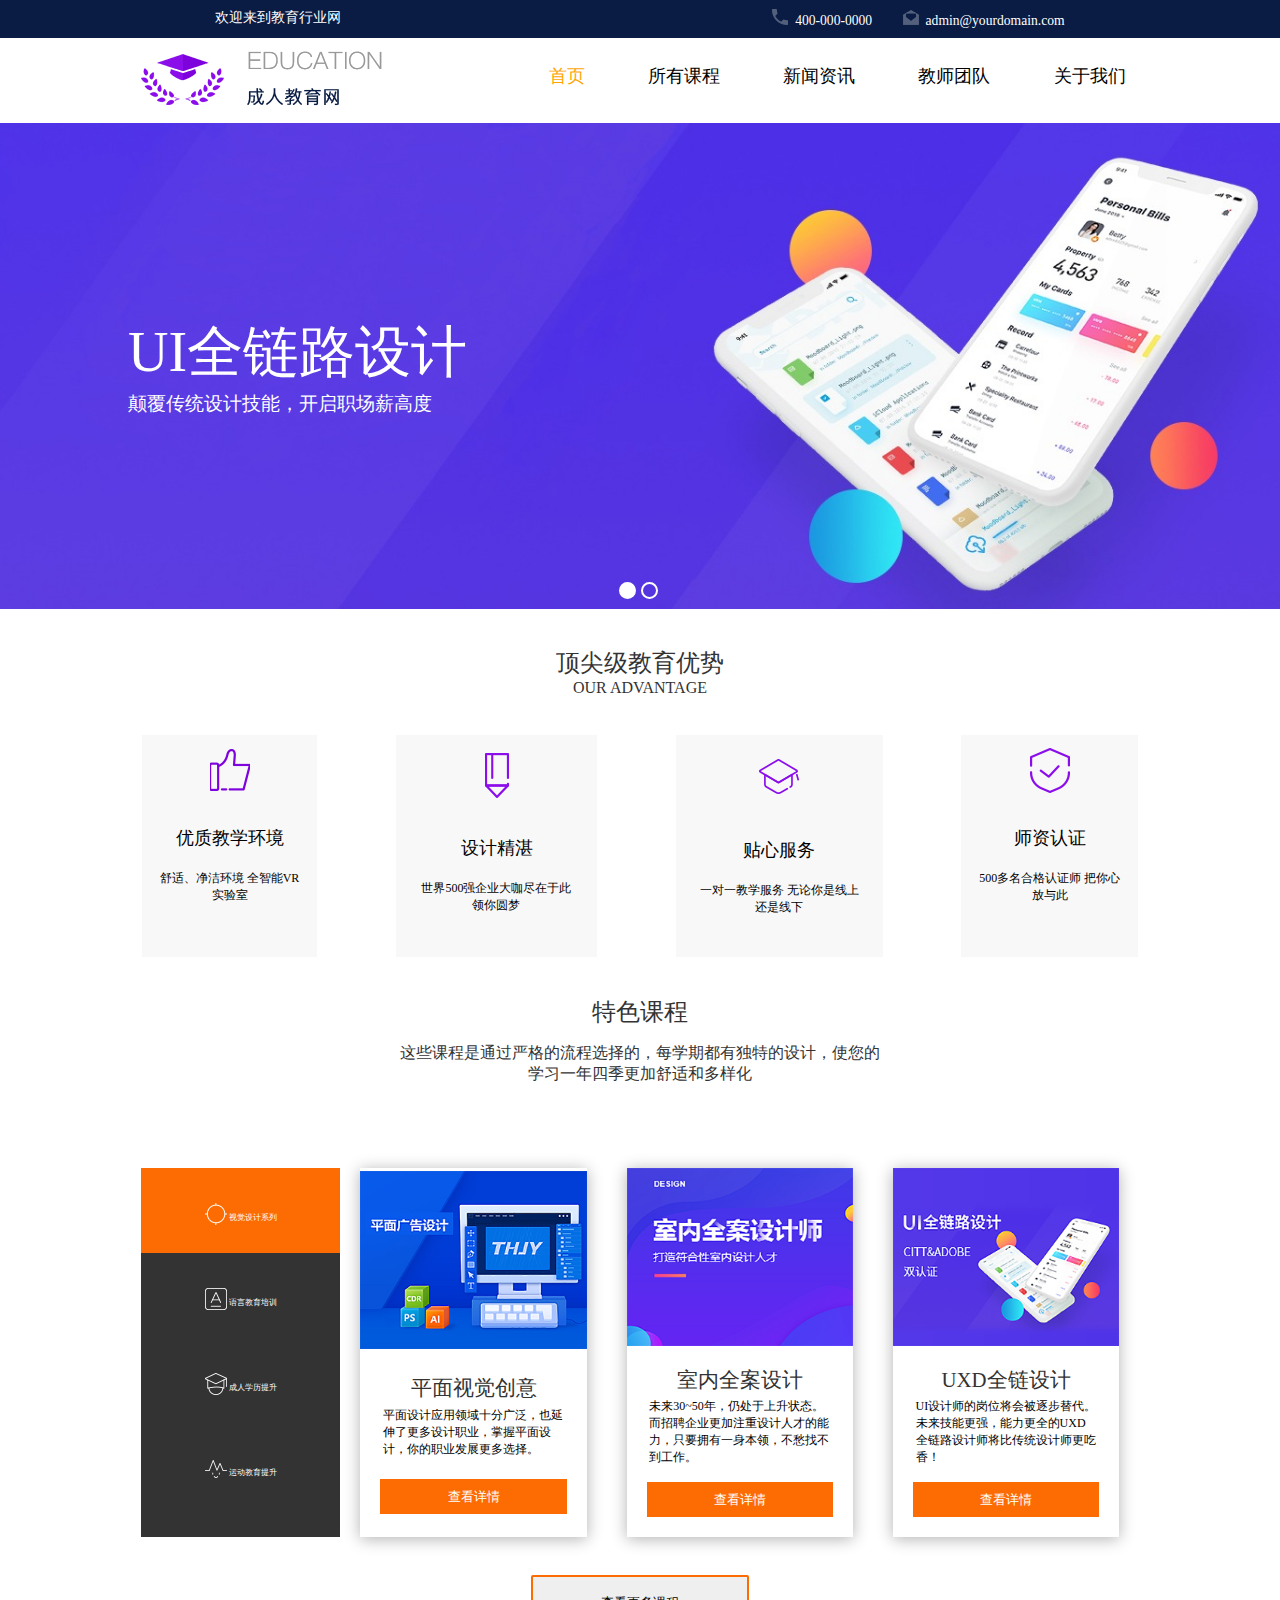
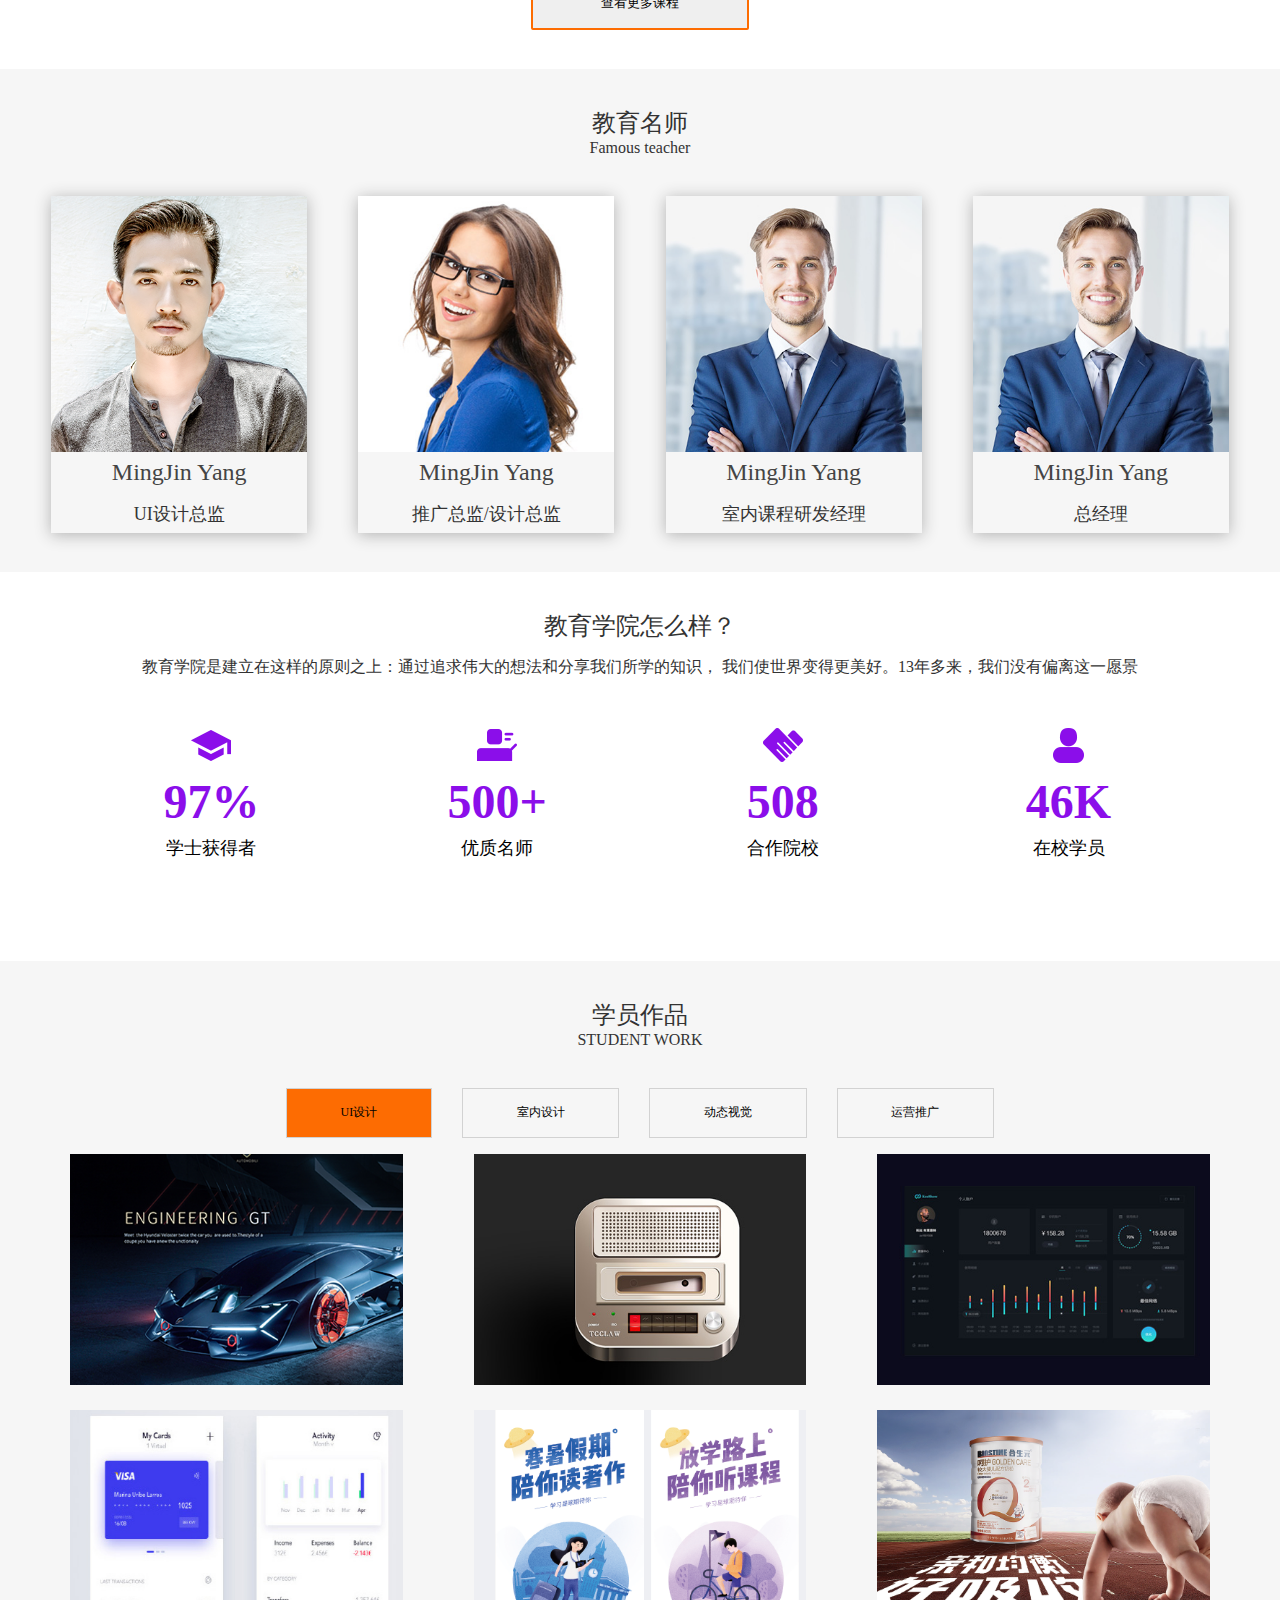
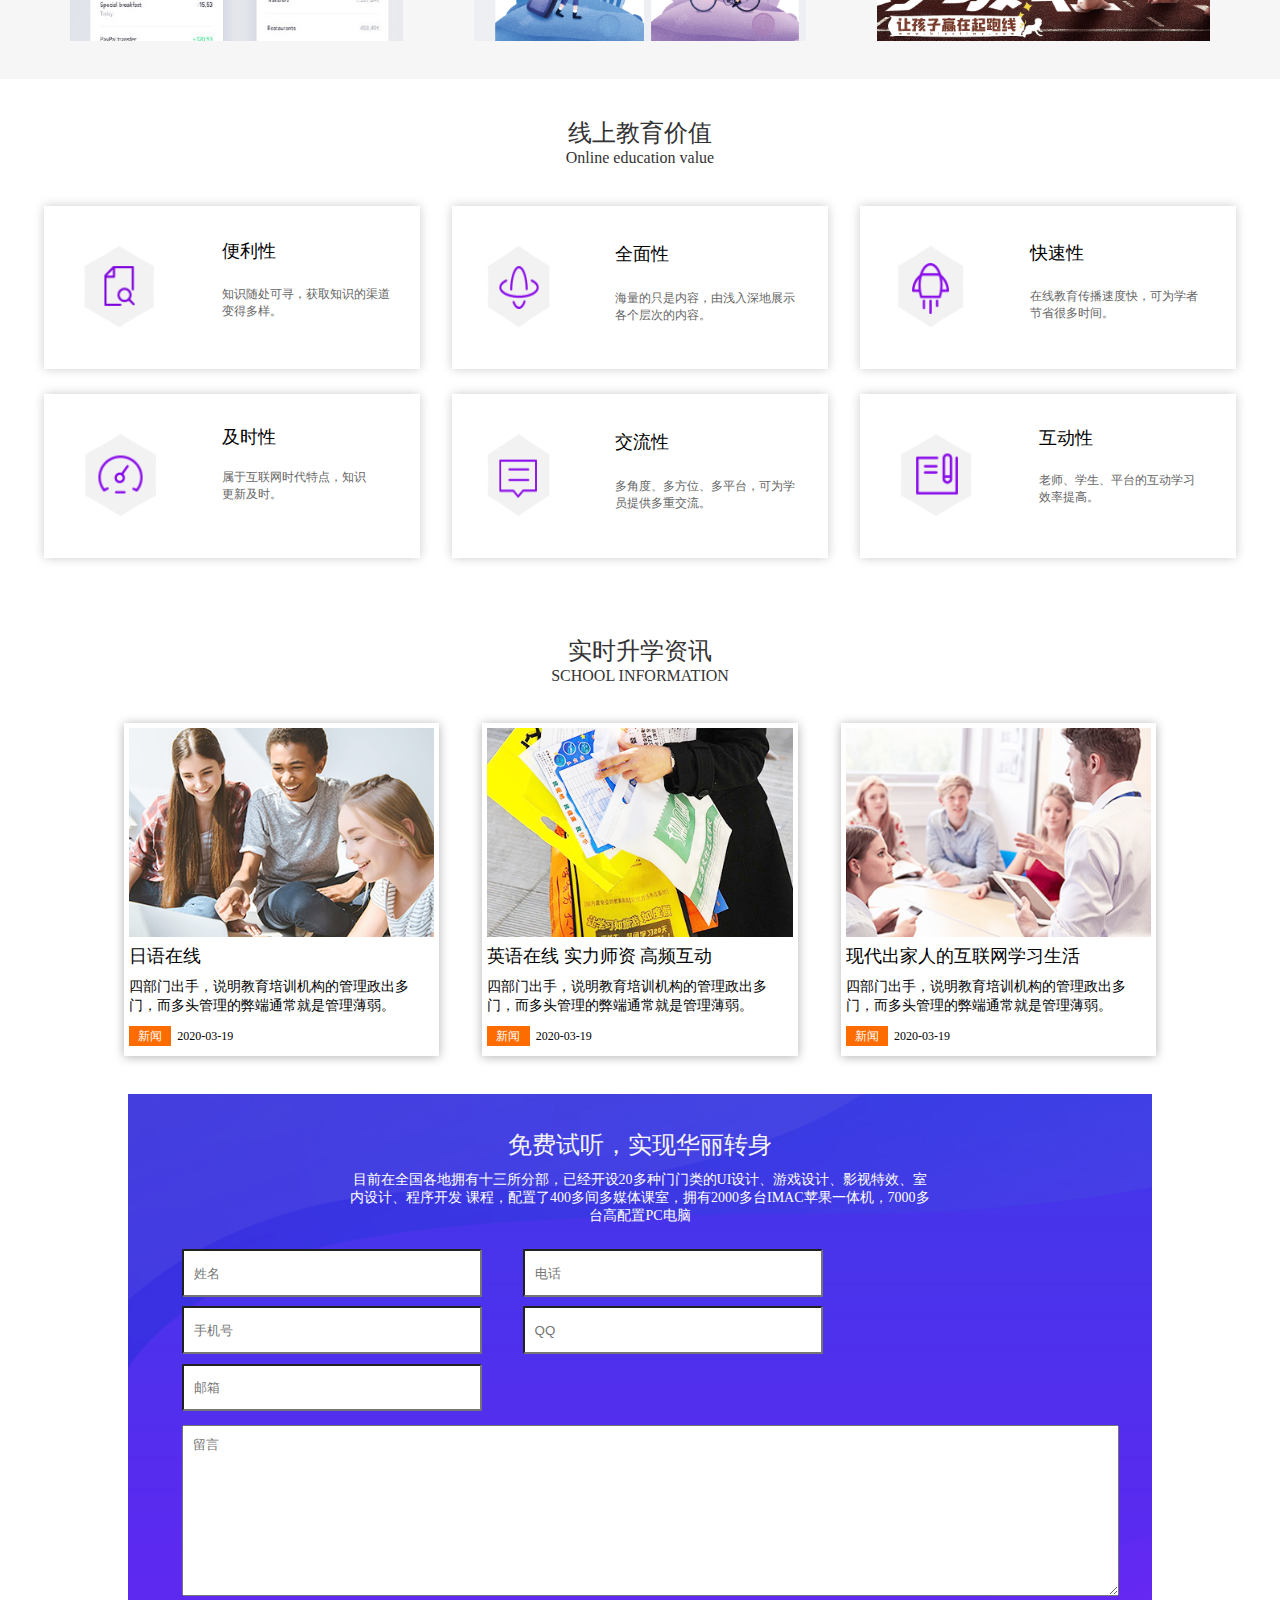
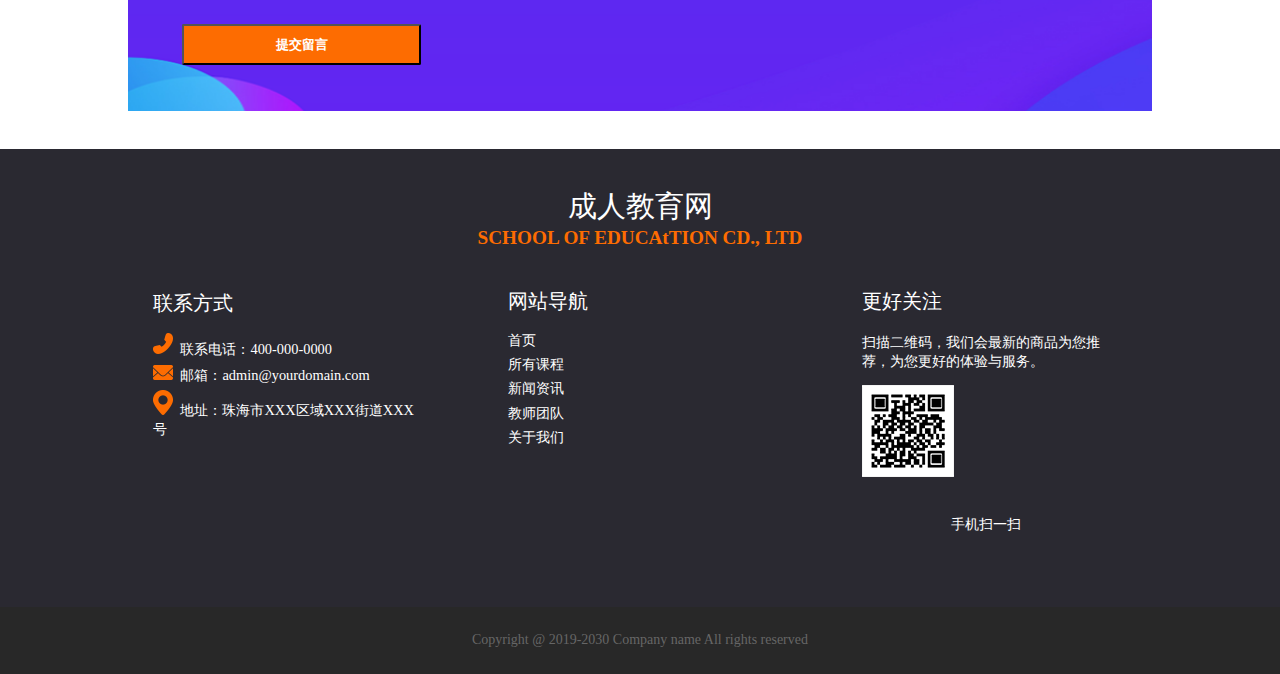
<file: index.html>
<!DOCTYPE html>
<html>
	<head>
		<meta charset="utf-8" />
		<meta name="viewport" content="width=device-width,initial-scale=1,minimum-scale=1,maximum-scale=1,user-scalable=no" />
		<link rel="stylesheet" type="text/css" href="css/index.css"/>
		<link rel="stylesheet" type="text/css" href="css/index_mobie.css"/>
		<link rel="stylesheet" type="text/css" href="css/web_animation.css"/>
		<script src="js/jquery-3.3.1.js" type="text/javascript" charset="utf-8"></script>
		<script src="js/index.js"></script>
		<script src="js/web_animation.js"></script>
		<title>成人教育网</title>
	</head>
	<body>
		<div id="wrap">
			<!-- 头部 -->
			<div id="header">
				<div class="header_left">
					欢迎来到教育行业网
				</div>
				<div class="header_right">
					<img src="img/footer_iphone.png" />&nbsp;
					<label>400-000-0000</label>&nbsp;&nbsp;&nbsp;&nbsp;&nbsp;&nbsp;&nbsp;&nbsp;
					<img src="img/footer_email.png" >&nbsp;
					<label>admin@yourdomain.com</label>
				</div>
			</div>
			<!-- 菜单栏部分 -->
			<div id="nav">
				<div class="nav_left">
					<label><img src="img/logo.png" ></label>
				</div>
				<div class="nav_right">
					<ul>
						<li><a href="index.html" style="color: orange;">首页</a></li>
						<li><a href="all_courses.html">所有课程</a></li>
						<li><a href="news_information.html">新闻资讯</a></li>
						<li><a href="teacher_team.html">教师团队</a></li>
						<li><a href="about_us.html">关于我们</a></li>
					</ul>
				</div>
				<!-- 手机端导航栏效果 -->
				<div class="nav_right_modile_wrap" onclick="navModile()">
					<div class="nav_right_modile">
						
					</div>
				</div>
			</div>
			<!-- 滚动图部分 -->
			<div id="column">
				<div class="column_text_wrap">
					<div id="column_move1" class="column_text_t">UI全链路设计</div>
					<div id="column_move2" class="column_text_f">颠覆传统设计技能，开启职场薪高度</div>
				</div>
				<ul>
					<li></li>
					<li></li>
				</ul>
			</div>
			<!-- 主要内容页 -->
			<div id="centent">
				<!-- 顶尖级教育优势 -->
				<div id="advantage">
					<div class="advantage_top">
						<div id="move2" class="text_title_top">
							顶尖级教育优势
						</div>
						<div class="text_title_foot">
							OUR ADVANTAGE
						</div>
					</div>
					<div id="advantage_move" class="advantage_foot">
						<div class="adv_f advantage_foot1">
							<div class="advantage_foot_up">
								
							</div>
							<div class="advantage_foot_middle">
								<p>优质教学环境</p>
							</div>
							<div class="advantage_foot_down">
								舒适、净洁环境 全智能VR实验室
							</div>
						</div>
						<div class="adv_f advantage_foot2">
							<div class="advantage_foot_up">
								
							</div>
							<div class="advantage_foot_middle">
								<p>设计精湛</p>
							</div>
							<div class="advantage_foot_down">
								世界500强企业大咖尽在于此 领你圆梦
							</div>
						</div>
						<div class="adv_f advantage_foot3">
							<div class="advantage_foot_up">
								
							</div>
							<div class="advantage_foot_middle">
								<p>贴心服务</p>
							</div>
							<div class="advantage_foot_down">
								一对一教学服务 无论你是线上还是线下
							</div>
						</div>
						<div class="adv_f advantage_foot4">
							<div class="advantage_foot_up">
								
							</div>
							<div class="advantage_foot_middle">
								<p>师资认证</p>
							</div>
							<div class="advantage_foot_down">
								500多名合格认证师 把你心放与此
							</div>
						</div>
					</div>
				</div>
				<!-- 特色课程 -->
				<div id="characteristic_course">
					<!-- 特色课程【头部】 -->
					<div class="characteristic_course_top">
						<div class="text_title_top">
							特色课程
						</div></br>
						<div class="text_title_foot">
							这些课程是通过严格的流程选择的，每学期都有独特的设计，使您的</br>
							学习一年四季更加舒适和多样化 
						</div>
					</div>
					<!-- 特色课程【尾部】 -->
					<div id="course" class="characteristic_course_foot">
						<div class="characteristic_course_foot_left">
							<!-- 1、视觉设计系列 -->
							<div class="ccfleft characteristic_course_foot_left1">
								<span><img src="img/characteristic_course_img1.png" ></span>
								视觉设计系列
							</div>
							<!-- 2、语言教育培训 -->
							<div class="ccfleft characteristic_course_foot_left2">
								<span><img src="img/characteristic_course_img2.png" ></span>
								语言教育培训
							</div>
							<!-- 3、成人学历提升 -->
							<div class="ccfleft characteristic_course_foot_left3">
								<span><img src="img/characteristic_course_img3.png" ></span>
								成人学历提升
							</div>
							<!-- 4、运动教育提升 -->
							<div class="ccfleft characteristic_course_foot_left4">
								<span><img src="img/characteristic_course_img4.png" ></span>
								运动教育提升
							</div>
						</div>
						<div class="characteristic_course_foot_right">
							<!-- 一、视觉设计系列 -->
							<div style="display: flex;" class="ccfright_warp characteristic_course_foot_right_one">
								<!-- 视觉设计系列、左div -->
								<div class="ccfright characteristic_course_foot_right_one_1">
									<div class="ccfright_up">
										<a href="#"><img src="img/ccfright1_img_1.png" width="100%" height="100%" ></a>
									</div>
									<div class="ccfright_center">
										<p><a href="#">平面视觉创意</a></p>
										<div>平面设计应用领域十分广泛，也延伸了更多设计职业，掌握平面设计，你的职业发展更多选择。</div>
									</div>
									<div class="ccfright_down">
										<input type="button" name="" id="" value="查看详情" />
									</div>
								</div>
								<!-- 视觉设计系列、中div -->
								<div class="ccfright characteristic_course_foot_right_one_2">
									<div class="ccfright_up">
										<a href="#"><img src="img/ccfright1_img_2.png" ></a>
									</div>
									<div class="ccfright_center">
										<p><a href="#">室内全案设计</a></p>
										<div>未来30~50年，仍处于上升状态。而招聘企业更加注重设计人才的能力，只要拥有一身本领，不愁找不到工作。</div>
									</div>
									<div class="ccfright_down">
										<input type="button" name="" id="" value="查看详情" />
									</div>
								</div>
								<!-- 视觉设计系列、右div -->
								<div class="ccfright characteristic_course_foot_right_one_3">
									<div class="ccfright_up">
										<a href="#"><img src="img/ccfright1_img_3.png" ></a>
									</div>
									<div class="ccfright_center">
										<p><a href="#">UXD全链设计</a></p>
										<div>UI设计师的岗位将会被逐步替代。未来技能更强，能力更全的UXD全链路设计师将比传统设计师更吃香！</div>
									</div>
									<div class="ccfright_down">
										<input type="button" name="" id="" value="查看详情" />
									</div>
								</div>
							</div>
							<!-- 二、语言教育培训 -->
							<div class="ccfright_warp characteristic_course_foot_right_two">
								<!-- 语言教育培训、左div -->
								<div class="ccfright characteristic_course_foot_right_two_1">
									<div class="ccfright_up">
										<a href="#"><img src="img/ccfright2_img_1.png" ></a>
									</div>
									<div class="ccfright_center">
										<p><a href="#">法语课程</a></p>
										<div>未来30~50年，仍处于上升状态。而招聘企业更加注重设计人才的能力，只要拥有一身本领，不愁找不到工作。</div>
									</div>
									<div class="ccfright_down">
										<input type="button" name="" id="" value="查看详情" />
									</div>
								</div>
								<!-- 语言教育培训、中div -->
								<div class="ccfright characteristic_course_foot_right_two_2">
									<div class="ccfright_up">
										<a href="#"><img src="img/ccfright2_img_2.png" ></a>
									</div>
									<div class="ccfright_center">
										<p><a href="#">英语课程</a></p>
										<div>未来30~50年，仍处于上升状态。而招聘企业更加注重设计人才的能力，只要拥有一身本领，不愁找不到工作。</div>
									</div>
									<div class="ccfright_down">
										<input type="button" name="" id="" value="查看详情" />
									</div>
								</div>
								<!-- 语言教育培训、右div -->
								<div class="ccfright characteristic_course_foot_right_two_3">
									<div class="ccfright_up">
										<a href="#"><img src="img/ccfright2_img_3.png" ></a>
									</div>
									<div class="ccfright_center">
										<p><a href="#">摄影课程</a></p>
										<div>未来30~50年，仍处于上升状态。而招聘企业更加注重设计人才的能力，只要拥有一身本领，不愁找不到工作。</div>
									</div>
									<div class="ccfright_down">
										<input type="button" name="" id="" value="查看详情" />
									</div>
								</div>
							</div>
							<!-- 三、成人学历提升 -->
							<div class="ccfright_warp characteristic_course_foot_right_three">
								<!-- 成人学历提升、左div -->
								<div class="ccfright characteristic_course_foot_right_three_1">
									<div class="ccfright_up">
										<a href="#"><img src="img/ccfright3_img_1.png" ></a>
									</div>
									<div class="ccfright_center">
										<p><a href="#">数字营销课程</a></p>
										<div>未来30~50年，仍处于上升状态。而招聘企业更加注重设计人才的能力，只要拥有一身本领，不愁找不到工作。</div>
									</div>
									<div class="ccfright_down">
										<input type="button" name="" id="" value="查看详情" />
									</div>
								</div>
								<!-- 成人学历提升、中div -->
								<div class="ccfright characteristic_course_foot_right_three_2">
									<div class="ccfright_up">
										<a href="#"><img src="img/ccfright3_img_2.png" ></a>
									</div>
									<div class="ccfright_center">
										<p><a href="#">教师实践评估过程</a></p>
										<div>未来30~50年，仍处于上升状态。而招聘企业更加注重设计人才的能力，只要拥有一身本领，不愁找不到工作。</div>
									</div>
									<div class="ccfright_down">
										<input type="button" name="" id="" value="查看详情" />
									</div>
								</div>
								<!-- 成人学历提升、右div -->
								<div class="ccfright characteristic_course_foot_right_three_3">
									<div class="ccfright_up">
										<a href="#"><img src="img/ccfright3_img_3.png" ></a>
									</div>
									<div class="ccfright_center">
										<p><a href="#">法律实践课程</a></p>
										<div>未来30~50年，仍处于上升状态。而招聘企业更加注重设计人才的能力，只要拥有一身本领，不愁找不到工作。</div>
									</div>
									<div class="ccfright_down">
										<input type="button" name="" id="" value="查看详情" />
									</div>
								</div>
							</div>
							<!-- 四、运动教育提升 -->
							<div class="ccfright_warp characteristic_course_foot_right_three">
								<!-- 运动教育提升、左div -->
								<div class="ccfright characteristic_course_foot_right_two_1">
									<div class="ccfright_up">
										<a href="#"><img src="img/ccfright4_img_1.png" ></a>
									</div>
									<div class="ccfright_center">
										<p><a href="#">越野单车</a></p>
										<div>未来30~50年，仍处于上升状态。而招聘企业更加注重设计人才的能力，只要拥有一身本领，不愁找不到工作。</div>
									</div>
									<div class="ccfright_down">
										<input type="button" name="" id="" value="查看详情" />
									</div>
								</div>
								<!-- 运动教育提升、中div -->
								<div class="ccfright characteristic_course_foot_right_two_2">
									<div class="ccfright_up">
										<a href="#"><img src="img/ccfright4_img_2.png" ></a>
									</div>
									<div class="ccfright_center">
										<p><a href="#">室内瑜伽</a></p>
										<div>未来30~50年，仍处于上升状态。而招聘企业更加注重设计人才的能力，只要拥有一身本领，不愁找不到工作。</div>
									</div>
									<div class="ccfright_down">
										<input type="button" name="" id="" value="查看详情" />
									</div>
								</div>
								<!-- 运动教育提升、右div -->
								<div class="ccfright characteristic_course_foot_right_two_3">
									<div class="ccfright_up">
										<a href="#"><img src="img/ccfright4_img_3.png" ></a>
									</div>
									<div class="ccfright_center">
										<p><a href="#">恒温游泳</a></p>
										<div>未来30~50年，仍处于上升状态。而招聘企业更加注重设计人才的能力，只要拥有一身本领，不愁找不到工作。</div>
									</div>
									<div class="ccfright_down">
										<input type="button" name="" id="" value="查看详情" />
									</div>
								</div>
							</div>
						</div>
					</div>
					<!-- 特色课程【尾部-查看课程】 -->
					<div class="characteristic_course_down">
						<a href="all_courses.html">
							<button type="button" class="button_default01 btnaSet">查看更多课程</button>
						</a>
					</div>
				</div>
				<!-- 教育名师 -->
				<div id="famous_teacher">
					<div class="famous_teacher_top">
						<div class="characteristic_course_top">
							<div class="text_title_top">
								教育名师
							</div>
							<div class="text_title_foot">
								Famous teacher
							</div>
						</div>
					</div>
					<div id="teacher_move" class="famous_teacher_foot">
						<div class="ftfeacher famous_teacher_foot_left">
							<div class="imgs1">
								<div class="ftfeacher_up">
								
							</div>
							</div>
							
							<div class="ftfeacher_middle">
								MingJin Yang
							</div>
							<div class="ftfeacher_down">
								<p>UI设计总监</p>
							</div>
						</div>
						<div class="ftfeacher famous_teacher_foot_center">
						 <div class="imgs1">
							<div class="ftfeacher_up">
								
							</div>
						 </div>
							<div class="ftfeacher_middle">
								MingJin Yang
							</div>
							<div class="ftfeacher_down">
								<p>推广总监/设计总监</p>
							</div>
						</div>
						<div class="ftfeacher famous_teacher_foot_right">
						  <div class="imgs1">
							<div class="ftfeacher_up">
								
							</div>
						  </div> 
							<div class="ftfeacher_middle">
								MingJin Yang
							</div>
							<div class="ftfeacher_down">
								室内课程研发经理
							</div>
						</div>
						<div class="ftfeacher famous_teacher_foot_right2">
						  <div class="imgs1">
							<div class="ftfeacher_up">
								
							</div>
						  </div>
							<div class="ftfeacher_middle">
								MingJin Yang
							</div>
							<div class="ftfeacher_down">
								总经理
							</div>
						</div>
					</div>
				</div>
				<!-- 教育学院 -->
				<div id="school_education">
					<div class="school_education_top">
						<div class="text_title_top">
							教育学院怎么样？
						</div></br>
						<div class="text_title_foot">
							教育学院是建立在这样的原则之上：通过追求伟大的想法和分享我们所学的知识，
							我们使世界变得更美好。13年多来，我们没有偏离这一愿景
						</div>
					</div>
					<div id="education_move" class="school_education_foot">
						<div class="sef_education school_education_foot1">
							<img src="img/school_education_img1.png" >
							<div class="school_education_foots_centent">
								97%
							</div>
							<div class="school_education_foots_down">
								学士获得者
							</div>
						</div>
						<div class="sef_education school_education_foot2">
							<img src="img/school_education_img2.png" >
							<div class="school_education_foots_centent">
								500+
							</div>
							<div class="school_education_foots_down">
								优质名师
							</div>
						</div>
						<div class="sef_education school_education_foot3">
							<img src="img/school_education_img3.png" >
							<div class="school_education_foots_centent">
								508
							</div>
							<div class="school_education_foots_down">
								合作院校
							</div>
						</div>
						<div class="sef_education school_education_foot4">
							<img src="img/school_education_img4.png" >
							<div class="school_education_foots_centent">
								46K
							</div>
							<div class="school_education_foots_down">
								在校学员
							</div>
						</div>
					</div>
				</div>
				<!-- 学员作品 -->
				<div id="college_work">
					<div class="college_work_top">
						<div class="text_title_top">
							学员作品
						</div>
						<div class="text_title_foot">
							STUDENT WORK
						</div>
					</div>
					<div class="college_work_cen">
						<div class="cw_center uicolor" >
							UI设计
						</div>
						<div class="cw_center">
							室内设计
						</div>
						<div class="cw_center">
							动态视觉
						</div>
						<div class="cw_center">
							运营推广
						</div>
					</div>
					<div style="display: flex;" class="cw_foot_wrap college_work_foot1">
						<div class="cw_foot"></div>
						<div class="cw_foot"></div>
						<div class="cw_foot"></div>
						<div class="cw_foot"></div>
						<div class="cw_foot"></div>
						<div class="cw_foot"></div>
					</div>
					<div class="cw_foot_wrap college_work_foot2">
						<div class="cw_foot"></div>
						<div class="cw_foot"></div>
						<div class="cw_foot"></div>
						<div class="cw_foot"></div>
						<div class="cw_foot"></div>
						<div class="cw_foot"></div>
					</div>
					<div class="cw_foot_wrap college_work_foot3">
						<div class="cw_foot"></div>
						<div class="cw_foot"></div>
						<div class="cw_foot"></div>
						<div class="cw_foot"></div>
						<div class="cw_foot"></div>
						<div class="cw_foot"></div>
					</div>
					<div class="cw_foot_wrap college_work_foot4">
						<div class="cw_foot"></div>
						<div class="cw_foot"></div>
						<div class="cw_foot"></div>
						<div class="cw_foot"></div>
						<div class="cw_foot"></div>
						<div class="cw_foot"></div>
					</div>
				</div>
				<!-- 线上教育价值 -->
				<div id="educational_value">
					<div class="educational_value_top">
						<div class="text_title_top">
							线上教育价值
						</div>
						<div class="text_title_foot">
							Online education value
						</div>
					</div>
					<div id="college_move" class="educational_value_foot">
						<!-- <div class="educational_value_foot_top"> -->
							<div class="evf_foot educational_value_foot1">
								<div class="evf_foot_left">
									<img src="img/educational_value_img1.png" >
								</div>
								<div class="evf_foot_right">
									<div class="evf_foot_right_up">
										便利性
									</div>
									<div class="evf_foot_right_down">
										知识随处可寻，获取知识的渠道变得多样。
									</div>
								</div>
							</div>
							<div class="evf_foot educational_value_foot2">
								<div class="evf_foot_left">
									<img src="img/educational_value_img2.png" >
								</div>
								<div class="evf_foot_right">
									<div class="evf_foot_right_up">
										全面性
									</div>
									<div class="evf_foot_right_down">
										海量的只是内容，由浅入深地展示各个层次的内容。
									</div>
								</div>
							</div>
							<div class="evf_foot educational_value_foot3">
								<div class="evf_foot_left">
									<img src="img/educational_value_img3.png" >
								</div>
								<div class="evf_foot_right">
									<div class="evf_foot_right_up">
										快速性
									</div>
									<div class="evf_foot_right_down">
										在线教育传播速度快，可为学者节省很多时间。
									</div>
								</div>
							</div>
						<!-- </div> -->
						<!-- <div class="educational_value_foot_foot"> -->
							<div class="evf_foot educational_value_foot4">
								<div class="evf_foot_left">
									<img src="img/educational_value_img4.png" >
								</div>
								<div class="evf_foot_right">
									<div class="evf_foot_right_up">
										及时性
									</div>
									<div class="evf_foot_right_down">
										属于互联网时代特点，知识更新及时。
									</div>
								</div>
							</div>
							<div class="evf_foot educational_value_foot5">
								<div class="evf_foot_left">
									<img src="img/educational_value_img5.png" >
								</div>
								<div class="evf_foot_right">
									<div class="evf_foot_right_up">
										交流性
									</div>
									<div class="evf_foot_right_down">
										多角度、多方位、多平台，可为学员提供多重交流。
									</div>
								</div>
							</div>
							
							<div class="evf_foot educational_value_foot6">
								<div class="evf_foot_left">
									<img src="img/educational_value_img6.png" >
								</div>
								<div class="evf_foot_right">
									<div class="evf_foot_right_up">
										互动性
									</div>
									<div class="evf_foot_right_down">
										老师、学生、平台的互动学习效率提高。
									</div>
								</div>
							</div>
						<!-- </div> -->
					</div>
				</div>
				<!-- 实时升学资讯 -->
				<div id="entrance_information">
					<div class="entrance_information_top">
						<div class="text_title_top">
							实时升学资讯
						</div>
						<div class="text_title_foot">
							SCHOOL INFORMATION
						</div>
					</div>
					<div id="entrance_move" class="entrance_information_foot">
						<div class="eif_foot entrance_information_foot1">
							<div class="eif_foot_News_img">
								<a href="#"><img src="img/entrance_information_img1.png" ></a>
							</div>
							<div class="eif_foot_newTitle">
								日语在线
							</div>
							<div class="eif_foot_newDeta">
								四部门出手，说明教育培训机构的管理政出多门，而多头管理的弊端通常就是管理薄弱。
							</div>
							<div class="eif_foot_newSort">
								<span>新闻</span>
								<span>2020-03-19</span>
							</div>
						</div>
						<div class="eif_foot entrance_information_foot2">
							<div class="eif_foot_News_img">
								<!-- <a href="#"></a> -->
								<a href="#"><img src="img/entrance_information_img2.png" ></a>
							</div>
							<div class="eif_foot_newTitle">
								英语在线 实力师资 高频互动
							</div>
							<div class="eif_foot_newDeta">
								四部门出手，说明教育培训机构的管理政出多门，而多头管理的弊端通常就是管理薄弱。
							</div>
							<div class="eif_foot_newSort">
								<span>新闻</span>
								<span>2020-03-19</span>
							</div>
						</div>
						<div class="eif_foot entrance_information_foot2">
							<div class="eif_foot_News_img">
								<!-- <a href="#"></a> -->
								<a href="#"><img src="img/entrance_information_img3.png" ></a>
							</div>
							<div class="eif_foot_newTitle">
								现代出家人的互联网学习生活
							</div>
							<div class="eif_foot_newDeta">
								<!-- 许多社区学院提供承诺项目，向符合条件的学生提供免学费奖励-主要是向有佩尔助学金资格的学生提供。 -->
								四部门出手，说明教育培训机构的管理政出多门，而多头管理的弊端通常就是管理薄弱。
							</div>
							<div class="eif_foot_newSort">
								<span>新闻</span>
								<span>2020-03-19</span>
							</div>
						</div>
					</div>
				</div>
				<!-- 免费试听华丽转身 -->
				<div id="table_warp">
					<div class="table_one">
						免费试听，实现华丽转身
					</div>
					<div class="table_two">
						目前在全国各地拥有十三所分部，已经开设20多种门门类的UI设计、游戏设计、影视特效、室内设计、程序开发
						课程，配置了400多间多媒体课室，拥有2000多台IMAC苹果一体机，7000多台高配置PC电脑
					</div>
					<div id="boo" class="table_there">
						<input type="text" id="" value="" placeholder="姓名" />
						<input type="text" id="" value="" placeholder="电话" />
						<input type="text" id="" value="" placeholder="手机号" />
						<input type="text" id="" value="" placeholder="QQ" />
						<input type="text" id="" value="" placeholder="邮箱" />
						<textarea name="message" cols="50" rows="10" placeholder="留言"></textarea>
						<input type="submit" id="" name="" value="提交留言"/>
					</div>
				</div>
				<!-- 页脚 -->
				<div id="foot">
					<div class="foot_up">
						<div class="foot_up_title_one">
							成人教育网
						</div>
						<div class="foot_up_title_two">
							SCHOOL OF EDUCAtTION CD., LTD
						</div>
					</div>
					<div class="foot_up_contet">
						<div class="foot_up_contet_left">
							<div class="fucl_title">联系方式</div>
							<div class="fucl_title1">
								<img src="img/foot_img1.png" >
								&nbsp;联系电话：400-000-0000
							</div>
							<div class="fucl_title2">
								<img src="img/foot_img2.png" >
								&nbsp;邮箱：admin@yourdomain.com
							</div>
							<div class="fucl_title3">
								<img src="img/foot_img3.png" >
								&nbsp;地址：珠海市XXX区域XXX街道XXX号
							</div>
						</div>
						<div class="foot_up_contet_middle">
							<div class="fucl_title">网站导航</div>
							<ul>
								<li><a href="index.html">首页</a></li>
								<li><a href="all_courses.html">所有课程</a></li>
								<li><a href="news_information.html">新闻资讯</a></li>
								<li><a href="teacher_team.html">教师团队</a></li>
								<li><a href="about_us.html">关于我们</a></li>
							</ul>
						</div>
						<div class="foot_up_contet_right">
							<div class="fucl_title">
								更好关注
							</div>
							<div class="foot_up_contet_right_middle">
								扫描二维码，我们会最新的商品为您推荐，为您更好的体验与服务。
							</div>
							<div id="foot_up_contet_right_down">
								<div class="foot_up_contet_right_down1">
									<img src="img/url.png" >
								</div>
								<div class="foot_up_contet_right_down2">
									手机扫一扫
								</div>
							</div>
						</div>
					</div>
					<div class="foot_down">
						Copyright @ 2019-2030 Company name All rights reserved
					</div>
				</div>
			</div>
			<!-- 手机端导航栏 -->
			<div id="nav_mobile">
				<div class="nav_mobile_all nav_mobile1">
					<a href="index.html"><img src="img/nav_mobile_img1.png" ></a>
					<a href="index.html">首页</a>
				</div>
				<div class="nav_mobile_all nav_mobile2">
					<a href="all_courses.html"><img src="img/nav_mobile_img2.png" ></a>
					<a href="all_courses.html">所有课程</a>
				</div>
				<div class="nav_mobile_all nav_mobile3">
					<a href="news_information.html"><img src="img/nav_mobile_img3.png" ></a>
					<a href="news_information.html">新闻资讯</a>
				</div>
				<div class="nav_mobile_all nav_mobile4">
					<a href="teacher_team.html"><img src="img/nav_mobile_img4.png" ></a>
					<a href="teacher_team.html">教师团队</a>
				</div>
				<div class="nav_mobile_all nav_mobile5">
					<a href="about_us.html"><img src="img/nav_mobile_img5.png" ></a>
					<a href="about_us.html">关于我们</a>
				</div>
			</div>
			<!-- 最右边边按钮点击后的结构 -->
			<div id="nav_mobile_w">
				<div class="nav_mobile_w_top">
					<img src="img/nav_modile_background_w.png" onclick="navModiles()">
				</div>
				<div class="nav_mobile_w_foot">
					<ul>
						<li><a href="index.html">首页</a></li>
						<li><a href="all_courses.html">所有课程</a></li>
						<li><a href="news_information.html">新闻资讯</a></li>
						<li><a href="teacher_team.html">教师团队</a></li>
						<li><a href="about_us.html">关于我们</a></li>
					</ul>
				</div>
			</div>
			<!-- 手机端导航栏被点击后的效果 -->
			<script type="text/javascript">
				function navModile(){
					 $("#nav_mobile_w").slideDown(500); 
				}
				function navModiles(){
					$("#nav_mobile_w").slideUp(500);
				}
			</script>
		</div>
	</body>
</html>
</file>
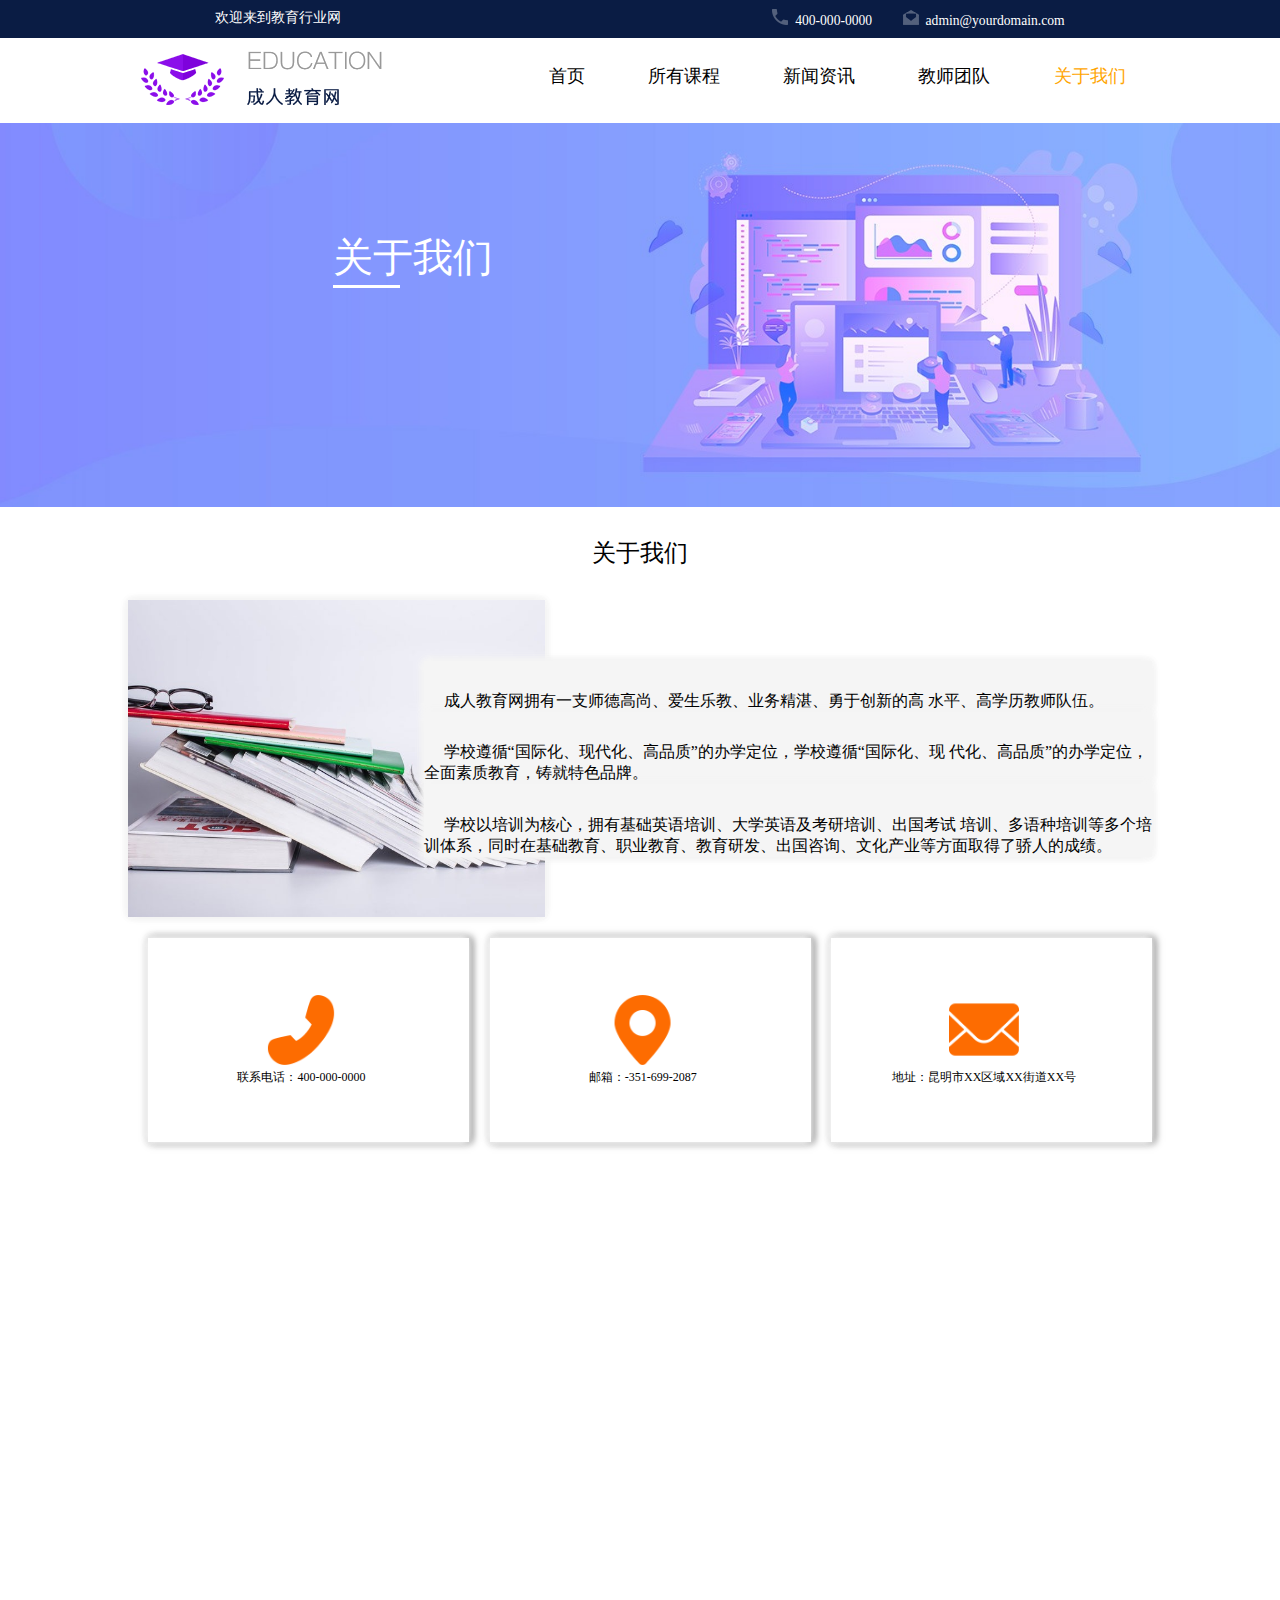
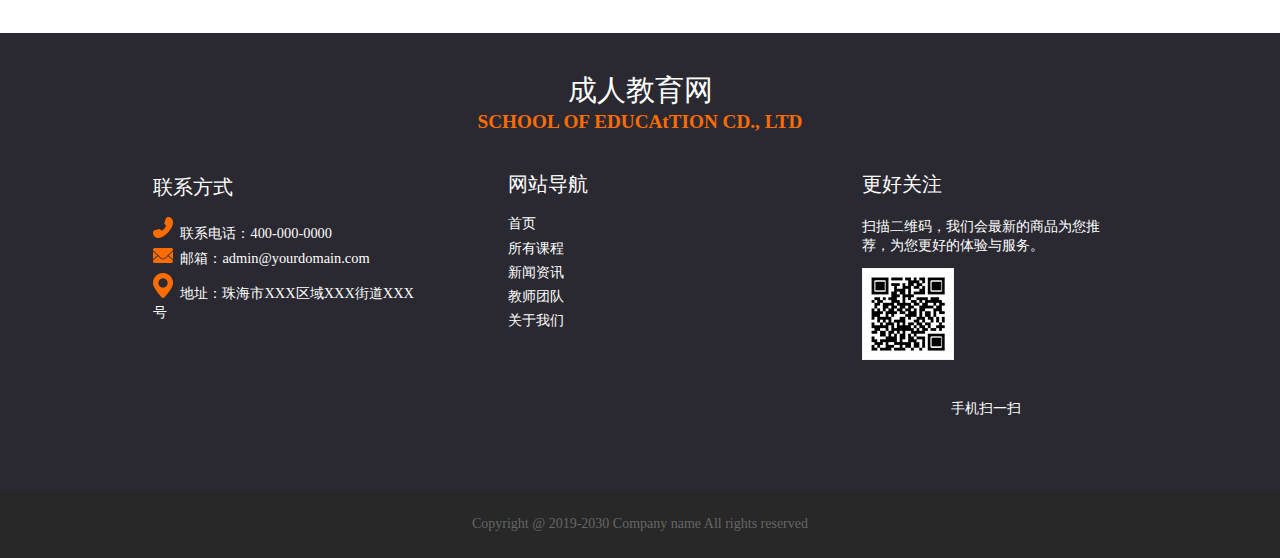
<file: about_us.html>
<!DOCTYPE html>
<html>
	<head>
		<meta charset="utf-8">
		<meta name="viewport" content="width=device-width,initial-scale=1,minimum-scale=1,maximum-scale=1,user-scalable=no" />
		<link rel="stylesheet" href="css/about-usphone.css" />
		<link rel="stylesheet" type="text/css" href="css/about_us.css"/>
		<script src="js/jquery-3.3.1.js" type="text/javascript" charset="utf-8"></script>
		<script src="js/web_animation.js" type="text/javascript" charset="utf-8"></script>
		<link rel="stylesheet" type="text/css" href="css/web_animation.css"/>
		<script type="text/javascript" src="//api.map.baidu.com/api?v=2.0&ak=fmnniosXxifquMmoShpSNRa9vmb784Yk"></script>
		<title>关于我们</title>
		<style type="text/css">
			
	     #allmap {
		width: 80vw;
		height: 50vh;
		overflow: hidden;
		margin:0;
		font-family:"微软雅黑";
		}
	</style>
	</head>
	<body>
		<div id="wrap">
			<!-- 头部 -->
			<div id="header">
				<div class="header_left">
					欢迎来到教育行业网
				</div>
				<div class="header_right">
					<img src="img/footer_iphone.png" />&nbsp;
					<label>400-000-0000</label>&nbsp;&nbsp;&nbsp;&nbsp;&nbsp;&nbsp;&nbsp;&nbsp;
					<img src="img/footer_email.png" >&nbsp;
					<label>admin@yourdomain.com</label>
				</div>
			</div>
			<!-- 菜单栏部分 -->
			<div id="nav">
				<div class="nav_left">
					<label><img src="img/logo.png" ></label>
				</div>
				<div class="nav_right">
					<ul>
						<li><a href="index.html">首页</a></li>
						<li><a href="all_courses.html">所有课程</a></li>
						<li><a href="news_information.html">新闻资讯</a></li>
						<li><a href="teacher_team.html">教师团队</a></li>
						<li><a href="about_us.html" style="color: orange;">关于我们</a></li>
					</ul>
				</div>
				<!-- 手机端导航栏效果 -->
				<div class="nav_right_modile_wrap">
					<div class="nav_right_modile" onclick="navModile()">
						
					</div>
				</div>
			</div>
			<!-- 滚动图部分 -->
			<div id="column">
				<div id="column_move1" class="column_text_wrap">
					<div class="column_text_t">关于我们</div>
					<div class="column_text_f"></div>
				</div>
			</div>
<!-- ————————————————————————【头部】划分线—————————————————————————————— -->
			<div class="content">
				<div class="centent_top">
					关于我们
				</div>
				
				<div id="boo" class="content-2">
					<div class="left-con2">
						<img id="phoneChang" src="./img/1584517505958f9f31ba74b585b92.jpg" width="100%" height="100%"/>
					</div>
					<div class="right-con2" >
						<p class="right_con2-1 bodercon2">
							&nbsp;&nbsp;&nbsp;&nbsp;&nbsp;成人教育网拥有一支师德高尚、爱生乐教、业务精湛、勇于创新的高 水平、高学历教师队伍。 
						</p>
						<p class="right_con2-2 bodercon2">
							&nbsp;&nbsp;&nbsp;&nbsp;&nbsp;学校遵循“国际化、现代化、高品质”的办学定位，学校遵循“国际化、现 代化、高品质”的办学定位，全面素质教育，铸就特色品牌。
						</p>
						<p class="right_con2-3 bodercon2">
							&nbsp;&nbsp;&nbsp;&nbsp;&nbsp;学校以培训为核心，拥有基础英语培训、大学英语及考研培训、出国考试 培训、多语种培训等多个培训体系，同时在基础教育、职业教育、教育研发、出国咨询、文化产业等方面取得了骄人的成绩。 
						</p>
					</div>
				</div>	
				<div class="content-3">
					<ul>
						<li>
							<div class="boderimg boder-pad1">
								<img  src="img/1584523786194b36d24334d4fa8d7.png" width="70px" height="70px"/><br />
						        <p>联系电话：400-000-0000</p>
							</div>
							
						</li>
						<li>
							<div class="boderimg boder-pad2">
								<img src="img/1584523786197a43ed8485ce81b9d.png" width="70px" height="70px"/><br />
						        <p>邮箱：-351-699-2087</p>
						        
							</div>
						</li>
						<li>
							<div class="boderimg">
								<img src="img/158452378619827ede68e974f0343.png"   width="70px" height="70px"/><br />
								
						       <div id="center1">
						       	<p>地址：昆明市XX区域XX街道XX号</p>
						       </div> 
							</div>
						</li>
					</ul>
				</div>
				<div class="content-4" width="100%" >
					<div id="allmap"></div> 
				</div>
				
			</div>
<!-- ————————————————————————【尾部】划分线—————————————————————————————— -->
			<!-- 页脚 -->
			<div id="foot">
				<div class="foot_up">
					<div class="foot_up_title_one">
						成人教育网
					</div>
					<div class="foot_up_title_two">
						SCHOOL OF EDUCAtTION CD., LTD
					</div>
				</div>
				<div class="foot_up_contet">
					<div class="foot_up_contet_left">
						<div class="fucl_title">联系方式</div>
						<div class="fucl_title1">
							<img src="img/foot_img1.png" >
							&nbsp;联系电话：400-000-0000
						</div>
						<div class="fucl_title2">
							<img src="img/foot_img2.png" >
							&nbsp;邮箱：admin@yourdomain.com
						</div>
						<div class="fucl_title3">
							<img src="img/foot_img3.png" >
							&nbsp;地址：珠海市XXX区域XXX街道XXX号
						</div>
					</div>
					<div class="foot_up_contet_middle">
						<div class="fucl_title">网站导航</div>
						<ul>
							<li><a href="index.html">首页</a></li>
							<li><a href="all_courses.html">所有课程</a></li>
							<li><a href="news_information.html">新闻资讯</a></li>
							<li><a href="teacher_team.html">教师团队</a></li>
							<li><a href="about_us.html">关于我们</a></li>
						</ul>
					</div>
					<div class="foot_up_contet_right">
						<div class="fucl_title">
							更好关注
						</div>
						<div class="foot_up_contet_right_middle">
							扫描二维码，我们会最新的商品为您推荐，为您更好的体验与服务。
						</div>
						<div id="foot_up_contet_right_down">
							<div class="foot_up_contet_right_down1">
								<img src="img/url.png" >
							</div>
							<div class="foot_up_contet_right_down2">
								手机扫一扫
							</div>
						</div>
					</div>
				</div>
				<div class="foot_down">
					Copyright @ 2019-2030 Company name All rights reserved
				</div>
				<!-- 手机端导航栏 -->
				<div id="nav_mobile">
					<div class="nav_mobile_all nav_mobile1">
						<a href="index.html"><img src="img/nav_mobile_img1.png" ></a>
						<a href="index.html">首页</a>
					</div>
					<div class="nav_mobile_all nav_mobile2">
						<a href="all_courses.html"><img src="img/nav_mobile_img2.png" ></a>
						<a href="all_courses.html">所有课程</a>
					</div>
					<div class="nav_mobile_all nav_mobile3">
						<a href="news_information.html"><img src="img/nav_mobile_img3.png" ></a>
						<a href="news_information.html">新闻资讯</a>
					</div>
					<div class="nav_mobile_all nav_mobile4">
						<a href="teacher_team.html"><img src="img/nav_mobile_img4.png" ></a>
						<a href="teacher_team.html">教师团队</a>
					</div>
					<div class="nav_mobile_all nav_mobile5">
						<a href="about_us.html"><img src="img/nav_mobile_img5.png" ></a>
						<a href="about_us.html">关于我们</a>
					</div>
				</div>
				<!-- 最右边边按钮点击后的结构 -->
				<div id="nav_mobile_w">
					<div class="nav_mobile_w_top">
						<img src="img/nav_modile_background_w.png" onclick="navModiles()">
					</div>
					<div class="nav_mobile_w_foot">
						<ul>
							<li><a href="index.html">首页</a></li>
							<li><a href="all_courses.html">所有课程</a></li>
							<li><a href="news_information.html">新闻资讯</a></li>
							<li><a href="teacher_team.html">教师团队</a></li>
							<li><a href="about_us.html">关于我们</a></li>
						</ul>
					</div>
				</div>
			</div>
			<!-- 手机端导航栏被点击后执行 -->
			<script type="text/javascript">
				function navModile(){
					 $("#nav_mobile_w").slideDown(500); 
				}
				function navModiles(){
					$("#nav_mobile_w").slideUp(500);
				}
				
				
				
				// 百度地图API功能
				var map = new BMap.Map("allmap");    // 创建Map实例
	            map.centerAndZoom(new BMap.Point(102.72,25.05), 10);  // 初始化地图,设置中心点坐标和地图级别
	            //添加地图类型控件
	            map.addControl(new BMap.MapTypeControl({
		        mapTypes:[
                 BMAP_NORMAL_MAP,
               BMAP_HYBRID_MAP
              ]}));	  
	            map.setCurrentCity("昆明");          // 设置地图显示的城市 此项是必须设置的
	            map.enableScrollWheelZoom(true);     //开启鼠标滚轮缩放
	            var scaleCtrl = new BMapGL.ScaleControl();  // 添加比例尺控件
                map.addControl(scaleCtrl);
                var zoomCtrl = new BMapGL.ZoomControl();  // 添加比例尺控件
                map.addControl(zoomCtrl);
	
			</script>
		</div>
	</body>
</html>
</file>
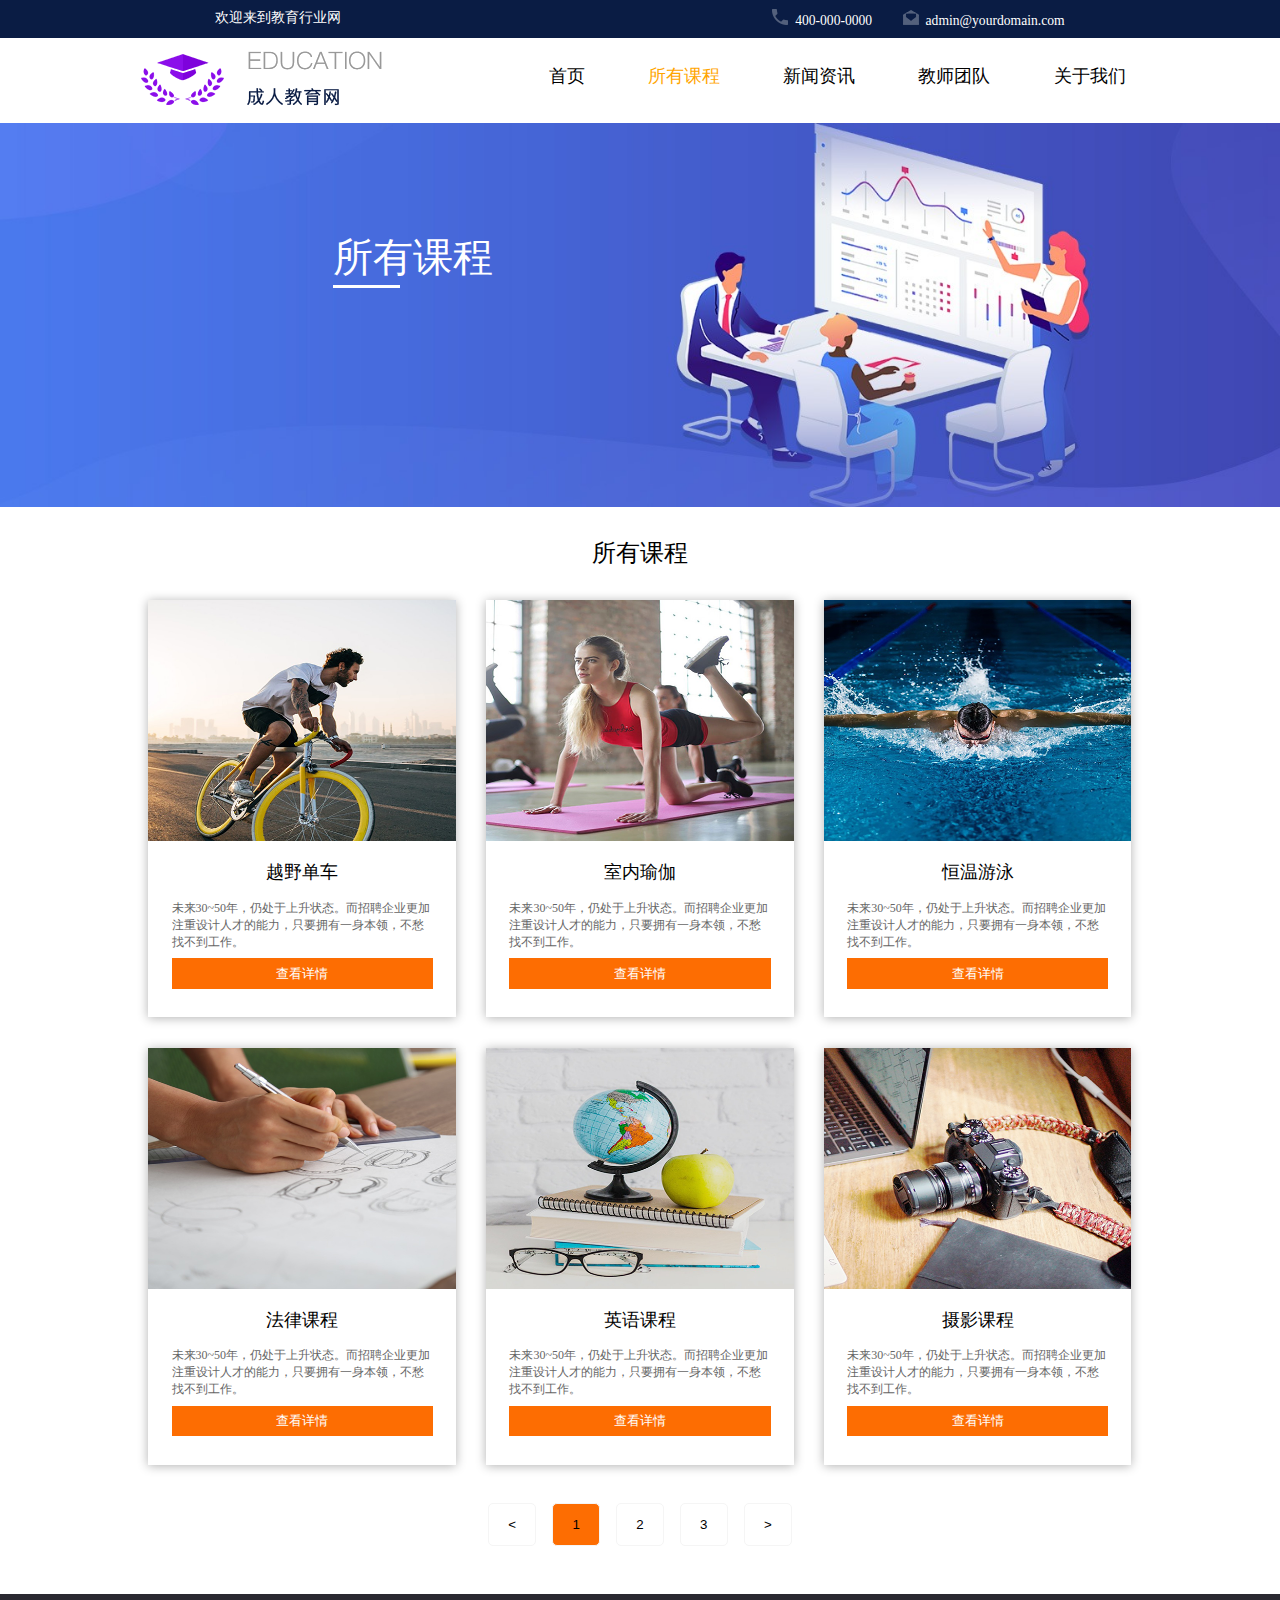
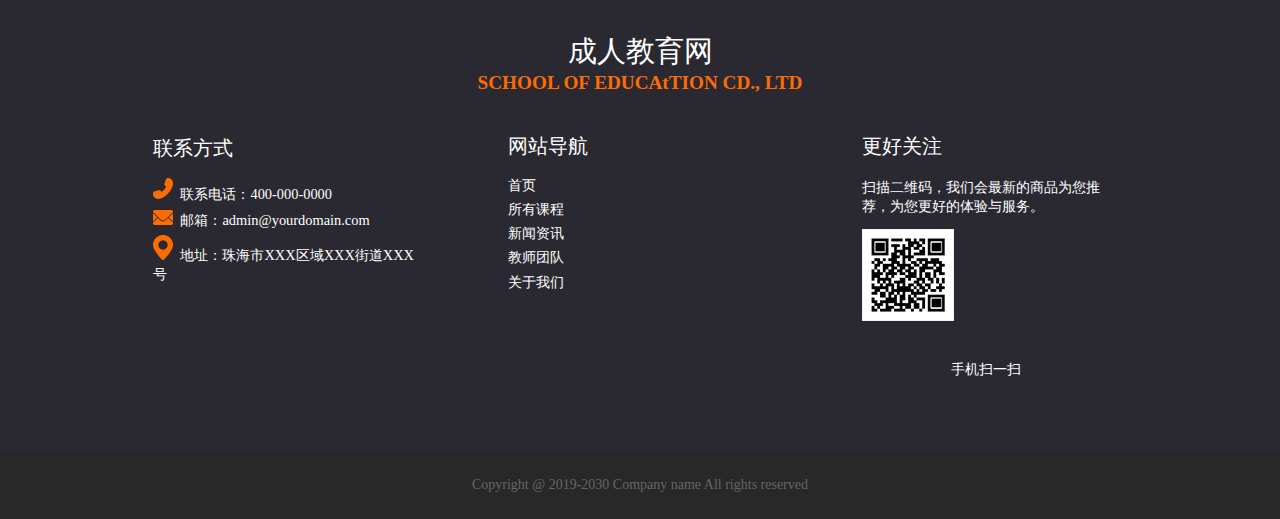
<file: all_courses.html>
<!DOCTYPE html>
<html>
	<head>
		<meta charset="utf-8">
		<meta name="viewport" content="width=device-width,initial-scale=1,minimum-scale=1,maximum-scale=1,user-scalable=no" />
		<link rel="stylesheet" type="text/css" href="css/all_courses.css"/>
		<script src="js/jquery-3.3.1.js" type="text/javascript" charset="utf-8"></script>
		<script src="js/web_animation.js" type="text/javascript" charset="utf-8"></script>
		<link rel="stylesheet" type="text/css" href="css/web_animation.css"/>
		<title>所有课程</title>
	</head>
	<body>
		<div id="wrap">
			<!-- 头部 -->
			<div id="header">
				<div class="header_left">
					欢迎来到教育行业网
				</div>
				<div class="header_right">
					<img src="img/footer_iphone.png" />&nbsp;
					<label>400-000-0000</label>&nbsp;&nbsp;&nbsp;&nbsp;&nbsp;&nbsp;&nbsp;&nbsp;
					<img src="img/footer_email.png" >&nbsp;
					<label>admin@yourdomain.com</label>
				</div>
			</div>
			<!-- 菜单栏部分 -->
			<div id="nav">
				<div class="nav_left">
					<label><img src="img/logo.png" ></label>
				</div>
				<div class="nav_right">
					<ul>
						<li><a href="index.html">首页</a></li>
						<li><a href="all_courses.html" style="color: orange;">所有课程</a></li>
						<li><a href="news_information.html">新闻资讯</a></li>
						<li><a href="teacher_team.html">教师团队</a></li>
						<li><a href="about_us.html">关于我们</a></li>
					</ul>
				</div>
				<!-- 手机端导航栏效果 -->
				<div class="nav_right_modile_wrap">
					<div class="nav_right_modile" onclick="navModile()">
						
					</div>
				</div>
			</div>
			<!-- 滚动图部分 -->
			<div id="column">
				<div id="column_move1" class="column_text_wrap">
					<div class="column_text_t">所有课程</div>
					<div class="column_text_f"></div>
				</div>
			</div>
<!-- ————————————————————————【头部】划分线—————————————————————————————— -->
			<!-- 主要内容部分 -->
			<div id="centent">
				<div class="centent_top">
					所有课程
				</div>
			
				<div id="boo" class="centent_middle_wrap">
					<!-- 第一页 -->
					<div class="centent_middle">
						<!-- 第一个div -->
						<div class="center_div centent_middle_div1">
							<div class="centent_middle_up">
								<a href="#"><img src="img/ccfright4_img_1.png" ></a>
							</div>
							<div class="centent_middle_title">
								<a href="#">越野单车</a>
							</div>
							<div class="centent_middle_center">
								未来30~50年，仍处于上升状态。而招聘企业更加注重设计人才的能力，只要拥有一身本领，不愁找不到工作。
							</div>
							<div class="centent_middle_down">
								<a href="#"><input type="button" name="" id="" value="查看详情" /></a>
							</div>
						</div>
						<!-- 第二个div -->
						<div class="center_div centent_middle_div2">
							<div class="centent_middle_up">
								<a href="#"><img src="img/ccfright4_img_2.png" ></a>
							</div>
							<div class="centent_middle_title">
								<a href="#">室内瑜伽</a>
							</div>
							<div class="centent_middle_center">
								未来30~50年，仍处于上升状态。而招聘企业更加注重设计人才的能力，只要拥有一身本领，不愁找不到工作。
							</div>
							<div class="centent_middle_down">
								<a href="#"><input type="button" name="" id="" value="查看详情" /></a>
							</div>
						</div>
						<!-- 第三个div -->
						<div class="center_div centent_middle_div3">
							<div class="centent_middle_up">
								<a href="#"><img src="img/ccfright4_img_3.png" ></a>
							</div>
							<div class="centent_middle_title">
								<a href="#">恒温游泳</a>
							</div>
							<div class="centent_middle_center">
								未来30~50年，仍处于上升状态。而招聘企业更加注重设计人才的能力，只要拥有一身本领，不愁找不到工作。
							</div>
							<div class="centent_middle_down">
								<a href="#"><input type="button" name="" id="" value="查看详情" /></a>
							</div>
						</div>
						<!-- 第四个div -->
						<div class="center_div centent_middle_div4">
							<div class="centent_middle_up">
								<a href="#"><img src="img/ccfright2_img_1.png" ></a>
							</div>
							<div class="centent_middle_title">
								<a href="#">法律课程</a>
							</div>
							<div class="centent_middle_center">
								未来30~50年，仍处于上升状态。而招聘企业更加注重设计人才的能力，只要拥有一身本领，不愁找不到工作。
							</div>
							<div class="centent_middle_down">
								<a href="#"><input type="button" name="" id="" value="查看详情" /></a>
							</div>
						</div>
						<!-- 第五个div -->
						<div class="center_div centent_middle_div5">
							<div class="centent_middle_up">
								<a href="#"><img src="img/ccfright2_img_2.png" ></a>
							</div>
							<div class="centent_middle_title">
								<a href="#">英语课程</a>
							</div>
							<div class="centent_middle_center">
								未来30~50年，仍处于上升状态。而招聘企业更加注重设计人才的能力，只要拥有一身本领，不愁找不到工作。
							</div>
							<div class="centent_middle_down">
								<a href="#"><input type="button" name="" id="" value="查看详情" /></a>
							</div>
						</div>
						<!-- 第六个div -->
						<div class="center_div centent_middle_div6">
							<div class="centent_middle_up">
								<a href="#"><img src="img/ccfright2_img_3.png" ></a>
							</div>
							<div class="centent_middle_title">
								<a href="#">摄影课程</a>
							</div>
							<div class="centent_middle_center">
								未来30~50年，仍处于上升状态。而招聘企业更加注重设计人才的能力，只要拥有一身本领，不愁找不到工作。
							</div>
							<div class="centent_middle_down">
								<a href="#"><input type="button" name="" id="" value="查看详情" /></a>
							</div>
						</div>
					</div>
					
					<!-- 第二页 -->
					<div class="centent_middle">
						<!-- 第一个div -->
						<div class="center_div centent_middle_div1">
							<div class="centent_middle_up">
								<a href="#"><img src="img/ccfright3_img_1.png" ></a>
							</div>
							<div class="centent_middle_title">
								<a href="#">数字营销课程</a>
							</div>
							<div class="centent_middle_center">
								未来30~50年，仍处于上升状态。而招聘企业更加注重设计人才的能力，只要拥有一身本领，不愁找不到工作。
							</div>
							<div class="centent_middle_down">
								<a href="#"><input type="button" name="" id="" value="查看详情" /></a>
							</div>
						</div>
						<!-- 第二个div -->
						<div class="center_div centent_middle_div2">
							<div class="centent_middle_up">
								<a href="#"><img src="img/ccfright3_img_2.png" ></a>
							</div>
							<div class="centent_middle_title">
								<a href="#">教师实践评估</a>
							</div>
							<div class="centent_middle_center">
								未来30~50年，仍处于上升状态。而招聘企业更加注重设计人才的能力，只要拥有一身本领，不愁找不到工作。
							</div>
							<div class="centent_middle_down">
								<a href="#"><input type="button" name="" id="" value="查看详情" /></a>
							</div>
						</div>
						<!-- 第三个div -->
						<div class="center_div centent_middle_div3">
							<div class="centent_middle_up">
								<a href="#"><img src="img/ccfright3_img_1.png" ></a>
							</div>
							<div class="centent_middle_title">
								<a href="#">法律实践课程</a>
							</div>
							<div class="centent_middle_center">
								未来30~50年，仍处于上升状态。而招聘企业更加注重设计人才的能力，只要拥有一身本领，不愁找不到工作。
							</div>
							<div class="centent_middle_down">
								<a href="#"><input type="button" name="" id="" value="查看详情" /></a>
							</div>
						</div>
						<!-- 第四个div -->
						<div class="center_div centent_middle_div4">
							<div class="centent_middle_up">
								<a href="#"><img src="img/ccfright1_img_1.png" ></a>
							</div>
							<div class="centent_middle_title">
								<a href="#">平面视觉创意</a>
							</div>
							<div class="centent_middle_center">
								未来30~50年，仍处于上升状态。而招聘企业更加注重设计人才的能力，只要拥有一身本领，不愁找不到工作。
							</div>
							<div class="centent_middle_down">
								<a href="#"><input type="button" name="" id="" value="查看详情" /></a>
							</div>
						</div>
						<!-- 第五个div -->
						<div class="center_div centent_middle_div5">
							<div class="centent_middle_up">
								<a href="#"><img src="img/ccfright1_img_2.png" ></a>
							</div>
							<div class="centent_middle_title">
								<a href="#">室内全案设计</a>
							</div>
							<div class="centent_middle_center">
								未来30~50年，仍处于上升状态。而招聘企业更加注重设计人才的能力，只要拥有一身本领，不愁找不到工作。
							</div>
							<div class="centent_middle_down">
								<a href="#"><input type="button" name="" id="" value="查看详情" /></a>
							</div>
						</div>
						<!-- 第六个div -->
						<div class="center_div centent_middle_div6">
							<div class="centent_middle_up">
								<a href="#"><img src="img/ccfright1_img_3.png" ></a>
							</div>
							<div class="centent_middle_title">
								<a href="#">UXD全链路设计</a>
							</div>
							<div class="centent_middle_center">
								未来30~50年，仍处于上升状态。而招聘企业更加注重设计人才的能力，只要拥有一身本领，不愁找不到工作。
							</div>
							<div class="centent_middle_down">
								<a href="#"><input type="button" name="" id="" value="查看详情" /></a>
							</div>
						</div>
					</div>
					
					<!-- 第三页 -->
					<div class="centent_middle">
						<!-- 第一个div -->
						<div class="center_div centent_middle_div1">
							<div class="centent_middle_up">
								<a href="#"><img src="img/ccfright3_img_1.png" ></a>
							</div>
							<div class="centent_middle_title">
								<a href="#">财务分析员课程</a>
							</div>
							<div class="centent_middle_center">
								未来30~50年，仍处于上升状态。而招聘企业更加注重设计人才的能力，只要拥有一身本领，不愁找不到工作。
							</div>
							<div class="centent_middle_down">
								<a href="#"><input type="button" name="" id="" value="查看详情" /></a>
							</div>
						</div>
						<!-- 第二个div -->
						<div class="center_div centent_middle_div2">
							<div class="centent_middle_up">
								<a href="#"><img src="img/ccfright3_img_2.png" ></a>
							</div>
							<div class="centent_middle_title">
								<a href="#">手绘设计课程</a>
							</div>
							<div class="centent_middle_center">
								未来30~50年，仍处于上升状态。而招聘企业更加注重设计人才的能力，只要拥有一身本领，不愁找不到工作。
							</div>
							<div class="centent_middle_down">
								<a href="#"><input type="button" name="" id="" value="查看详情" /></a>
							</div>
						</div>
					</div>
					
				</div>
				</div>
				
				<div class="centent_down">
					<input type="button" name="" id="" class="button_i" value="<" />
					<input type="button" name="" id="" class="button_i" value="1" />
					<input type="button" name="" id="" class="button_i" value="2" />
					<input type="button" name="" id="" class="button_i" value="3" />
					<input type="button" name="" id="" class="button_i" value=">" />
				</div>
			</div>
<!-- ————————————————————————【尾部】划分线—————————————————————————————— -->
			<!-- 页脚 -->
			<div id="foot">
				<div class="foot_up">
					<div class="foot_up_title_one">
						成人教育网
					</div>
					<div class="foot_up_title_two">
						SCHOOL OF EDUCAtTION CD., LTD
					</div>
				</div>
				<div class="foot_up_contet">
					<div class="foot_up_contet_left">
						<div class="fucl_title">联系方式</div>
						<div class="fucl_title1">
							<img src="img/foot_img1.png" >
							&nbsp;联系电话：400-000-0000
						</div>
						<div class="fucl_title2">
							<img src="img/foot_img2.png" >
							&nbsp;邮箱：admin@yourdomain.com
						</div>
						<div class="fucl_title3">
							<img src="img/foot_img3.png" >
							&nbsp;地址：珠海市XXX区域XXX街道XXX号
						</div>
					</div>
					<div class="foot_up_contet_middle">
						<div class="fucl_title">网站导航</div>
						<ul>
							<li><a href="index.html">首页</a></li>
							<li><a href="all_courses.html">所有课程</a></li>
							<li><a href="news_information.html">新闻资讯</a></li>
							<li><a href="teacher_team.html">教师团队</a></li>
							<li><a href="about_us.html">关于我们</a></li>
						</ul>
					</div>
					<div class="foot_up_contet_right">
						<div class="fucl_title">
							更好关注
						</div>
						<div class="foot_up_contet_right_middle">
							扫描二维码，我们会最新的商品为您推荐，为您更好的体验与服务。
						</div>
						<div id="foot_up_contet_right_down">
							<div class="foot_up_contet_right_down1">
								<img src="img/url.png" >
							</div>
							<div class="foot_up_contet_right_down2">
								手机扫一扫
							</div>
						</div>
					</div>
				</div>
				<div class="foot_down">
					Copyright @ 2019-2030 Company name All rights reserved
				</div>
				<!-- 手机端导航栏 -->
				<div id="nav_mobile">
					<div class="nav_mobile_all nav_mobile1">
						<a href="index.html"><img src="img/nav_mobile_img1.png" ></a>
						<a href="index.html">首页</a>
					</div>
					<div class="nav_mobile_all nav_mobile2">
						<a href="all_courses.html"><img src="img/nav_mobile_img2.png" ></a>
						<a href="all_courses.html">所有课程</a>
					</div>
					<div class="nav_mobile_all nav_mobile3">
						<a href="news_information.html"><img src="img/nav_mobile_img3.png" ></a>
						<a href="news_information.html">新闻资讯</a>
					</div>
					<div class="nav_mobile_all nav_mobile4">
						<a href="teacher_team.html"><img src="img/nav_mobile_img4.png" ></a>
						<a href="teacher_team.html">教师团队</a>
					</div>
					<div class="nav_mobile_all nav_mobile5">
						<a href="about_us.html"><img src="img/nav_mobile_img5.png" ></a>
						<a href="about_us.html">关于我们</a>
					</div>
				</div>
				<!-- 最右边边按钮点击后的结构 -->
				<div id="nav_mobile_w">
					<div class="nav_mobile_w_top">
						<img src="img/nav_modile_background_w.png" onclick="navModiles()">
					</div>
					<div class="nav_mobile_w_foot">
						<ul>
							<li><a href="index.html">首页</a></li>
							<li><a href="all_courses.html">所有课程</a></li>
							<li><a href="news_information.html">新闻资讯</a></li>
							<li><a href="teacher_team.html">教师团队</a></li>
							<li><a href="about_us.html">关于我们</a></li>
						</ul>
					</div>
				</div>
			</div>
			<!-- 手机端导航栏被点击后执行 -->
			<script type="text/javascript">
				function navModile(){
					 $("#nav_mobile_w").slideDown(500); 
				}
				function navModiles(){
					$("#nav_mobile_w").slideUp(500);
				}
				// 特色课程页面切换效果
				var show = document.getElementsByClassName("button_i");
				var hide = document.getElementsByClassName("centent_middle");
				// 鼠标移入事件
				var index = 0;
				show[0].onclick = function(){
					index--;
					console.log(index);
					if (index<=1) {
						index = 4;
					};
					$(".button_i").siblings("input").css("background-color","white").css("color","black");
					show[index-1].style.backgroundColor="#FD6C02";
					show[index-1].style.color="white";
					$(".centent_middle").siblings("div").css("display","none");
					hide[index-2].style.display=("flex");
				};
				show[1].onclick = function(){
					index = 0;
					console.log(index);
					$(".button_i").siblings("input").css("background-color","white").css("color","black");
					show[1].style.backgroundColor="#FD6C02";
					show[1].style.color="white";
					$(".centent_middle").siblings("div").css("display","none");
					hide[1-1].style.display=("flex");
				};
				show[2].onclick = function(){
					index = 1;
					console.log(index);
					$(".button_i").siblings("input").css("background-color","white").css("color","black");
					show[2].style.backgroundColor="#FD6C02";
					show[2].style.color="white";
					$(".centent_middle").siblings("div").css("display","none");
					hide[2-1].style.display=("flex");
				};
				show[3].onclick = function(){
					index = 2;
					console.log(index);
					$(".button_i").siblings("input").css("background-color","white").css("color","black");
					show[3].style.backgroundColor="#FD6C02";
					show[3].style.color="white";
					$(".centent_middle").siblings("div").css("display","none");
					hide[3-1].style.display=("flex");
				};
				show[4].onclick = function(){
					index++;
					console.log(index);
					if (index >= 3) {
						index = 0;
					};
					$(".button_i").siblings("input").css("background-color","white").css("color","black");
					show[index+1].style.backgroundColor="#FD6C02";
					show[index+1].style.color="white";
					$(".centent_middle").siblings("div").css("display","none");
					hide[index].style.display=("flex");
				};
			</script>
		</div>
	</body>
</html>
</file>
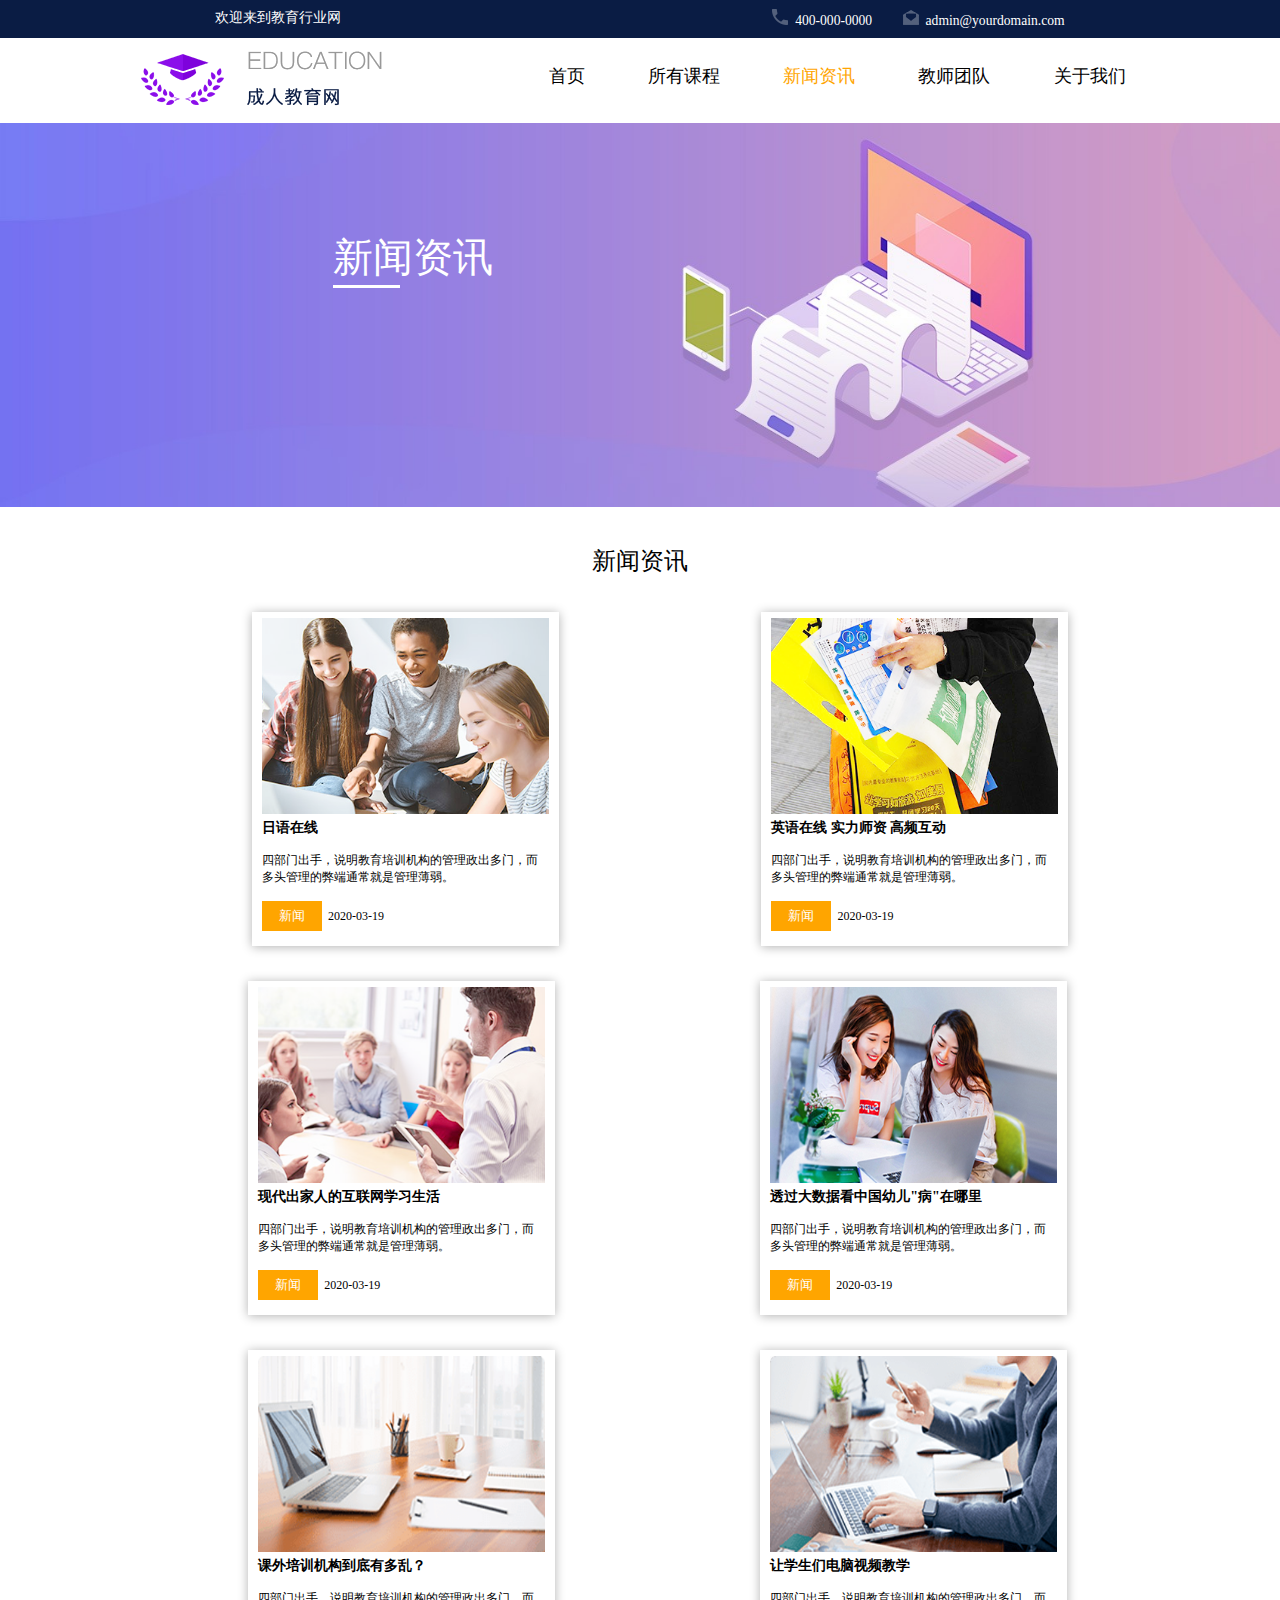
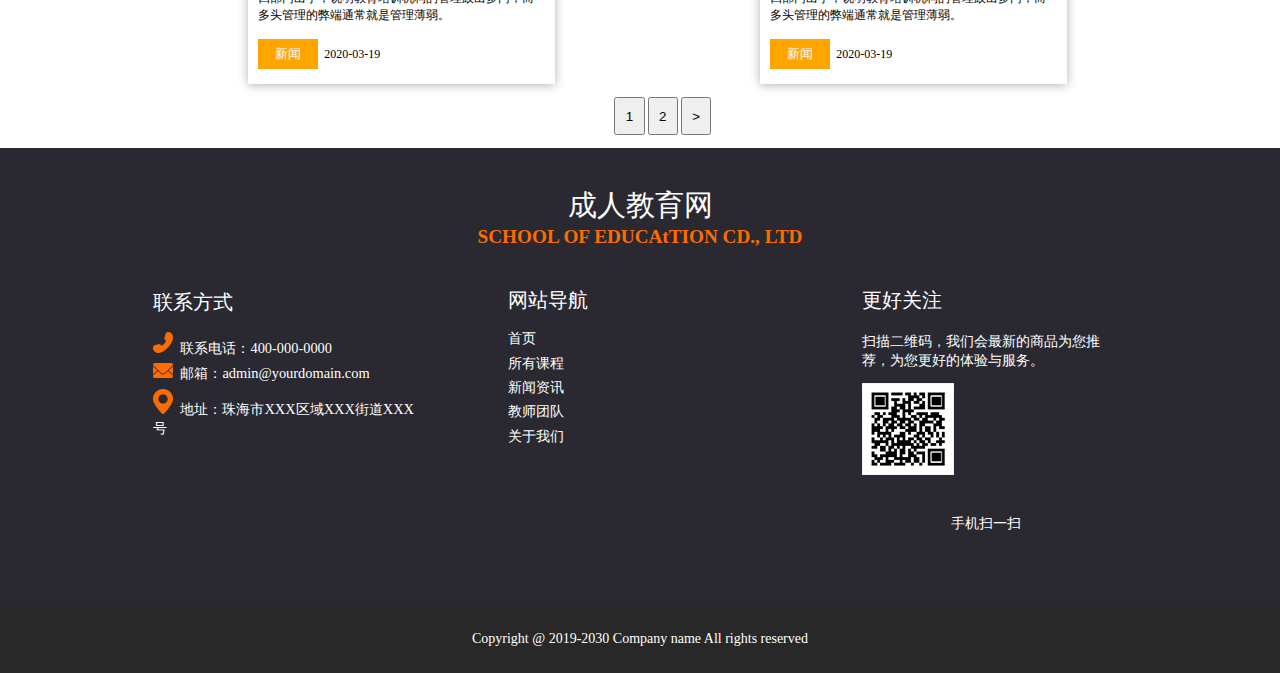
<file: news_information.html>
<!DOCTYPE html>
<html>
	<head>
		<meta charset="UTF-8">
		<meta name="viewport" content="width=device-width,initial-scale=1,minimum-scale=1,maximum-scale=1,user-scalable=no" />
		<title>新闻资讯</title>
		<link rel="stylesheet" href="css/news_information.css" />
		<script type="text/javascript" src="js/jquery-3.3.1.js" ></script>
		<script src="js/web_animation.js" type="text/javascript" charset="utf-8"></script>
		<link rel="stylesheet" type="text/css" href="css/web_animation.css"/>
		<script type="text/javascript">
			function ym1(){
			var odi1=document.getElementsByClassName("center-1");//页面一
			var odi2=document.getElementsByClassName("center-1-1");//页面二
			if(odi2[0].style.display=="none"){
				
			}else{
				odi1[0].style.display="block";
				odi2[0].style.display="none";
				
			}
		}
		function ym2(){
			var odi1=document.getElementsByClassName("center-1");//页面一
			var odi2=document.getElementsByClassName("center-1-1");//页面二
			if(odi1[0].style.display=="none"){
				
			}else{
				odi1[0].style.display="none";
				odi2[0].style.display="block";
				
			}
		}
		$(function(){
			$("#dyq").click(function(){
				$("#dy").hide();
				$("#xy").show();
			})
		})
		$(function(){
			$("#xyq").click(function(){
				$("#xy").hide();
				$("#dy").show();
			})
		})
		$(function(){
			$("#dy").click(function(){
				$("#dy").hide();
				$("#xy").show();
			})
		})
		$(function(){
			$("#xy").click(function(){
				$("#xy").hide();
				$("#dy").show();
			})
		})
		</script>
	</head>
	<body>
		<div id="totals">
			<div id="wrap">
			<!-- 头部 -->
			<div id="header">
				<div class="header_left">
					欢迎来到教育行业网
				</div>
				<div class="header_right">
					<img src="img/footer_iphone.png" />&nbsp;
					<label>400-000-0000</label>&nbsp;&nbsp;&nbsp;&nbsp;&nbsp;&nbsp;&nbsp;&nbsp;
					<img src="img/footer_email.png" >&nbsp;
					<label>admin@yourdomain.com</label>
				</div>
			</div>
			<!-- 菜单栏部分 -->
			<div id="nav">
				<div class="nav_left">
					<label><img src="img/logo.png" ></label>
				</div>
				<div class="nav_right">
					<ul>
						<li><a href="index.html">首页</a></li>
						<li><a href="all_courses.html">所有课程</a></li>
						<li><a href="news_information.html" style="color: orange;">新闻资讯</a></li>
						<li><a href="teacher_team.html">教师团队</a></li>
						<li><a href="about_us.html">关于我们</a></li>
					</ul>
				</div>
				<!-- 手机端导航栏效果 -->
				<div class="nav_right_modile_wrap">
					<div class="nav_right_modile" onclick="navModile()">
						
					</div>
				</div>
			</div>
			<!-- 滚动图部分 -->
			<div id="column">
				<div id="column_move1" class="column_text_wrap">
					<div class="column_text_t">新闻资讯</div>
					<div class="column_text_f"></div>
				</div>
			</div>
	    </div>
	    
	    <!--第一页的图片-->
			<div id="center">
				  <h2>新闻资讯</h2>
			</div>
			
			<div class="center-1">
				<div class="cemter">
					<div id="one">
						<div class="imgs">
						    <img src="img/1585705880936c822ac6bce46f001.png" width="100%" height="100%"/><br />
						</div>
						<h3>日语在线</h3><br />
						<span>四部门出手，说明教育培训机构的管理政出多门，而多头管理的弊端通常就是管理薄弱。</span><br /><br />
						<input type="button" id="buttons" value="新闻"/>&nbsp;&nbsp;2020-03-19<br /><br/>
					</div>
				    <div id="two" >
				    	<div class="imgs">
				    	    <img src="img/1585705880933b2a1b02b1d0b4e57.png" width="100%" height="100%"/></br>
				    	</div>
				    	<h3>英语在线 实力师资 高频互动 </h3><br />
						<span>四部门出手，说明教育培训机构的管理政出多门，而多头管理的弊端通常就是管理薄弱。</span><br /><br />
						<input type="button" id="buttons" value="新闻"/>&nbsp;&nbsp;2020-03-19<br /><br/>
				    </div>
				    <div id="two" >
				    	<div class="imgs">
				    	    <img src="img/1584430356741c856bee98bb82cc6.png" width="100%" height="100%"/>
				    	</div>
				    	<h3>现代出家人的互联网学习生活</h3><br />
						<span>四部门出手，说明教育培训机构的管理政出多门，而多头管理的弊端通常就是管理薄弱。</span><br /><br />
						<input type="button" id="buttons" value="新闻"/>&nbsp;&nbsp;2020-03-19<br><br/>
				    </div>
				    <div id="two" >
				    	<div class="imgs">
				    	    <img src="img/newpng8.png" width="100%" height="100%"/></br>
				    	</div>
				    	<h3>透过大数据看中国幼儿"病"在哪里</h3><br />
						<span>四部门出手，说明教育培训机构的管理政出多门，而多头管理的弊端通常就是管理薄弱。</span><br /><br />
						<input type="button" id="buttons" value="新闻"/>&nbsp;&nbsp;2020-03-19<br /><br>
				    </div>
				    <div id="two" >
				    	<div class="imgs">
				    	     <img src="img/newpng2-2.png" width="100%" height="100%"/></br>
				    	</div>
				    	<h3>课外培训机构到底有多乱？</h3><br />
						<span>四部门出手，说明教育培训机构的管理政出多门，而多头管理的弊端通常就是管理薄弱。</span><br /><br />
						<input type="button" id="buttons" value="新闻"/>&nbsp;&nbsp;2020-03-19<br /><br/>
				    </div>
				    <div id="two" >
				    	<div class="imgs">
				    	    <img src="img/newpng3.png" width="100%" height="100%"/></br>
				    	</div>
				    	<h3>让学生们电脑视频教学</h3><br />
						<span>四部门出手，说明教育培训机构的管理政出多门，而多头管理的弊端通常就是管理薄弱。</span><br /><br />
						<input type="button" id="buttons" value="新闻"/>&nbsp;&nbsp;2020-03-19<br /><br/>
				    </div>
				</div>
			</div>
			<!--第二页的图片-->
			<div class="center-1-1">
				<div class="center-2-1">
					<div id="one">
						<div class="imgs">
						    <img src="img/newpng4-1.png" width="100%" height="100%"/><br />
						</div>
						<h3>日语在线</h3><br />
						<span>四部门出手，说明教育培训机构的管理政出多门，而多头管理的弊端通常就是管理薄弱。</span><br /><br />
						<input type="button" id="buttons" value="新闻"/>&nbsp;&nbsp;2020-03-19<br /><br>
					</div>
				    <div id="two" >
				    	<div class="imgs">
				    	    <img src="img/newpng8.png" width="100%" height="100%"/></br>
				    	</div>
				    	<h3>法语在线 面对面交流 </h3><br />
						<span>四部门出手，说明教育培训机构的管理政出多门，而多头管理的弊端通常就是管理薄弱。</span><br /><br />
						<input type="button" id="buttons" value="新闻"/>&nbsp;&nbsp;2020-03-19<br /><br/>
				    </div>
				    <div id="two" >
				    	<div class="imgs">
				    	    <img src="img/newpng3.png" width="100%" height="100%"/>
				    	</div>
				    	<h3>英语在线学习</h3><br />
						<span>四部门出手，说明教育培训机构的管理政出多门，而多头管理的弊端通常就是管理薄弱。</span><br /><br />
						<input type="button" id="buttons" value="新闻"/>&nbsp;&nbsp;2020-03-19<br/><br/>
				    </div>
				    <div id="two">
						<div class="imgs">
						    <img src="img/newpng2-2.png" width="100%" height="100%"/><br />
						</div>
						<h3>德语在线</h3><br />
						<span>四部门出手，说明教育培训机构的管理政出多门，而多头管理的弊端通常就是管理薄弱。</span><br /><br />
						<input type="button" id="buttons" value="新闻"/>&nbsp;&nbsp;2020-03-19<br /><br>
					</div>
				</div>
			</div>

			<!--按钮-->
			<div id="button">
				<input type="button" name="" id="dy" value="<" onclick="ym1()" />
		        <input type="button" name="" id="dyq" value="1" onclick="ym1()" />
		        <input type="button" name="" id="xyq" value="2" onclick="ym2()" />
		        <input type="button" name="" id="xy" value=">" onclick="ym2()" />
			</div>
			<!--最底下部分-->
			<div id="foot">
				<div class="foot_up">
					<div class="foot_up_title_one">
						成人教育网
					</div>
					<div class="foot_up_title_two">
						SCHOOL OF EDUCAtTION CD., LTD
					</div>
				</div>
				<div class="foot_up_contet">
					<div class="foot_up_contet_left">
						<div class="fucl_title">联系方式</div>
						<div class="fucl_title1">
							<img src="img/15844328714945421afb4d858beb9.png" >
							&nbsp;联系电话：400-000-0000
						</div>
						<div class="fucl_title2">
							<img src="img/158443287149746bd9ff5a3ee0e8d.png" >
							&nbsp;邮箱：admin@yourdomain.com
						</div>
						<div class="fucl_title3">
							<img src="img/1584432871496afa2687aa9111b14.png" >
							&nbsp;地址：珠海市XXX区域XXX街道XXX号
						</div>
					</div>
					<div class="foot_up_contet_middle">
						<div class="fucl_title">网站导航</div>
						<ul>
							<li><a href="index.html">首页</a></li>
							<li><a href="all_courses.html" >所有课程</a></li>
							<li><a href="news_information.html">新闻资讯</a></li>
							<li><a href="teacher_team.html">教师团队</a></li>
							<li><a href="about_us.html">关于我们</a></li>
						</ul>
					</div>
					<div class="foot_up_contet_right">
						<div class="fucl_title">
							更好关注
						</div>
						<div class="foot_up_contet_right_middle">
							扫描二维码，我们会最新的商品为您推荐，为您更好的体验与服务。
						</div>
						<div id="foot_up_contet_right_down">
							<div class="foot_up_contet_right_down1">
								<img src="img/1584433332907a29ed7f20576daf1.png" >
							</div>
							<div class="foot_up_contet_right_down2">
								手机扫一扫
							</div>
						</div>
					</div>
				</div>
				<div class="foot_down">
					Copyright @ 2019-2030 Company name All rights reserved
				</div>
			</div>
		</div>
		<!-- 手机端导航栏 -->
		<div id="nav_mobile" >
			<div class="nav_mobile_all nav_mobile1">
				<a href="index.html"><img src="img/nav_mobile_img1.png" ></a>
				<a href="index.html">首页</a>
			</div>
			<div class="nav_mobile_all nav_mobile2">
				<a href="all_courses.html"><img src="img/nav_mobile_img2.png" ></a>
				<a href="all_courses.html">所有课程</a>
			</div>
			<div class="nav_mobile_all nav_mobile3">
				<a href="news_information.html"><img src="img/nav_mobile_img3.png" ></a>
				<a href="news_information.html">新闻资讯</a>
			</div>
			<div class="nav_mobile_all nav_mobile4">
				<a href="teacher_team.html"><img src="img/nav_mobile_img4.png" ></a>
				<a href="teacher_team.html">教师团队</a>
			</div>
			<div class="nav_mobile_all nav_mobile5">
				<a href="about_us.html"><img src="img/nav_mobile_img5.png" ></a>
				<a href="about_us.html">关于我们</a>
			</div>
		</div>
		<!-- 最右边边按钮点击后的结构 -->
		<div id="nav_mobile_w">
			<div class="nav_mobile_w_top">
				<img src="img/nav_modile_background_w.png" onclick="navModiles()">
			</div>
			<div class="nav_mobile_w_foot">
				<ul>
					<li><a href="index.html">首页</a></li>
					<li><a href="all_courses.html">所有课程</a></li>
					<li><a href="news_information.html">新闻资讯</a></li>
					<li><a href="teacher_team.html">教师团队</a></li>
					<li><a href="about_us.html">关于我们</a></li>
				</ul>
			</div>
		</div>
		<!-- 手机端导航栏被点击后的效果 -->
		<script type="text/javascript">
			function navModile(){
				 $("#nav_mobile_w").slideDown(500); 
			}
			function navModiles(){
				$("#nav_mobile_w").slideUp(500);
			}
		</script>
	</body>
</html>
</file>
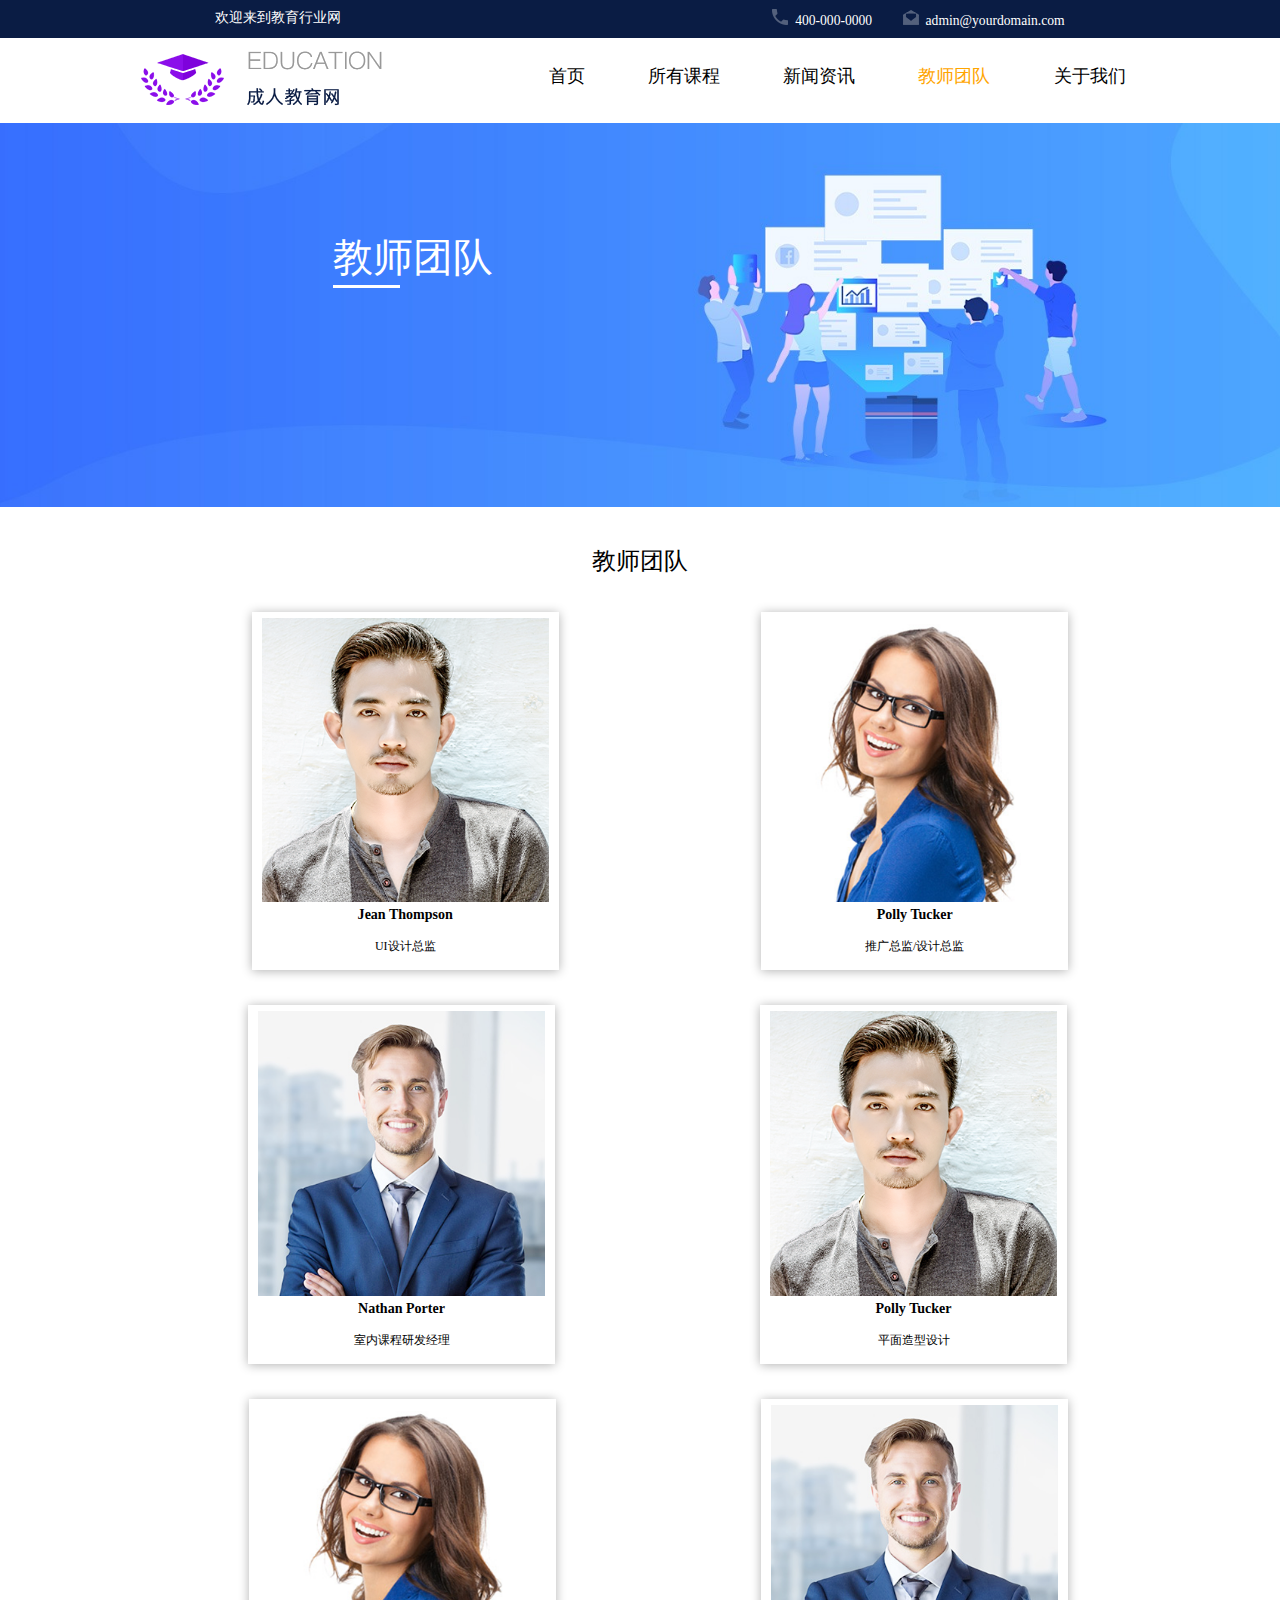
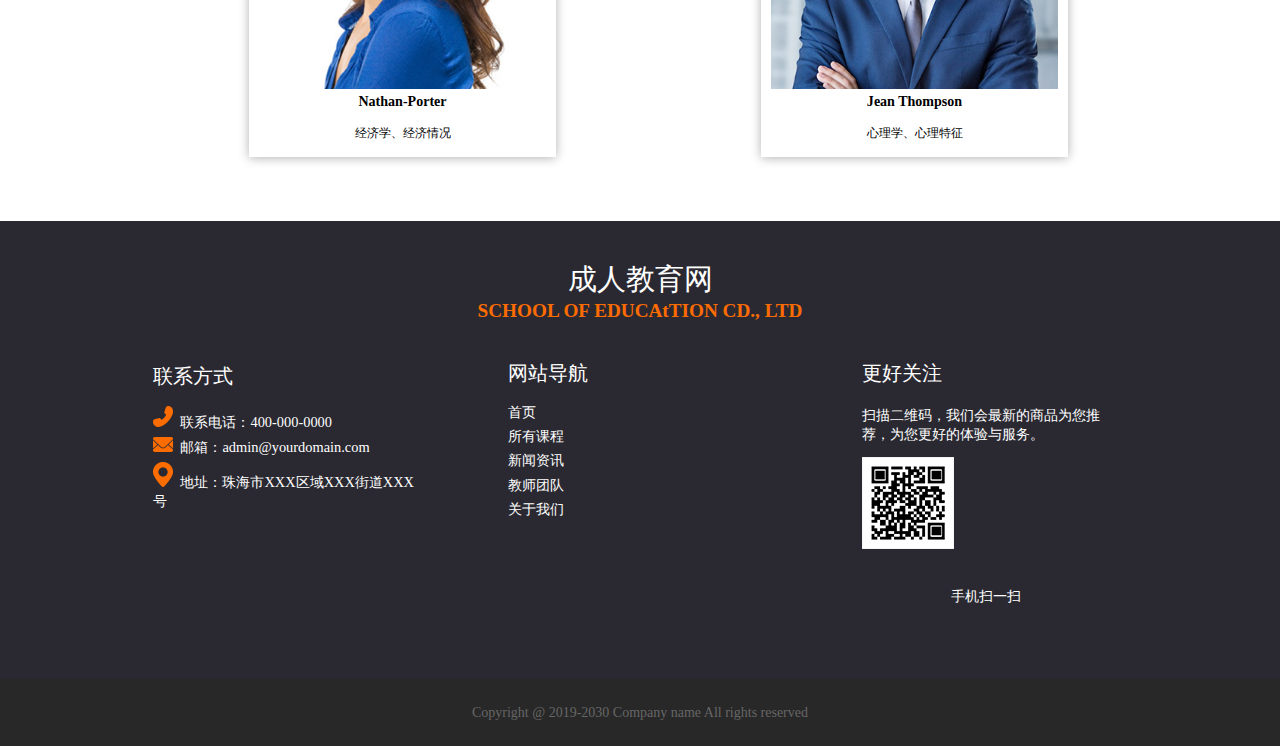
<file: teacher_team.html>
<!DOCTYPE html>
<html>
	<head>
		<meta charset="UTF-8">
		<meta name="viewport" content="width=device-width,initial-scale=1,minimum-scale=1,maximum-scale=1,user-scalable=no" />
		<script src="js/jquery-3.3.1.js" type="text/javascript" charset="utf-8"></script>
		<script src="js/web_animation.js" type="text/javascript" charset="utf-8"></script>
		<link rel="stylesheet" type="text/css" href="css/web_animation.css"/>
		<title>教师团队</title>
		<link rel="stylesheet" type="text/css" href="css/teacher_team.css"/>
	</head>
	<body>
		<div class="border"><!--大边框-->
			<!-- 头部 -->
			<div id="header">
				<div class="header_left">
					欢迎来到教育行业网
				</div>
				<div class="header_right">
					<img src="img/footer_iphone.png" />&nbsp;
					<label>400-000-0000</label>&nbsp;&nbsp;&nbsp;&nbsp;&nbsp;&nbsp;&nbsp;&nbsp;
					<img src="img/footer_email.png" >&nbsp;
					<label>admin@yourdomain.com</label>
				</div>
			</div>
			<!-- 菜单栏部分 -->
			<div id="nav">
				<div class="nav_left">
					<label><img src="img/logo.png" ></label>
				</div>
				<div class="nav_right">
					<ul>
						<li><a href="index.html">首页</a></li>
						<li><a href="all_courses.html">所有课程</a></li>
						<li><a href="news_information.html">新闻资讯</a></li>
						<li><a href="teacher_team.html" style="color: orange;">教师团队</a></li>
						<li><a href="about_us.html">关于我们</a></li>
					</ul>
				</div>
				<!-- 手机端导航栏效果 -->
				<div class="nav_right_modile_wrap">
					<div class="nav_right_modile" onclick="navModile()">
						
					</div>
				</div>
			</div>
			<!-- 滚动图部分 -->
			<div id="column">
				<div id="column_move1" class="column_text_wrap">
					<div class="column_text_t">教师团队</div>
					<div class="column_text_f"></div>
				</div>
			</div>
<!-- ————————————————————————【头部】划分线—————————————————————————————— -->


			<div class="fives">
				<div class="teacher_team">
					教师团队
				</div>
			<div id="center-1">
				<div id="cemter">
					<div id="one">
						<!--<div class="mgs">-->
						 <div class="imgs">
						    <img src="img/famous_teacher_img1.png" width="100%" height="100%"/><br />
						 </div>
						<!--</div>-->
						<h3>Jean Thompson</h3><br />
						<span>UI设计总监</span><br /><br />
					</div>
				    <div id="two" >
				    	<div class="imgs">
				    	    <img src="img/famous_teacher_img2.png" width="100%" height="100%"/></br>
				    	</div>
				    	<h3>Polly Tucker </h3><br />
						<span>推广总监/设计总监</span><br /><br />
				    </div>
				    <div id="three" >
				    	<div class="imgs">
				    	    <img src="img/famous_teacher_img3.png" width="100%" height="100%"/>
				    	</div>
				    	<h3>Nathan Porter</h3><br />
						<span>室内课程研发经理</span><br /><br />
				    </div>
				    <div id="four" >
				    	<div class="imgs">
				    	    <img src="img/famous_teacher_img1.png" width="100%" height="100%"/></br>
				    	</div>
				    	<h3>Polly Tucker</h3><br />
						<span>平面造型设计</span><br /><br />
				    </div>
				    <div id="five" >
				    	<div class="imgs">
				    	     <img src="img/famous_teacher_img2.png" width="100%" height="100%"/></br>
				    	</div>
				    	<h3>Nathan-Porter</h3><br />
						<span>经济学、经济情况</span><br /><br />
				    </div>
				    <div id="six" >
				    	<div class="imgs">
				    	    <img src="img/famous_teacher_img3.png" width="100%" height="100%"/></br>
				    	</div>
				    	<h3>Jean Thompson</h3><br />
						<span>心理学、心理特征</span><br /><br />
				    </div>
				</div>
			</div>
			</div>

<!-- ————————————————————————【尾部】划分线—————————————————————————————— -->
			<!-- 页脚 -->
			<div id="foot">
				<div class="foot_up">
					<div class="foot_up_title_one">
						成人教育网
					</div>
					<div class="foot_up_title_two">
						SCHOOL OF EDUCAtTION CD., LTD
					</div>
				</div>
				<div class="foot_up_contet">
					<div class="foot_up_contet_left">
						<div class="fucl_title">联系方式</div>
						<div class="fucl_title1">
							<img src="img/foot_img1.png" >
							&nbsp;联系电话：400-000-0000
						</div>
						<div class="fucl_title2">
							<img src="img/foot_img2.png" >
							&nbsp;邮箱：admin@yourdomain.com
						</div>
						<div class="fucl_title3">
							<img src="img/foot_img3.png" >
							&nbsp;地址：珠海市XXX区域XXX街道XXX号
						</div>
					</div>
					<div class="foot_up_contet_middle">
						<div class="fucl_title">网站导航</div>
						<ul>
							<li><a href="index.html">首页</a></li>
							<li><a href="all_courses.html">所有课程</a></li>
							<li><a href="news_information.html">新闻资讯</a></li>
							<li><a href="teacher_team.html">教师团队</a></li>
							<li><a href="about_us.html">关于我们</a></li>
						</ul>
					</div>
					<div class="foot_up_contet_right">
						<div class="fucl_title">
							更好关注
						</div>
						<div class="foot_up_contet_right_middle">
							扫描二维码，我们会最新的商品为您推荐，为您更好的体验与服务。
						</div>
						<div id="foot_up_contet_right_down">
							<div class="foot_up_contet_right_down1">
								<img src="img/url.png" >
							</div>
							<div class="foot_up_contet_right_down2">
								手机扫一扫
							</div>
						</div>
					</div>
				</div>
				<div class="foot_down">
					Copyright @ 2019-2030 Company name All rights reserved
				</div>
				<!-- 手机端导航栏 -->
				<div id="nav_mobile">
					<div class="nav_mobile_all nav_mobile1">
						<a href="index.html"><img src="img/nav_mobile_img1.png" ></a>
						<a href="index.html">首页</a>
					</div>
					<div class="nav_mobile_all nav_mobile2">
						<a href="all_courses.html"><img src="img/nav_mobile_img2.png" ></a>
						<a href="all_courses.html">所有课程</a>
					</div>
					<div class="nav_mobile_all nav_mobile3">
						<a href="news_information.html"><img src="img/nav_mobile_img3.png" ></a>
						<a href="news_information.html">新闻资讯</a>
					</div>
					<div class="nav_mobile_all nav_mobile4">
						<a href="teacher_team.html"><img src="img/nav_mobile_img4.png" ></a>
						<a href="teacher_team.html">教师团队</a>
					</div>
					<div class="nav_mobile_all nav_mobile5">
						<a href="about_us.html"><img src="img/nav_mobile_img5.png" ></a>
						<a href="about_us.html">关于我们</a>
					</div>
				</div>
				<!-- 最右边边按钮点击后的结构 -->
				<div id="nav_mobile_w">
					<div class="nav_mobile_w_top">
						<img src="img/nav_modile_background_w.png" onclick="navModiles()">
					</div>
					<div class="nav_mobile_w_foot">
						<ul>
							<li><a href="index.html">首页</a></li>
							<li><a href="all_courses.html">所有课程</a></li>
							<li><a href="news_information.html">新闻资讯</a></li>
							<li><a href="teacher_team.html">教师团队</a></li>
							<li><a href="about_us.html">关于我们</a></li>
						</ul>
					</div>
				</div>
			</div>
			<!-- 手机端导航栏被点击后执行 -->
			<script type="text/javascript">
				function navModile(){
					 $("#nav_mobile_w").slideDown(500); 
				}
				function navModiles(){
					$("#nav_mobile_w").slideUp(500);
				}
				// 特色课程页面切换效果
				var show = document.getElementsByClassName("button_i");
				var hide = document.getElementsByClassName("centent_middle");
				
			</script>
	    </div>
	</body>
</html>
</file>
<file: css/index.css>
*{
	margin: 0;
	padding: 0;
	/* border: 1px solid red; */
	/* box-sizing: border-box; */
}
body{
	font-size: 12px;
}
/* 最外层包裹整个页面的div */
#wrap{
	margin: 0 auto;
	width: 100%;
	height: 100%;
	position: relative;
}
/* 头部 */
#header{
	display: flex;
	justify-content: space-around;
	color: white;	
	font-size: 0.85rem;
	width: 100%;
	background-color: #0a1c44;
	overflow: hidden;
	padding: 0.7% 0% ;
}
/* 菜单栏部分 */
#nav{
	background-color: white;
	display: flex;
	flex-wrap: nowrap;
	justify-content: space-around;
}
/* 菜单栏部分【左边】 */
.nav_left{
	margin-left: 10%;
	padding: 1%;
}
/* 菜单栏部分【右边】 */
.nav_right{
	margin: 0 auto;
	width: 50%;
	padding: 1% 0%;
	padding-top: 2%;
	padding-bottom: 1%;
}
.nav_right ul{
	list-style: none;
	display: flex;
	justify-content: space-around;
}
.nav_right li{
	/* padding: 2% 3%; */
}
.nav_right a{
	font-size: 1.1rem;
	color: black;
	text-decoration: none;
}
.nav_right a:hover{
	color: orange;
}
/* 隐藏手机端导航栏 */
#nav_mobile{
	display: none;
}







/* 导航栏iPad端 */
@media screen and (min-width:700px) and (max-width:1000px){
.nav_right ul li a{font-size:0.8rem;}
.nav_right li{padding-top: 3%;}
.advantage_foot_down{padding-bottom: 10%;}
}

/* 滚动图 */
#column{
	margin: 0 auto;
	padding: 15% 10%;
	background-image: url(../img/background_index_1.jpg) ;
	background-repeat: no-repeat;
	background-size: cover;
	background-position: center;
	position: relative;
}
/* 滚动图上面的第一行文字 */
.column_text_t{
	color: white;
	font-size: 3.5rem;
}
/* 滚动图上面的第二行文字 */
.column_text_f{
	color: white;
	font-size: 1.2rem;
}
#column ul{
	list-style: none;
	margin: 0 auto;
	width: 20%;
	position: absolute;
	bottom: 2%;
	left: 48%;
}
#column ul li{
	width: 13px;
	height: 13px;
	float: left;
	border: 2px solid white;
	border-radius: 50%;
	cursor: pointer;
	margin-left: 5px;
}
#column ul li:first-child{
	background:white;
}
/* 手机端显示PC隐藏 */
#nav_mobile_w{
	display: none;
}
/* —————————————————————————————头部划分线———————————————————————————————— */

/* 内容标题通用样式 */
.text_title_top{
	text-align: center;
	font-size: 1.5rem;
	color: #333333;
}
.text_title_foot{
	text-align: center;
	font-size: 1rem;
	color: #333333;
}

/* 主要内容部分 */
#centent{
	width: 100%;
	height: 100%;
}

/* 顶尖级教育优势 */
#advantage{
	/* margin: 50px auto; */
}
.advantage_top{
	padding: 3% 0%;
}
.advantage_foot{
	/* margin-top: 45px; */
	display: flex;
	justify-content: center;
	justify-content: space-around;
	padding: 0% 8%;
}
.advantage_foot1,.advantage_foot2,.advantage_foot3,.advantage_foot4{
	margin: 0 auto;
	float: left;
	width: calc(96/4);
	background-color: #f8f8f8;
}
.advantage_foot_up{
	padding: 20%;
	background-repeat: no-repeat;
	background-position: center;
}
.advantage_foot1 .advantage_foot_up{
	background-image: url(../img/advantage_img1.png) ;
}
.advantage_foot2 .advantage_foot_up{
	background-image: url(../img/advantage_img2.png);
}
.advantage_foot3 .advantage_foot_up{
	background-image: url(../img/advantage_img3.png);
}
.advantage_foot4 .advantage_foot_up{
	background-image: url(../img/advantage_img4.png);
}
/* 移动到div后的效果 */
.advantage_foot1:hover .advantage_foot_up{
	background-image: url(../img/advantage_img1_hover.png)
}
.advantage_foot2:hover .advantage_foot_up{
	background-image: url(../img/advantage_img2_hover.png);
}
.advantage_foot3:hover .advantage_foot_up{
	background-image: url(../img/advantage_img3_hover.png);
}
.advantage_foot4:hover .advantage_foot_up{
	background-image: url(../img/advantage_img4_hover.png);
}
.adv_f:hover{
	background-color: #fd6d02;
	color: white;
}
.adv_f:hover .advantage_foot_middle p{
	color: white;
}

.advantage_foot p{
	text-align: center;
}
.advantage_foot_middle p{
	font-size: 1.125rem;
	color: black;
	padding: 20px;
}
.advantage_foot_down{
	margin: 0 auto;
	text-align: center;
	width: 80%;
	padding-bottom: 20%;
}
.advantage_foot_down p{
	font-size: 0.7rem;
	/* padding: 5px 20px; */
}
/* @media screen and (min-width:700px) and (max-width:1000px){
.advantage_foot_middle p{font-size: 0.8rem; padding: 20px 2px;}
	.advantage_foot_down p{font-size: 0.1rem; padding: 5px 2px;}
	*{color: red;}
} */
/* 特色课程 */
#characteristic_course{
	/* margin: 50px auto; */
	/* margin-bottom: 45px; */
}
.characteristic_course_top{
	padding: 3% 0%;
}
/* 特色课程下面部分 */
.characteristic_course_foot{
	display: flex;
	margin-top: 45px;
}
/* 特色课程下面部分【左边】选项栏 */
.characteristic_course_foot_left{
	margin-left: 11%;
	width: 20%;
	background-color: #333333;
	color: white;
	display: flex;
	flex-direction: column;
}
/* 特色课程下面部分【左边】选项栏的4个div */
.ccfleft{
	font-size: 1rem;
	text-align: center;
	padding: 15% 1%;
}
/* 特色课程下面部分左边选项栏的4个div中的图片span */
.ccfleft span{
	position: relative;
	top: 5px;
}

/* 特色课程下面部分【右边】图片栏 */
.characteristic_course_foot_right{
	margin-right: 11%;
	width: 80%;
}

/* -----------[【通用样式】--------------- */
/* 通用外层效果 */
.ccfright_warp{
	display: none;
	justify-content: space-around;
	
}
/* 通用选项的中【左中右】的3个div */
.ccfright{
	width: calc(85%/3);
	background-color: white;
	display: flex;
	flex-flow: column;
	justify-content: space-around;
	box-shadow: #b2b2b2 0px 2px 15px;
}
.ccfright:hover{
	box-shadow: #fd6c01 0px 2px 15px;
	/* transition:  all 0.1s ease 0s; */
}
.ccfright:hover img{
	transform: scale(1.1);
	opacity: 0.6;
	transition: all 0.1s;
}
/* 通用div上中下效果 */
.ccfright_up{
	width:100%;
	height:auto;
	cursor: pointer;
	overflow: hidden;
	text-align: center;
}
.ccfright_up img{
	width:100%;
	height: 90%;
	height:auto;
	margin: 0 auto;
}
/* .ccfright_up img:hover{
	transform: scale(1.1);
	opacity: 0.5;
	transition: all 0.1s;
} */
.ccfright_center{
	padding:7% 0% ;
}
.ccfright_center p{
	text-align: center;
	width: 100%;
	color: #666666;
}
.ccfright_center a{
	text-decoration: none;
	font-size: 1.3rem;
	font-weight: 500;
	color: #333333;
}
.ccfright_center div{
	padding: 2% 10% 0% 10%;
}
.ccfright_down{
	padding:0px 20px 20px 20px;
}
.ccfright_down input{
	width: 100%;
	height: 35px;
	background-color: #FD6C02;
	color: white;
	outline: none;
	border: none;
	cursor: pointer;
}

.characteristic_course_foot_left1 {
	background-color: rgb(253, 108, 2);
}
.characteristic_course_foot_left1 .characteristic_course_foot_right_one:hover{
	/* display: flex; */
}


/* 内容一、【视觉设计系列】的内容部分 */
.characteristic_course_foot_right_one{
	
}
/* 第1个div */
.characteristic_course_foot_right_one_1{
	
}
/* 第2个div */
.characteristic_course_foot_right_one_2{

}
/* 第3个div */
.characteristic_course_foot_right_one_3{

}
/* 内容二、【语言教育培训】的内容部分 */
.characteristic_course_foot_right_two{
	
}
.characteristic_course_foot_right_two_1 .ccfright_up{

}
.characteristic_course_foot_right_two_2{
	
}
.characteristic_course_foot_right_two_3{
	
}
.characteristic_course_foot_right_two_4{
	
}
.characteristic_course_down{
	padding: 3% 0%;
	text-align: center;
}
.button_default01{
	font-family: Microsoft YaHei;
	padding: 0px ;
	height: 55px;
	width: 218px;
	border-radius: 2px;
	border: 2px solid #fd6c01;
}
.button_default01:hover{
	background-color: #FD6C02;
	color: white;
}

/* 教育名师界面 */
#famous_teacher{
	background-color: #f6f6f6;
	padding-bottom: 3%;
}
/* 教育名师界面上面部分 */
.famous_teacher_top{
	/* padding: 3% 0%; */
	/* padding-top: 3%; */
}
.famous_teacher_foot{
	display: flex;
	justify-content: space-evenly;
	margin: 0 auto;
}

/* 外层左中右2 */
.ftfeacher{
	display: flex;
	flex-direction: column;
	width: 20%;
	box-shadow: #b2b2b2 0px 2px 15px;
}
.ftfeacher:hover{
	box-shadow: #fd6c01 0px 2px 15px;
}
/* 内层上中下 */
.ftfeacher_up{
	padding: 50%;
}
.ftfeacher_middle{
	padding:3% 0%;
	width: 100%;
	text-align: center;
	font-size: 1.5rem;
	color: #444444;
}
.ftfeacher_down{
	padding:3% 0%;
	text-align: center;
	font-size: 1.125rem;
	color: #333333;
}
.ftfeacher_down a{
	
}
.famous_teacher_foot_left .ftfeacher_up{
	background-image: url(../img/famous_teacher_img1.png);
	background-repeat: no-repeat;
	background-size: cover;
}
.ftfeacher_up:hover{
	transform: scale(1.3);
	
}
.imgs1{
	overflow: hidden;
}
.famous_teacher_foot_center .ftfeacher_up{
	background-image: url(../img/famous_teacher_img2.png);
	background-repeat: no-repeat;
	background-size: cover;
}
.famous_teacher_foot_right .ftfeacher_up{
	background-image: url(../img/famous_teacher_img3.png);
	background-repeat: no-repeat;
	background-size: cover;
}
.famous_teacher_foot_right2 .ftfeacher_up{
	background-image: url(../img/famous_teacher_img3.png);
	background-repeat: no-repeat;
	background-size: cover;
}
/* 教育学院 */
.school_education_top{
	padding:3% 0%;
}
.school_education_foot{
	display: flex;
	justify-content: space-evenly;
	flex-wrap: wrap;
	padding: 0% 5%;
	padding-bottom: 4%;
	
}
.sef_education{
	text-align: center;
	width: 20%;
	padding: 1% 2%;
}
.school_education_foots_centent{
	font-size: 48px;
	color: #8b0eea;
	font-family: SimHei;
	font-weight: bold;
	padding: 3%;
}
.school_education_foots_down{
	padding-top: 20px;
	font-size: 18px;
	height: 28px;
	padding: 15%;
	padding-top: 0;
}
/* 学员作品 */
#college_work{
	background-color: #f6f6f6;
	padding-bottom: 3%;
}
.college_work_top{
	padding: 3%;
}
/* 4个按钮的外层 */
.college_work_cen{
	display: flex;
	justify-content: space-evenly;
	padding: 0% 20%;
	background: transparent;
}
/* 4个类型按钮样式的选项 */
.cw_center{
	padding: 2% 7%;
	border: 1px solid #d2d2d2;
}
.uicolor{
	/*background-color: rgb(253, 108, 2);*/
	
}
.uicolor:hover{
	background-color: rgb(0, 108, 2);
}
/* 4个选项对应4div的效果 */
.cw_foot_wrap{
	width: 100%;
	/* padding: 0% 3%; */
	padding-top: 1.3%;
	display: none;
	justify-content: space-evenly;
	flex-wrap: wrap;
}
.cw_foot_wrap{
	
}
.cw_foot_wrap div{
  cursor: pointer;
  transition: all 0.3s;
}
.cw_foot_wrap div:hover{
  transform: scale(1.1);
}

/* 每个选项中6个div作品的效果 */
.cw_foot{
	padding: 9% 13%;
}
.cw_foot:nth-child(3) ~ div{
	margin-top: 2%;
}
.college_work_foot1 .cw_foot:nth-child(1){
	background: url(../img/ia_200000120.png);
	background-size: cover;
}
.college_work_foot1 .cw_foot:nth-child(2){
	background: url(../img/ia_200000105.png);
	background-size: cover;
}
.college_work_foot1 .cw_foot:nth-child(3){
	background: url(../img/ia_200000107.png);
	background-size: cover;
}
.college_work_foot1 .cw_foot:nth-child(4){
	background: url(../img/ia_200000111.png);
	background-size: cover;
}
.college_work_foot1 .cw_foot:nth-child(5){
	background: url(../img/ia_200000123.png);
	background-size: cover;
}
.college_work_foot1 .cw_foot:nth-child(6){
	background: url(../img/ia_200000127.png);
	background-size: cover;
}

.college_work_foot2 .cw_foot:nth-child(1){
	background: url(../img/ia_200000127.png);
	background-size: cover;
}
.college_work_foot2 .cw_foot:nth-child(2){
	background: url(../img/ia_200000107.png);
	background-size: cover;
}
.college_work_foot2 .cw_foot:nth-child(3){
	background: url(../img/ia_200000105.png);
	background-size: cover;
}
.college_work_foot2 .cw_foot:nth-child(4){
	background: url(../img/ia_200000126.png);
	background-size: cover;
}
.college_work_foot2 .cw_foot:nth-child(5){
	background: url(../img/ia_200000111.png);
	background-size: cover;
}
.college_work_foot2 .cw_foot:nth-child(6){
	background: url(../img/ia_200000120.png);
	background-size: cover;
}

.college_work_foot3 .cw_foot:nth-child(1){
	background: url(../img/ia_200000126.png);
	background-size: cover;
}
.college_work_foot3 .cw_foot:nth-child(2){
	background: url(../img/ia_200000111.png);
	background-size: cover;
}
.college_work_foot3 .cw_foot:nth-child(3){
	background: url(../img/ia_200000120.png);
	background-size: cover;
}
.college_work_foot3 .cw_foot:nth-child(4){
	background: url(../img/ia_200000123.png);
	background-size: cover;
}
.college_work_foot3 .cw_foot:nth-child(5){
	background: url(../img/ia_200000127.png);
	background-size: cover;
}
.college_work_foot3 .cw_foot:nth-child(6){
	background: url(../img/ia_200000114.png);
	background-size: cover;
}

.college_work_foot4 .cw_foot:nth-child(1){
	background: url(../img/ia_200000127.png);
	background-size: cover;
}
.college_work_foot4 .cw_foot:nth-child(2){
	background: url(../img/ia_200000107.png);
	background-size: cover;
}
.college_work_foot4 .cw_foot:nth-child(3){
	background: url(../img/ia_200000105.png);
	background-size: cover;
}
.college_work_foot4 .cw_foot:nth-child(4){
	background: url(../img/ia_200000126.png);
	background-size: cover;
}
.college_work_foot4 .cw_foot:nth-child(5){
	background: url(../img/ia_200000111.png);
	background-size: cover;
}
.college_work_foot4 .cw_foot:nth-child(6){
	background: url(../img/ia_200000120.png);
	background-size: cover;
}

/* 线上教育价值 */
#educational_value{
	padding-bottom: 3%;
}
/* 线上教育价值[头部] */
.educational_value_top{
	padding: 3%;
}
/* 线上教育价值[尾部] */
.educational_value_foot{
	display: flex;
	/* flex-direction: column; */
	justify-content: space-evenly;
	flex-wrap: wrap;
	padding: 0% 1%;
}
.educational_value_foot div:nth-child(3)~div{
	margin-top: 2%;
}
/* 线上教育价值[尾部]上 */
.educational_value_foot_top{
	display: flex;
	justify-content: space-evenly;
}
/* 线上教育价值[尾部]下 */
.educational_value_foot_foot{
	display: flex;
	justify-content: space-evenly;
	padding-top: 2%;
}	
/* 上下两排6个div的效果 */
.evf_foot{
	width: calc(90%/3);
	box-shadow: #cccccc 0px 0px 10px;
	display: flex;
}
.evf_foot:hover{
	box-shadow: #fd6c01 0px 2px 15px;
}
.evf_foot:hover{
	background-color: #fd8a35;
}
/* 6个div中左边图片部分 */
.evf_foot_left img{
	width: 100%;
	height: 100%;
}
/* 6个div中左边文字部分——上 */
.evf_foot_right_up{
	font-size: 1.125rem;
	text-align: left;
	/* height: 50%; */
	padding:8% 12%;
	padding-top: 15%;
}
/* 6个div中左边文字部分——下 */
.evf_foot_right_down{
	text-align: left;
	font-size: 12px;
	color: #666;
	word-break: break-word;
	padding:1% 12%;
	padding-top: 2%;
}


/* 实时升学资讯 */
#entrance_information{
	padding-bottom: 3%;
}
/* 实时升学资讯[上] */
.entrance_information_top{
	padding: 3%
}
/* 实时升学资讯[下]外层 */
.entrance_information_foot{
	display: flex;
	justify-content: space-evenly;
	padding: 0% 8%
}
/* 内层的三个div */
.eif_foot{
	box-shadow: #b2b2b2 0px 1px 10px;
	padding: 5px;
	margin-left: 2%;
	margin-right: 2%;
}
.eif_foot:nth-child(2)~div{
	/* margin-top: 2%; */
}
.eif_foot:hover{
	box-shadow: #fd6c01 0px 2px 15px;
}
.eif_foot_News_img{
	/* padding: 25%; */
	
}
.eif_foot_News_img img{
	width: 100%;
	height: 100%;
}
.eif_foot_newTitle{
	font-size: 1.1rem;
	padding:1% 0%;
}
.eif_foot_newDeta{
	font-size: 0.9rem;
	padding:2% 0%;
}
.eif_foot_newSort{
	padding: 2% 0%;
}
.eif_foot_newSort span:first-child{
	color: white;
	background-color: #fd6c01;
	padding: 1% 3%;
}
.eif_foot_newSort span:last-child{
	padding: 1%;
}
/* .entrance_information_foot1 .eif_foot_News_img{
	background-image: url(../img/entrance_information_img1.png);
}
.entrance_information_foot2 .eif_foot_News_img{
	background-image: url(../img/entrance_information_img2.png);
}
.entrance_information_foot3 .eif_foot_News_img{
	background-image: url(../img/entrance_information_img3.png);
} */

/* 免费试听，实现华丽转身 */
#table_warp{
	background-color: blue;
	background: url(../img/table_backgound.png);
	background-size: cover;
	padding: 2%;
	margin: 0% 10%;
	margin-bottom: 3%;
}
.table_one{
	font-size: 24px;
	color:whitesmoke;
	text-align: center;
	padding: 1%;
}
.table_two{
	color: white;
	font-size: 0.875rem;
	text-align: center;
	padding: 0% 20%;
	padding-bottom: 2%;
}
.table_there{
	padding:0% 1%;
}
.table_there input{
	border-radius: 1%;
	padding: 1.5% 1%;
	margin: 0.5% 2%;
	width: calc(87%/3);
}
.table_there textarea{
	margin: 1% 2%;
	padding: 1% 1%;
	width: 96%;
	height: 80%;
}
.table_there input:last-child{
	padding: 1%;
	width: 25%;
	margin-top: 14px;
	margin-bottom: 20px;
	background: #fd6c01;
	border-radius: 2px;
	color: white;
	font-weight: bold;
}

/* —————————————————————————————尾部划分线———————————————————————————————— */

/* 页脚的最【上面】 */
#foot{
	color: white;
	background-color: #2a2931;
}
/* 页脚上面标题部分 */
.foot_up{
	text-align: center;
	padding: 3% 0%;
}
.foot_up_title_one{
	color: #ffffff;
	font-size: 1.8rem;
}
.foot_up_title_two{
	font-size: 1.2rem;
	color: #fd6c01;
	background-color: transparent;
	font-weight: bold;
}
/* 页脚下面内容部分 */
.foot_up_contet{
	display: flex;
	justify-content: space-evenly;
	padding: 5%;
	padding-top: 0%;
	padding-bottom: 3%;
}
.foot_up_contet>div{
	width: 23%;
}
/* 三个标题部分 */
.fucl_title{
	color: white;
	font-size: 1.25rem;
	padding-bottom: 5%;
}
.foot_up_contet_left{
	font-size: 0.9rem;
}
.foot_up_contet_left>div{
	padding: 1% 0%;
}
.foot_up_contet_left div:nth-child(2){
	padding-top: 5%;
}

/* 页脚最【下面】 */
.foot_down{
	color: #666666;
	font-size: 0.875rem;
	/* width: 100%; */
	margin: 0 auto;
	background-color: #282828;
	padding: 2% 0;
	text-align: center;
}
.foot_up_contet_middle li{
	font-size: 0.9rem;
	list-style: none;
	padding: 1% 0;
}
.foot_up_contet_middle a{
	color: white;
	text-decoration: none;
}
.foot_up_contet_middle a:hover{
	color: #fd6c01;
}
.foot_up_contet_right_middle{
	font-size: 0.9rem;
	padding: 2% 0%;
	padding-bottom: 5%;
}
.foot_up_contet_right_down{
	margin-top: 10%;
}
.foot_up_contet_right_down1{
	float: left;
}
.foot_up_contet_right_down2{
	float: right;
	font-size: 0.9rem;
	padding-top: 13%;
	padding-bottom: 13%;
	padding-right: 40%;
}

@media screen and (max-width:1360px){
	.ccfleft {
		font-size: 0.5rem;
	}
}
</file>
<file: css/index_mobie.css>
/* —————————————————————————————【手机端】———————————————————————————————— */
@media screen and (max-width: 760px) {
	*{
		margin: 0;
		padding: 0;
		/* border: 1px solid red; */
		/* box-sizing: border-box; */
	}
	/* 隐藏页面最上面 */
	#header{
		display: none;
	}
	/* 导航栏左边 */
	.nav_left{
		margin-left: 0%;
		padding: 3%;
	}
	/* 导航栏右边 */
	.nav_right{
		display: none;
	}
	.nav_right_modile_wrap{
		padding: 25px 0%;
	}
	/* 导航栏右边小图标 */
	.nav_right_modile{
		padding: 15px;
		background: url(../img/nav_modile_background.png);
		background-size: cover;
		background-repeat: no-repeat;
		background-position: center;
	}
	
	/* 滚动图部分 */
	.#column{
		margin: 0 auto;
		padding: 15% 10%;
	}
	.column_text_wrap{
		position: relative;
		left: -10%;
		top: 30%;
		font-weight: bold;
	}
	.column_text_t{
		color: white;
		font-size: 3vh;
		letter-spacing: 8px;
	}
	/* 滚动图上面的第二行文字 */
	.column_text_f{
		color: white;
		font-size: 0.6rem;
	}
	
	/* 最右边边按钮点击后的效果 */
	#nav_mobile_w{
		display: none;
		z-index: 999;
		position: fixed;
		top: 0;
		border: 0;
		width: 100%;
		height: 100%;
		background: rgba(23, 25, 29, 0.95);
	}
	/* 动画效果 */
	
	.nav_mobile_w_top{
		/* display: flex; */
		text-align: right;
	}
	.nav_mobile_w_top img{
		width: 9%;
		height: 9%;
		padding: 3%;
	}
	.nav_mobile_w_foot{
		width: 100%;
		height: 100%;
		float: right;
	}
	.nav_mobile_w_foot ul{
		width: 80%;
		margin: 0 auto;
	}
	.nav_mobile_w_foot li{
		list-style: none;
		overflow: hidden;
		font-size: 1rem;
		line-height: 44px;
		text-align: right;
	}
	.nav_mobile_w_foot li:nth-child(1) a{
		display: inline-block;
		width: 100%;
		border-bottom: 1px solid #fff;
		color: #fd6c01;
	}
	.nav_mobile_w_foot a{
		color: white;
		text-decoration: none;
		font-size: 1rem;
		font-weight: normal;
		text-align: right;
	}
	
	
	/* —————————————————————————————手机端头部划分线———————————————————————————————— */
	
	.characteristic_course_top .text_title_foot{
		font-size: 0.8rem;
		padding: 0% 2%;
	}
	.school_education_top .text_title_foot{
		font-size: 0.8rem;
		padding: 0% 2%;
	}
	/* 顶级教育优势 */
	.advantage_foot{
		flex-wrap: wrap;
		padding: 2%;
	}
	.advantage_foot>div{
		/* padding: 0px; */
	}
	.advantage_foot{
		overflow: hidden;
		padding: 2%;
	}
	.adv_f{
		width: 50%;
		/* margin: 2px; */
	}
	.advantage_foot_up{
		padding: 15%;
	}
	/* 详情文字 */
	.advantage_foot_down p{
		display: inline;
		width: 90%;
		/* padding: 10px 0px; */
	}
	.advantage_foot_down p:first-child{
		padding-right: 0;
	}
	.advantage_foot_down p:last-child{
		padding-left: 0;
	}
	.advantage_foot_down{
		/* padding: 5px; */
	}
	
	/* 特色课程 */
	.characteristic_course_foot{
		flex-direction: column;
	}
	.characteristic_course_foot_left{
		margin: 0;
		justify-content: space-around;
		flex-direction: row;
		width: 100%;
	}
	/* 4个按钮 */
	.ccfleft {
	    font-size: 0.25rem;
	    text-align: center;
	    padding: 0%;
		display: flex;
		flex-direction: column;
		padding: 1%;
	}
	.ccfright_down {
	    padding: 5px 4px 5px 4px;
	}
	.characteristic_course_foot_right {
		margin-top: 3%;
	    margin-right: 0%;
		display: flex;
		justify-content: space-evenly;
		width: 100%;
	    /* width: 80%; */
	}
	.ccfright_center p a{
		font-size: 0.25rem;
	}
	/* 特色课程【尾部-查看课程】 */
	.characteristic_course_down {
	    padding: 3% 20%;
	}
	.button_default01 {
	    padding: 0px;
	    height: 40px;
	    width: 150px;
	    border-radius: 2px;
	    border: 2px solid #fd6c01;
	}
	.characteristic_course_foot {
	    margin-top: 0px;
	}
	
	/* 教育名师 */
	.famous_teacher_foot{
		flex-wrap: wrap;
		/* width: calc(100%/2); */
	}
	/* 4个div的外层 */
	.ftfeacher{
		width: 40%;
	}
	.ftfeacher:nth-child(2)~div{
		margin-top: 2%;
	}
	.ftfeacher_middle {
	    font-size: 0.8rem;
	   font-weight: bold;
	}
	.ftfeacher_down{
		font-size: 0.5rem
	}
	.characteristic_course_down{
		text-align: center;
	}
	
	
	/* 教育学院 */
	.sef_education{
		width: 40%;
	}
	
	/* 学院作品 */
	.cw_center {
	    padding: 1% 5%;
	}
	.college_work_cen {
	    padding: 0%;
	}
	.cw_foot{
		padding: 13% 20%;
	}
	.cw_foot:nth-child(3){
		margin-top: 2%;
	}
	
	/* 线上教育价值 */
	/* 设置6个div的大小 */
	.evf_foot {
	    width: calc(90%/1);
	}
	.educational_value_foot div:nth-child(1)~div {
	    /* margin-top: 2%; */
	}
	.evf_foot_right_down {
		width: 80%;
		height: 40px;
		font-size: 0.5rem;
		padding-top: 0%;
		overflow: hidden;
		padding:0% 1%;
	}
	
	.educational_value_foot {
		padding: 0%;
	}
	/* 升学实时资讯 */
	.entrance_information_foot{
		flex-wrap: wrap;
	}

/* —————————————————————————————手机端尾部划分线———————————————————————————————— */
	/* 隐藏尾部留版权 */
	.foot_up,.foot_up_contet{
		display: none;
	}
	.foot_down{
		padding-bottom: 55px!important;
		color: #b4b4b4;
	}
	/* 隐藏留言板块 */
	#table_warp{
		display: none;
	}
	/* 底部导航栏 */
	#nav_mobile{
		display: block;
		background-color: white;
		padding: 2px;
		display: flex;
		justify-content: space-around;
		position:fixed;
		z-index: 1000;
		left:0;
		right:0;
		bottom:0;
	}
	/* 5个div */
	.nav_mobile_all{
		text-align: center;
		display: flex;
		flex-direction: column;
	}
	.nav_mobile_all img{
		width: 26px;
		height: 26px;
	}
	.nav_mobile_all a{
		display: inline-block;
		text-decoration: none;
		color: #666666;
	}
	.nav_mobile1 a:nth-child(2){
		color: #fd6c01;
	}
};
</file>
<file: css/web_animation.css>
/* 从左到右的 */
#column_move1.move,
#column_move2.move,
#course.move,
#college_move.move{
	animation: form-left-to-right 0.8s
}
/* 从右到左的 */
#advantage_move.move,
#teacher_move.move,
#entrance_move.move{
	animation: form-right-to-left 0.8s
}
/* 从上到下的 */
#education_move.move{
	animation: form-up-to-down 1s
}
/* 从无到有 */
#boo.move{
	animation: ssws 2s
}

/* 从左到右 */
@keyframes form-left-to-right{
	from{
		opacity: 0;
		transform: translateX(-50%);
	}
	to{
		opacity: 1;
		transform: translate(0px);
	}
}
/* 从右到左 */
@keyframes form-right-to-left{
	from{
		opacity: 0;
		transform: translateX(50%);
	}
	to{
		opacity: 1;
		transform: translate(0px);
	}
}
/* 从上到下 */
@keyframes form-up-to-down{
	from{
		opacity: 0;
		transform: translateY(50%);
	}
	to{
		opacity: 1;
		transform: translate(0px);
	}
}
/* 从下到上 */
@keyframes form-down-to-up{
	from{
		opacity: 0;
		transform: translateY(-50%);
	}
	to{
		opacity: 1;
		transform: translate(0px);
	}
}
/* 从无到有 */
@keyframes ssws{
	from{
		opacity: 0;
	}
	to{
		opacity: 1;
	}
}
</file>
<file: css/about-usphone.css>
@media screen and (max-width: 760px) {
	*{
		margin: 0;
		padding:0 ;
		
	}
	
	.content-1 h2{
		text-align: center;
	}
	
	
	
	.left-con2{
		display: none;
		
		
	}
	.right-con2{
		margin-left:15% ;
		margin-top: -5%;
		/*background-color: whitesmoke;*/
	}
	.bodercon2{
		
		font-size: 50px;
				
		background-color: whitesmoke;
		
		
	}
	
	.right_con2-1{
		
		font-size: 15px;
		
		/*background-color: whitesmoke;*/
		
	}
	.right_con2-2{
		
		font-size: 15px;
		
		/*background-color: whitesmoke;*/
		
	}
	.right_con2-3{
		
		
		font-size: 15px;
		
		/*background-color: whitesmoke;*/
		
	}
	/*ul{
		border: 1px solid red;
	}
	.boderimg{
		border: 1px solid red;
	}*/
	.boderimg{
		padding-bottom: 20%;
	}
	.boder-pad2{
		padding-bottom: 30%;
	}
	.content-4 img{
		
		
		margin-right: 100px;
	}
}
</file>
<file: css/about_us.css>
*{
	margin: 0;
	padding: 0;
	/* border: 1px solid red;
	box-sizing: border-box; */
}
body{
	font-size: 12px;
}
/* 最外层包裹整个页面的div */
#wrap{
	margin: 0 auto;
	width: 100%;
	height: 100%;
	position: relative;
}
/* 头部 */
#header{
	display: flex;
	justify-content: space-around;
	color: white;	
	font-size: 0.85rem;
	width: 100%;
	background-color: #0a1c44;
	overflow: hidden;
	padding: 0.7% 0% ;
}
/* 菜单栏部分 */
#nav{
	background-color: white;
	display: flex;
	flex-wrap: nowrap;
	justify-content: space-around;
}
/* 菜单栏部分【左边】 */
.nav_left{
	margin-left: 10%;
	padding: 1%;
}
/* 菜单栏部分【右边】 */
.nav_right{
	margin: 0 auto;
	width: 50%;
	padding: 1% 0%;
	padding-top: 2%;
	padding-bottom: 1%;
}
.nav_right ul{
	list-style: none;
	display: flex;
	justify-content: space-around;
}
.nav_right li{
	/* padding: 2% 3%; */
}
.nav_right a{
	font-size: 1.1rem;
	color: black;
	/* font-weight: bold; */
	text-decoration: none;
}
.nav_right a:hover{
	color: orange;
}
/* PC端 */
@media screen and (max-width:1360px){
	.nav_right ul li a{font-size:1.1rem;}
	.ccfleft {
		font-size:1rem;
	}
}
/* iPad端 */
@media screen and (min-width:700px) and (max-width:1000px){
	.nav_right ul li a{font-size:0.8rem;}
	.nav_right li{padding-top: 3%;}
}

/* 滚动图 */
#column{
	margin: 0 auto;
	padding: 15% 10%;
	background-image: url(../img/about_us.jpg) ;
	background-repeat: no-repeat;
	background-size: cover;
	background-position: center;
	position: relative;
}
.column_text_wrap{
	position: absolute;
	top: 28%;
	left: 26%;
}
/* 滚动图上面的第一行文字 */
.column_text_t{
	position: relative;
	top: 3%;
	color: white;
	font-size: 2.5rem;
	/* letter-spacing: 0.3rem; */
}
/* 滚动图上面的第二行文字 */
.column_text_f{
	position: relative;
	top: 20%;
	padding: 1.6px;
	width: 40%;
	background: 1px white;
}
#column ul{
	list-style: none;
	margin: 0 auto;
	width: 20%;
	position: absolute;
	bottom: 2%;
	left: 48%;
}
#column ul li{
	width: 13px;
	height: 13px;
	float: left;
	border: 2px solid white;
	border-radius: 50%;
	cursor: pointer;
	margin-left: 5px;
}
#column ul li:first-child{
	background:white;
}

/* 隐藏手机端导航栏 */
#nav_mobile{
	display: none;
}
/* 手机端显示PC隐藏 */
#nav_mobile_w{
	display: none;
}
/* —————————————————————————————头部划分线———————————————————————————————— */


.content{
	width: 80%;
	height: 80%;
	margin-left: 10%;
}
.centent_top{
	text-align: center;
	padding: 3% 0%;
	font-size: 1.5rem;
}
.content-2{
	display: flex;
}
.bodercon2{
	font-size: 1rem;
	box-shadow:-2px 0px 8px whitesmoke,0px -2px 8px whitesmoke,0px 2px 8px whitesmoke,2px 0px 8px whitesmoke;
	width: 100%;
	background-color: whitesmoke;
	 margin-left: -20%; 
	 padding-top: 5%;
	width: 5%;
}
.left-con2{
	width: 95%;
	box-shadow:-2px 0px 8px whitesmoke,0px -2px 8px whitesmoke,0px 2px 8px whitesmoke,2px 0px 8px whitesmoke;
}
.right_con2{
	width: 10%;
	margin-bottom: 5%;
	margin-left: -20%;
	box-shadow:-2px 0px 8px whitesmoke,0px -2px 8px whitesmoke,0px 2px 8px whitesmoke,2px 0px 8px whitesmoke;
}
.right_con2-1{
	margin-top: 10%;
	width: 120%;
}
.right_con2-2{
	width: 120%;
	
}
.right_con2-3{
	width: 120%;
	margin-bottom: 10%;
}

.right_con2{
	margin-top: 10%;
	background-color: whitesmoke;
}

.boderimg img{
	margin-top: 15%;
	
}
.boderimg{
	
	margin-left:-5%;
	padding-bottom: 15%;
	
	
}
.content-4{
    width: 100%;
    margin-bottom: 2%;
}
   
.content-3 li{
	list-style: none;
	padding: 1%;
	width: 30%;
	text-align: center;
	box-shadow:-2px 0px 8px whitesmoke,0px -2px 8px whitesmoke,0px 2px 8px whitesmoke,2px 0px 8px black;
	margin-left: 2%;
	margin-top: 2%;
	margin-bottom:2% ;
	 
	text-align: center;
}
.content-3 ul{
	display: flex;
}
/* —————————————————————————————尾部划分线———————————————————————————————— */

/* 页脚的最【上面】 */
#foot{
	color: white;
	background-color: #2a2931;
}
/* 页脚上面标题部分 */
.foot_up{
	text-align: center;
	padding: 3% 0%;
}
.foot_up_title_one{
	color: #ffffff;
	font-size: 1.8rem;
}
.foot_up_title_two{
	font-size: 1.2rem;
	color: #fd6c01;
	background-color: transparent;
	font-weight: bold;
}
/* 页脚下面内容部分 */
.foot_up_contet{
	display: flex;
	justify-content: space-evenly;
	padding: 5%;
	padding-top: 0%;
	padding-bottom: 3%;
}
.foot_up_contet>div{
	width: 23%;
}
/* 三个标题部分 */
.fucl_title{
	color: white;
	font-size: 1.25rem;
	padding-bottom: 5%;
}
.foot_up_contet_left{
	font-size: 0.9rem;
}
.foot_up_contet_left>div{
	padding: 1% 0%;
}
.foot_up_contet_left div:nth-child(2){
	padding-top: 5%;
}

/* 页脚最【下面】 */
.foot_down{
	color: #666666;
	font-size: 0.875rem;
	/* width: 100%; */
	margin: 0 auto;
	background-color: #282828;
	padding: 2% 0;
	text-align: center;
}
.foot_up_contet_middle li{
	font-size: 0.9rem;
	list-style: none;
	padding: 1% 0;
}
.foot_up_contet_middle a{
	color: white;
	text-decoration: none;
}
.foot_up_contet_middle a:hover{
	color: #fd6c01;
}
.foot_up_contet_right_middle{
	font-size: 0.9rem;
	padding: 2% 0%;
	padding-bottom: 5%;
}
.foot_up_contet_right_down{
	margin-top: 10%;
}
.foot_up_contet_right_down1{
	float: left;
}
.foot_up_contet_right_down2{
	float: right;
	font-size: 0.9rem;
	padding-top: 13%;
	padding-bottom: 13%;
	padding-right: 40%;
}

	/* —————————————————————————————【手机端】———————————————————————————————— */

@media screen and (max-width: 760px) {
	*{
		margin: 0;
		padding: 0;
		/* border: 1px solid red; */
		/* box-sizing: border-box; */
	}
	/* 隐藏页面最上面 */
	#header{
		display: none;
	}
	/* 导航栏左边 */
	.nav_left{
		margin-left: 0%;
		padding: 3%;
	}
	/* 导航栏右边 */
	.nav_right{
		display: none;
	}
	.nav_right_modile_wrap{
		padding: 25px 0%;
	}
	/* 导航栏右边小图标 */
	.nav_right_modile{
		padding: 15px;
		background: url(../img/nav_modile_background.png);
		background-size: cover;
		background-repeat: no-repeat;
		background-position: center;
	}
	
	/* 滚动图部分 */
	.#column{
		margin: 0 auto;
		padding: 15% 10%;
	}
	.column_text_wrap{
		position: relative;
		left: -10%;
		top: 30%;
		font-weight: bold;
	}
	.column_text_t{
		color: white;
		font-size: 3vh;
		letter-spacing: 8px;
	}
	/* 滚动图上面的第二行文字 */
	.column_text_f{
		color: white;
		font-size: 0.6rem;
	}
	/* 滚动图 */
	.column_text_f{
		display: none;
	}
	/* 最右边边按钮 */
	#nav_mobile_w{
		display: none;
		z-index: 999;
		position: fixed;
		top: 0;
		border: 0;
		width: 100%;
		height: 100%;
		background: rgba(23, 25, 29, 0.95);
	}
	.nav_mobile_w_top{
		/* display: flex; */
		text-align: right;
	}
	.nav_mobile_w_top img{
		width: 9%;
		height: 9%;
		padding: 3%;
	}
	.nav_mobile_w_foot{
		width: 100%;
		height: 100%;
		float: right;
	}
	.nav_mobile_w_foot ul{
		width: 80%;
		margin: 0 auto;
	}
	.nav_mobile_w_foot li{
		/* width: 100%; */
		list-style: none;
		overflow: hidden;
		font-size: 1rem;
		line-height: 44px;
		text-align: right;
	}
	.nav_mobile_w_foot li:nth-child(5) a{
		display: inline-block;
		width: 100%;
		border-bottom: 1px solid #fff;
		color: #fd6c01;
	}
	.nav_mobile_w_foot a{
		color: white;
		text-decoration: none;
		font-size: 1rem;
		font-weight: normal;
		text-align: right;
	}
	/* —————————————————————————————手机端头部划分线———————————————————————————————— */

	/* —————————————————————————————手机端尾部划分线———————————————————————————————— */
	/* 隐藏尾部留版权 */
	.foot_up,.foot_up_contet{
		display: none;
	}
	.foot_down{
		padding-bottom: 55px!important;
		color: #b4b4b4;
	}
	/* 隐藏留言板块 */
	#table_warp{
		display: none;
	}
	/* 底部导航栏 */
	#nav_mobile{
		display: block;
		background-color: white;
		padding: 2px;
		display: flex;
		justify-content: space-around;
		position:fixed;
		z-index: 1000;
		left:0;
		right:0;
		bottom:0;
	}
	/* 5个div */
	.nav_mobile_all{
		text-align: center;
		display: flex;
		flex-direction: column;
	}
	.nav_mobile_all img{
		width: 26px;
		height: 26px;
	}
	.nav_mobile_all a{
		display: inline-block;
		text-decoration: none;
		color: #666666;
	}
	.nav_mobile5 a:nth-child(2){
		color: #fd6c01;
	}
};
@media screen and (max-width: 1000px) {
	.left-con2{
		display: none;
	}
}
</file>
<file: css/all_courses.css>
*{
	margin: 0;
	padding: 0;
	/* border: 1px solid red;
	box-sizing: border-box; */
}
body{
	font-size: 12px;
}
/* 最外层包裹整个页面的div */
#wrap{
	margin: 0 auto;
	width: 100%;
	height: 100%;
	position: relative;
}
/* 头部 */
#header{
	display: flex;
	justify-content: space-around;
	color: white;	
	font-size: 0.85rem;
	width: 100%;
	background-color: #0a1c44;
	overflow: hidden;
	padding: 0.7% 0% ;
}
/* 菜单栏部分 */
#nav{
	background-color: white;
	display: flex;
	flex-wrap: nowrap;
	justify-content: space-around;
}
/* 菜单栏部分【左边】 */
.nav_left{
	margin-left: 10%;
	padding: 1%;
}
/* 菜单栏部分【右边】 */
.nav_right{
	margin: 0 auto;
	width: 50%;
	padding: 1% 0%;
	padding-top: 2%;
	padding-bottom: 1%;
}
.nav_right ul{
	list-style: none;
	display: flex;
	justify-content: space-around;
}
.nav_right li{
	/* padding: 2% 3%; */
}
.nav_right a{
	font-size: 1.1rem;
	color: black;
	/* font-weight: bold; */
	text-decoration: none;
}
.nav_right a:hover{
	color: orange;
}
/* PC端 */
@media screen and (max-width:1024px){
.nav_right ul li a{font-size:1.1rem;}
}
/* iPad端 */
@media screen and (min-width:700px) and (max-width:1000px){
.nav_right ul li a{font-size:0.8rem;}
.nav_right li{padding-top: 3%;}
}

/* 滚动图 */
#column{
	margin: 0 auto;
	padding: 15% 10%;
	background-image: url(../img/all_courses_backgound.jpg) ;
	background-repeat: no-repeat;
	background-size: cover;
	background-position: center;
	position: relative;
}
.column_text_wrap{
	position: absolute;
	top: 28%;
	left: 26%;
}
/* 滚动图上面的第一行文字 */
.column_text_t{
	position: relative;
	top: 3%;
	color: white;
	font-size: 2.5rem;
	/* letter-spacing: 0.3rem; */
}
/* 滚动图上面的第二行文字 */
.column_text_f{
	position: relative;
	top: 20%;
	padding: 1.6px;
	width: 40%;
	background: 1px white;
}
#column ul{
	list-style: none;
	margin: 0 auto;
	width: 20%;
	position: absolute;
	bottom: 2%;
	left: 48%;
}
#column ul li{
	width: 13px;
	height: 13px;
	float: left;
	border: 2px solid white;
	border-radius: 50%;
	cursor: pointer;
	margin-left: 5px;
}
#column ul li:first-child{
	background:white;
}

/* 隐藏手机端导航栏 */
#nav_mobile{
	display: none;
}
/* 手机端显示PC隐藏 */
#nav_mobile_w{
	display: none;
}
/* —————————————————————————————头部划分线———————————————————————————————— */

/* 中间内容部分 */
#centent{
	padding:0% 10%;
}
/* 中间内容部分【上】 所有课程 */
.centent_top{
	text-align: center;
	padding: 3% 0%;
	font-size: 1.5rem;
}
/* 中间内容部分【中】 内容图片部分 */
.centent_middle{
	/* padding: 1%; */
	display: none;
	flex-wrap: wrap;
}
.centent_middle:nth-child(1){
	display: flex;
}
/* 前1——3个div */
.centent_middle_top{
	
}
/* 前4——6个div */
/* 内容图片6个div的通用样式 */
.center_div{
	width: calc(90%/3);
	margin-left: 2%;
	margin-right: 1%;
	box-shadow: #b2b2b2 0px 1px 10px;
	padding-bottom: 2%;
	overflow: hidden;
}
.center_div:hover{
	box-shadow: #fd6c01 0px 2px 15px;
}
/* 主要内容div图片 */
.centent_middle_up{
	/* padding: 35% 0%; */
	/* height: 200px; */
	/* background-color: red; */
	cursor: pointer;
	overflow: hidden;
}
.centent_middle_up img{
	/* padding: 35% 0%; */
	width: 100%;
	height: 100%;
	background-color: red;
	cursor: pointer;
}
.center_div:hover .centent_middle_up img{
	transform: scale(1.1);
	opacity: 0.6;
	transition: all 0.1s;
}

.centent_middle_title{
	text-align: center;
	padding: 5%;
	font-size: 1.125rem;
	cursor: pointer;
}
.centent_middle_title a{
	color: black;
	text-decoration: none;
}
/* 主要内容div文字详情 */
.centent_middle_center{
	margin: 0 auto;
	width: 85%;
	/* height: 10%; */
	font-size: 12px;
	color: #666
}
/* 主要内容div查看详情图标 */
.centent_middle_down{
	text-align: center;
	padding: 2.5% 0%;
}
.centent_middle_down input{
	border: none;
	margin: 0 auto;
	width: 85%;
	padding: 2% 0%;
	background: #fd6d02;
	color: white;
	outline:none;
	cursor: pointer;
}
/* 中间内容部分【下】4个切换按钮 */
.centent_down{
	text-align: center;
	padding: 3% 0%;
	font-size: 1.5rem;
}
.centent_down input{
	background-color: white;
	padding: 1% 1.5%;
	width: auto;
	margin: 0 5px 10px 5px;
	border-radius: 5px;
	border: 1px solid #f5f5f5;
	outline:none;
	cursor: pointer;
}
.centent_down input:nth-child(2){
	background: #fd6d02;
}
.centent_down input:hover{
	background-color: #fd6d02;
	/* color: white; */
}
.button_i:hover{
	background-color: #fd6d02;
}
.center_div:nth-child(3)~div{
	margin-top: 3%;
}

/* —————————————————————————————尾部划分线———————————————————————————————— */

/* 页脚的最【上面】 */
#foot{
	color: white;
	background-color: #2a2931;
}
/* 页脚上面标题部分 */
.foot_up{
	text-align: center;
	padding: 3% 0%;
}
.foot_up_title_one{
	color: #ffffff;
	font-size: 1.8rem;
}
.foot_up_title_two{
	font-size: 1.2rem;
	color: #fd6c01;
	background-color: transparent;
	font-weight: bold;
}
/* 页脚下面内容部分 */
.foot_up_contet{
	display: flex;
	justify-content: space-evenly;
	padding: 5%;
	padding-top: 0%;
	padding-bottom: 3%;
}
.foot_up_contet>div{
	width: 23%;
}
/* 三个标题部分 */
.fucl_title{
	color: white;
	font-size: 1.25rem;
	padding-bottom: 5%;
}
.foot_up_contet_left{
	font-size: 0.9rem;
}
.foot_up_contet_left>div{
	padding: 1% 0%;
}
.foot_up_contet_left div:nth-child(2){
	padding-top: 5%;
}

/* 页脚最【下面】 */
.foot_down{
	color: #666666;
	font-size: 0.875rem;
	/* width: 100%; */
	margin: 0 auto;
	background-color: #282828;
	padding: 2% 0;
	text-align: center;
}
.foot_up_contet_middle li{
	font-size: 0.9rem;
	list-style: none;
	padding: 1% 0;
}
.foot_up_contet_middle a{
	color: white;
	text-decoration: none;
}
.foot_up_contet_middle a:hover{
	color: #fd6c01;
}
.foot_up_contet_right_middle{
	font-size: 0.9rem;
	padding: 2% 0%;
	padding-bottom: 5%;
}
.foot_up_contet_right_down{
	margin-top: 10%;
}
.foot_up_contet_right_down1{
	float: left;
}
.foot_up_contet_right_down2{
	float: right;
	font-size: 0.9rem;
	padding-top: 13%;
	padding-bottom: 13%;
	padding-right: 40%;
}

	/* —————————————————————————————【手机端】———————————————————————————————— */

@media screen and (max-width: 760px) {
	*{
		margin: 0;
		padding: 0;
		/* border: 1px solid red; */
		/* box-sizing: border-box; */
	}
	/* 隐藏页面最上面 */
	#header{
		display: none;
	}
	/* 导航栏左边 */
	.nav_left{
		margin-left: 0%;
		padding: 3%;
	}
	/* 导航栏右边 */
	.nav_right{
		display: none;
	}
	.nav_right_modile_wrap{
		padding: 25px 0%;
	}
	/* 导航栏右边小图标 */
	.nav_right_modile{
		padding: 15px;
		background: url(../img/nav_modile_background.png);
		background-size: cover;
		background-repeat: no-repeat;
		background-position: center;
	}
	
	/* 滚动图部分 */
	.#column{
		margin: 0 auto;
		padding: 15% 10%;
	}
	.column_text_wrap{
		position: relative;
		left: -10%;
		top: 30%;
		font-weight: bold;
	}
	.column_text_t{
		color: white;
		font-size: 3vh;
		letter-spacing: 8px;
	}
	/* 滚动图上面的第二行文字 */
	.column_text_f{
		color: white;
		font-size: 0.6rem;
	}
	/* 滚动图 */
	.column_text_f{
		display: none;
	}
	/* 最右边边按钮 */
	#nav_mobile_w{
		display: none;
		z-index: 999;
		position: fixed;
		top: 0;
		border: 0;
		width: 100%;
		height: 100%;
		background: rgba(23, 25, 29, 0.95);
	}
	.nav_mobile_w_top{
		/* display: flex; */
		text-align: right;
	}
	.nav_mobile_w_top img{
		width: 9%;
		height: 9%;
		padding: 3%;
	}
	.nav_mobile_w_foot{
		width: 100%;
		height: 100%;
		float: right;
	}
	.nav_mobile_w_foot ul{
		width: 80%;
		margin: 0 auto;
	}
	.nav_mobile_w_foot li{
		/* width: 100%; */
		list-style: none;
		overflow: hidden;
		font-size: 1rem;
		line-height: 44px;
		text-align: right;
	}
	.nav_mobile_w_foot li:nth-child(2) a{
		display: inline-block;
		width: 100%;
		border-bottom: 1px solid #fff;
		color: #fd6c01;
	}
	.nav_mobile_w_foot a{
		color: white;
		text-decoration: none;
		font-size: 1rem;
		font-weight: normal;
		text-align: right;
	}
	/* —————————————————————————————手机端头部划分线———————————————————————————————— */
	#centent {
	    padding: 0%;
	}
	.centent_middle_div3{
		margin-top: 3%;
	}
	.center_div{
		width: calc(90%/2);
	}

	/* —————————————————————————————手机端尾部划分线———————————————————————————————— */
	/* 隐藏尾部留版权 */
	.foot_up,.foot_up_contet{
		display: none;
	}
	.foot_down{
		padding-bottom: 55px!important;
		color: #b4b4b4;
	}
	/* 隐藏留言板块 */
	#table_warp{
		display: none;
	}
	/* 底部导航栏 */
	#nav_mobile{
		display: block;
		background-color: white;
		padding: 2px;
		display: flex;
		justify-content: space-around;
		position:fixed;
		z-index: 1000;
		left:0;
		right:0;
		bottom:0;
	}
	/* 5个div */
	.nav_mobile_all{
		text-align: center;
		display: flex;
		flex-direction: column;
	}
	.nav_mobile_all img{
		width: 26px;
		height: 26px;
	}
	.nav_mobile_all a{
		display: inline-block;
		text-decoration: none;
		color: #666666;
	}
	.nav_mobile2 a:nth-child(2){
		color: #fd6c01;
	}
};
</file>
<file: css/news_information.css>
*{
	margin: 0px;
	padding: 0px;
}
#totals{
	width: 100%;
}
#center{
	width: 80%;
	padding: 3%;
	padding-bottom: 0%;
	margin: 0 auto;
}
h2{
	text-align: center;
	font-size: 24px;
	font-weight: 500;
}
.center-1{
	width: 100%;
	display: flex;
}
.cemter{
	width: 80%;
	margin: 0 auto;
	display: flex;
	flex-wrap: wrap;
	justify-content: space-around;
}
.cemter input,.center-1-1 input{
	border: 0;
	outline: none;
}
/* #cemter input:hover{
	border: 0;
	outline: none;
} */
#one{
	width: 28%;
	padding: 0px 10px;
	margin-left: 40px;
	margin-top: 35px;
	box-shadow: #b2b2b2 0px 1px 10px;
	background-color: #FFFFFF;
}
.imgs{
	width: 100%;
	margin-top: 6px;
}
.imgs:hover{
	opacity: 0.5;
}
#buttons{
	width: 60px;
	height: 30px;
	color: white;
	background-color:orange ;
}
#two{
	width: 28%;
	padding: 0px 10px;
	background-color: #FFFFFF;
	margin-left: 35px;
	margin-top: 35px;
	box-shadow: #b2b2b2 0px 1px 10px;
}
/*第二页面图片样式*/
.center-1-1{
	width: 100%;
	display: flex;
	display: none;
}
.center-2-1{
	width: 80%;
	margin: 0 auto;
	flex-wrap: wrap;
	display: flex;
}
#one{
	width: 28%;
	padding: 0px 10px;
	margin-left: 40px;
	margin-top: 35px;
	box-shadow: #b2b2b2 0px 1px 10px;
	background-color: #FFFFFF;
}
#two{
	width: 28%;
	padding: 0px 10px;
	background-color: #FFFFFF;
	margin-left: 35px;
	margin-top: 35px;
	box-shadow: #b2b2b2 0px 1px 10px;
}
/*#three{
	width: 28%;
	padding: 0px 10px;
	background-color: #FFFFFF;
	margin-left: 35px;
	margin-top: 35px;
	box-shadow: #b2b2b2 0px 1px 10px;
}*/
.imgs{
	width: 100%;
	margin-top: 6px;
}
.imgs:hover{
	opacity: 0.5;
}
#button{
	margin-left: 45%;
	border-radius: 5px;
	padding: 1% 3%;
}
#button>input{
	padding: 1.5%;
}
#button>input:hover{
	background-color:#FFA500 ;
	border: 0;
}
#dy{
	display: none;
}

/* 页脚的最【上面】 */
#foot{
	color: white;
	background-color: #2a2931;
}
/* 页脚上面标题部分 */
.foot_up{
	text-align: center;
	padding: 3% 0%;
}
.foot_up_title_one{
	color: #ffffff;
	font-size: 1.8rem;
}
.foot_up_title_two{
	font-size: 1.2rem;
	color: #fd6c01;
	background-color: transparent;
	font-weight: bold;
}
/* 页脚下面内容部分 */
.foot_up_contet{
	display: flex;
	justify-content: space-evenly;
	padding: 5%;
	padding-top: 0%;
	padding-bottom: 3%;
}
.foot_up_contet>div{
	width: 23%;
}
/* 三个标题部分 */
.fucl_title{
	color: white;
	font-size: 1.25rem;
	padding-bottom: 5%;
}
.foot_up_contet_left{
	font-size: 0.9rem;
}
.foot_up_contet_left>div{
	padding: 1% 0%;
}
.foot_up_contet_left div:nth-child(2){
	padding-top: 5%;
}

/* 页脚最【下面】 */
.foot_down{
	font-size: 0.875rem;
	/* width: 100%; */
	margin: 0 auto;
	background-color: #282828;
	color: white;
	padding: 2% 0;
	text-align: center;
}
.foot_up_contet_middle li{
	font-size: 0.9rem;
	list-style: none;
	padding: 1% 0;
}
.foot_up_contet_middle a{
	color: white;
	text-decoration: none;
}
.foot_up_contet_middle a:hover{
	color: #fd6c01;
}
.foot_up_contet_right_middle{
	font-size: 0.9rem;
	padding: 2% 0%;
	padding-bottom: 5%;
}
.foot_up_contet_right_down{
	margin-top: 10%;
}
.foot_up_contet_right_down1{
	float: left;
}
.foot_up_contet_right_down2{
	float: right;
	font-size: 0.9rem;
	padding-top: 13%;
	padding-bottom: 13%;
	padding-right: 40%;
}


/*最上面部分*/
body{
	font-size: 12px;
}
/* 最外层包裹整个页面的div */
#wrap{
	margin: 0 auto;
	width: 100%;
	height: 100%;
	position: relative;
}
/* 头部 */
#header{
	display: flex;
	justify-content: space-around;
	color: white;	
	font-size: 0.85rem;
	width: 100%;
	background-color: #0a1c44;
	overflow: hidden;
	padding: 0.7% 0% ;
}
/* 菜单栏部分 */
#nav{
	background-color: white;
	display: flex;
	flex-wrap: nowrap;
	justify-content: space-around;
}
/* 菜单栏部分【左边】 */
.nav_left{
	margin-left: 10%;
	padding: 1%;
}
/* 菜单栏部分【右边】 */
.nav_right{
	margin: 0 auto;
	width: 50%;
	padding: 1% 0%;
	padding-top: 2%;
	padding-bottom: 1%;
}
.nav_right ul{
	list-style: none;
	display: flex;
	justify-content: space-around;
}
.nav_right li{
	/* padding: 2% 3%; */
}
.nav_right a{
	font-size: 1.1rem;
	color: black;
	/* font-weight: bold; */
	text-decoration: none;
}
.nav_right a:hover{
	color: orange;
}
/* PC端 */
@media screen and (max-width:1024px){
.nav_right ul li a{font-size:1.1rem;}
}
/* iPad端 */
@media screen and (min-width:700px) and (max-width:1000px){
.nav_right ul li a{font-size:0.8rem;}
.nav_right li{padding-top: 3%;}
}
@media screen and (max-width:1320px){
	.center-2-1{
		padding: 0% 17%;
		
	}
	
 }
/* 滚动图 */
#column{
	margin: 0 auto;
	padding: 15% 10%;
	background-image: url(../img/news_information.jpg) ;
	background-repeat: no-repeat;
	background-size: cover;
	background-position: center;
	position: relative;
}
.column_text_wrap{
	position: absolute;
	top: 28%;
	left: 26%;
}
/* 滚动图上面的第一行文字 */
.column_text_t{
	position: relative;
	top: 3%;
	color: white;
	font-size: 2.5rem;
	/* letter-spacing: 0.3rem; */
}
/* 滚动图上面的第二行文字 */
.column_text_f{
	position: relative;
	top: 20%;
	padding: 1.6px;
	width: 40%;
	background: 1px white;
}
#column ul{
	list-style: none;
	margin: 0 auto;
	width: 20%;
	position: absolute;
	bottom: 2%;
	left: 48%;
}
#column ul li{
	width: 13px;
	height: 13px;
	float: left;
	border: 2px solid white;
	border-radius: 50%;
	cursor: pointer;
	margin-left: 5px;
}
#column ul li:first-child{
	background:white;
}

/* 隐藏手机端导航栏 */
#nav_mobile{
	display: none;
}
/* 手机端显示PC隐藏 */
#nav_mobile_w{
	display: none;
}
/* —————————————————————————————头部划分线———————————————————————————————— */

/* =======================手机端============================== */
@media screen and (max-width: 760px) {
	

*{
	margin: 0px;
	padding: 0px;
}
#totals{
	width: 100%;
}
#top{
	background-color: pink;
	padding: 20%;
}
#center{
	width: 80%;
	padding: 4%;
	margin: 0 auto;
}
h2{
	text-align: center;
}
.center-1{
	width: 100%;
	display: flex;
}
.cemter{
	width: 100%;
	margin: 0 auto;
	display: flex;
	flex-wrap: wrap;
	justify-content: end;
}
.center-2-1{
	width: 100%;
	padding: 0% 0%;
}
#one{
	width: 80%;
	padding: 0px 10px;
	margin-left: 40px;
	margin-top: 35px;
	/*font-size: 14px;*/
	box-shadow: 0 0 10px 0 black;
	background-color: #FFFFFF;
}
.imgs{
	width: 100%;
	margin-top: 6px;
}
.imgs:hover{
	opacity: 0.5;
}
#buttons{
	width: 60px;
	height: 30px;
	color: white;
	background-color:orange ;
	
}
#two{
	width: 80%;
	padding: 0px 10px;
	background-color: #FFFFFF;
	margin-left: 35px;
	margin-top: 35px;
	/*font-size: 14px;*/
	box-shadow: 0 0 10px 0 black;
}
#bottom{
	width: 100%;
	padding: 3% 0;
}
#bottom-1{
	width: 55%;
	margin: 0 auto;
	display: flex;
}
#bt1{
	width: 40px;
	height: 40px;
	background-color:#FD6C01;
	margin-left: 15px;
}
#bt2{
	width: 40px;
	height: 40px;
	margin-left: 15px;
}
#bt2:hover{
	background-color:#FD6C01;
}
#bt3{
	width: 40px;
	height: 40px;
	margin-left: 15px;
}
#bt3:hover{
	background-color:#FD6C01;
}
/* 页脚的最【上面】 */
#foot{
	color: white;
	background-color: #2a2931;
}
/* 页脚上面标题部分 */
.foot_up{
	text-align: center;
	padding: 3% 0%;
}
.foot_up_title_one{
	color: #ffffff;
	font-size: 1.8rem;
}
.foot_up_title_two{
	font-size: 1.2rem;
	color: #fd6c01;
	background-color: transparent;
	font-weight: bold;
}
/* 页脚下面内容部分 */
.foot_up_contet{
	display: flex;
	justify-content: space-evenly;
	padding: 5%;
	padding-top: 0%;
	padding-bottom: 3%;
}
.foot_up_contet>div{
	width: 23%;
}
/* 三个标题部分 */
.fucl_title{
	color: white;
	font-size: 1.25rem;
	padding-bottom: 5%;
}
.foot_up_contet_left{
	font-size: 0.9rem;
}
.foot_up_contet_left>div{
	padding: 1% 0%;
}
.foot_up_contet_left div:nth-child(2){
	padding-top: 5%;
}

/* 页脚最【下面】 */
.foot_down{
	font-size: 0.875rem;
	/* width: 100%; */
	margin: 0 auto;
	background-color: #282828;
	color: white;
	padding: 2% 0;
	text-align: center;
}
.foot_up_contet_middle li{
	font-size: 0.9rem;
	list-style: none;
	padding: 1% 0;
}
.foot_up_contet_middle a{
	color: white;
	text-decoration: none;
}
.foot_up_contet_middle a:hover{
	color: #fd6c01;
}
.foot_up_contet_right_middle{
	font-size: 0.9rem;
	padding: 2% 0%;
	padding-bottom: 5%;
}
.foot_up_contet_right_down{
	margin-top: 10%;
}
.foot_up_contet_right_down1{
	float: left;
}
.foot_up_contet_right_down2{
	float: right;
	font-size: 0.9rem;
	padding-top: 13%;
	padding-bottom: 13%;
	padding-right: 40%;
}

/*最上面部分*/
body{
	font-size: 12px;
}
/* 隐藏页面最上面 */
	#header{
		display: none;
	}
	/* 导航栏左边 */
	.nav_left{
		margin-left: 0%;
		padding: 3%;
	}
	/* 导航栏右边 */
	.nav_right{
		display: none;
	}
	.nav_right_modile_wrap{
		padding: 25px 0%;
	}
	/* 导航栏右边小图标 */
	.nav_right_modile{
		padding: 15px;
		background: url(../img/nav_modile_background.png);
		background-size: cover;
		background-repeat: no-repeat;
		background-position: center;
	}
	
	/* 滚动图部分 */
	.#column{
		margin: 0 auto;
		padding: 15% 10%;
	}
	.column_text_wrap{
		position: relative;
		left: -10%;
		top: 30%;
		font-weight: bold;
	}
	.column_text_t{
		color: white;
		font-size: 3vh;
		letter-spacing: 8px;
	}
	/* 滚动图上面的第二行文字 */
	.column_text_f{
		color: white;
		font-size: 0.6rem;
	}
	/* 滚动图 */
	.column_text_f{
		display: none;
	}
	/* 最右边边按钮 */
	#nav_mobile_w{
		display: none;
		z-index: 999;
		position: fixed;
		top: 0;
		border: 0;
		width: 100%;
		height: 100%;
		background: rgba(23, 25, 29, 0.95);
	}
	.nav_mobile_w_top{
		/* display: flex; */
		text-align: right;
	}
	.nav_mobile_w_top img{
		width: 9%;
		height: 9%;
		padding: 3%;
	}
	.nav_mobile_w_foot{
		width: 100%;
		height: 100%;
		float: right;
	}
	.nav_mobile_w_foot ul{
		width: 80%;
		margin: 0 auto;
	}
	.nav_mobile_w_foot li{
		/* width: 100%; */
		list-style: none;
		overflow: hidden;
		font-size: 1rem;
		line-height: 44px;
		text-align: right;
	}
	.nav_mobile_w_foot li:nth-child(3) a{
		display: inline-block;
		width: 100%;
		border-bottom: 1px solid #fff;
		color: #fd6c01;
	}
	.nav_mobile_w_foot a{
		color: white;
		text-decoration: none;
		font-size: 1rem;
		font-weight: normal;
		text-align: right;
	}
	/* —————————————————————————————手机端头部划分线———————————————————————————————— */
	#centent {
	    padding: 0%;
	}
	.centent_middle_div3{
		margin-top: 3%;
	}
	.center_div{
		width: calc(90%/2);
	}

	/* —————————————————————————————手机端尾部划分线———————————————————————————————— */
	/* 隐藏尾部留版权 */
	.foot_up,.foot_up_contet{
		display: none;
	}
	.foot_down{
		padding-bottom: 55px!important;
		color: #b4b4b4;
	}
	/* 隐藏留言板块 */
	#table_warp{
		display: none;
	}
	/* 底部导航栏 */
	#nav_mobile{
		display: block;
		background-color: white;
		padding: 2px;
		display: flex;
		justify-content: space-around;
		position:fixed;
		z-index: 1000;
		left:0;
		right:0;
		bottom:0;
	}
	/* 5个div */
	.nav_mobile_all{
		text-align: center;
		display: flex;
		flex-direction: column;
	}
	.nav_mobile_all img{
		width: 26px;
		height: 26px;
	}
	.nav_mobile_all a{
		display: inline-block;
		text-decoration: none;
		color: #666666;
	}
	.nav_mobile3 a:nth-child(2){
		color: #fd6c01;
	}
</file>
<file: css/teacher_team.css>
*{
	margin: 0;
	padding: 0;
	/* border: 1px solid red;
	box-sizing: border-box; */
}
body{
	font-size: 12px;
}
/* 最外层包裹整个页面的div */
#wrap{
	margin: 0 auto;
	width: 100%;
	height: 100%;
	position: relative;
}
/* 头部 */
#header{
	display: flex;
	justify-content: space-around;
	color: white;	
	font-size: 0.85rem;
	width: 100%;
	background-color: #0a1c44;
	overflow: hidden;
	padding: 0.7% 0% ;
}
/* 菜单栏部分 */
#nav{
	background-color: white;
	display: flex;
	flex-wrap: nowrap;
	justify-content: space-around;
}
/* 菜单栏部分【左边】 */
.nav_left{
	margin-left: 10%;
	padding: 1%;
}
/* 菜单栏部分【右边】 */
.nav_right{
	margin: 0 auto;
	width: 50%;
	padding: 1% 0%;
	padding-top: 2%;
	padding-bottom: 1%;
}
.nav_right ul{
	list-style: none;
	display: flex;
	justify-content: space-around;
}
.nav_right li{
	/* padding: 2% 3%; */
}
.nav_right a{
	font-size: 1.1rem;
	color: black;
	/* font-weight: bold; */
	text-decoration: none;
}
.nav_right a:hover{
	color: orange;
}
/* PC端 */
@media screen and (max-width:1024px){
.nav_right ul li a{font-size:1.1rem;}
}
/* iPad端 */
@media screen and (min-width:700px) and (max-width:1000px){
.nav_right ul li a{font-size:0.8rem;}
.nav_right li{padding-top: 3%;}
}

/* 滚动图 */
#column{
	margin: 0 auto;
	padding: 15% 10%;
	background-image: url(../img/teacher_team.jpg) ;
	background-repeat: no-repeat;
	background-size: cover;
	background-position: center;
	position: relative;
}
.column_text_wrap{
	position: absolute;
	top: 28%;
	left: 26%;
}
/* 滚动图上面的第一行文字 */
.column_text_t{
	position: relative;
	top: 3%;
	color: white;
	font-size: 2.5rem;
	/* letter-spacing: 0.3rem; */
}
/* 滚动图上面的第二行文字 */
.column_text_f{
	position: relative;
	top: 20%;
	padding: 1.6px;
	width: 40%;
	background: 1px white;
}
#column ul{
	list-style: none;
	margin: 0 auto;
	width: 20%;
	position: absolute;
	bottom: 2%;
	left: 48%;
}
#column ul li{
	width: 13px;
	height: 13px;
	float: left;
	border: 2px solid white;
	border-radius: 50%;
	cursor: pointer;
	margin-left: 5px;
}
#column ul li:first-child{
	background:white;
}

/* 隐藏手机端导航栏 */
#nav_mobile{
	display: none;
}
/* 手机端显示PC隐藏 */
#nav_mobile_w{
	display: none;
}
/*—————————————————————————————头部划分线——————————————*/
.fives{
	
}
.teacher_team{
	text-align: center;
	font-size: 24px;
	padding-top: 3%;
}
#center-1{
	width: 100%;
	display: flex;
	flex-wrap: nowrap;
}
#cemter{
	width: 80%;
	margin: 0 auto;
	display: flex;
	flex-wrap: wrap;
	justify-content: space-around;
	margin-bottom: 5%;
}
#one{
	width: 28%;
	padding: 0px 10px;
	margin-left: 40px;
	margin-top: 35px;
	box-shadow: #b2b2b2 0px 1px 10px;
	background-color: #FFFFFF;
	text-align: center;
}
.imgs{
	width: 100%;
	overflow: hidden;
	margin-top: 6px;
}
.imgs:hover img{
	transform: scale(1.3);
	
}
#buttons{
	width: 60px;
	height: 30px;
	color: white;
	border:  1px solid orange;
	background-color:orange ;
	
}
#two{
	width: 28%;
	padding: 0px 10px;
	background-color: #FFFFFF;
	margin-left: 35px;
	margin-top: 35px;
	box-shadow: #b2b2b2 0px 1px 10px;
	text-align: center;
}
#three{
	width: 28%;
	padding: 0px 10px;
	background-color: #FFFFFF;
	margin-left: 35px;
	margin-top: 35px;
	box-shadow: #b2b2b2 0px 1px 10px;
	text-align: center;
}
#four{
	width: 28%;
	padding: 0px 10px;
	margin-left: 35px;
	margin-top: 35px;
	box-shadow: #b2b2b2 0px 1px 10px;
	background-color: #FFFFFF;
	text-align: center;
}
#five{
	width: 28%;
	padding: 0px 10px;
	margin-left: 37px;
	margin-top: 35px;
	box-shadow: #b2b2b2 0px 1px 10px;
	background-color: #FFFFFF;
	text-align: center;
}
#six{
	width: 28%;
	padding: 0px 10px;
	margin-left: 37px;
	margin-top: 35px;
	box-shadow: #b2b2b2 0px 1px 10px;
	background-color: #FFFFFF;
	text-align: center;
}
/* —————————————————————————————尾部划分线———————————————————————————————— */

/* 页脚的最【上面】 */
#foot{
	color: white;
	background-color: #2a2931;
}
/* 页脚上面标题部分 */
.foot_up{
	text-align: center;
	padding: 3% 0%;
}
.foot_up_title_one{
	color: #ffffff;
	font-size: 1.8rem;
}
.foot_up_title_two{
	font-size: 1.2rem;
	color: #fd6c01;
	background-color: transparent;
	font-weight: bold;
}
/* 页脚下面内容部分 */
.foot_up_contet{
	display: flex;
	justify-content: space-evenly;
	padding: 5%;
	padding-top: 0%;
	padding-bottom: 3%;
}
.foot_up_contet>div{
	width: 23%;
}
/* 三个标题部分 */
.fucl_title{
	color: white;
	font-size: 1.25rem;
	padding-bottom: 5%;
}
.foot_up_contet_left{
	font-size: 0.9rem;
}
.foot_up_contet_left>div{
	padding: 1% 0%;
}
.foot_up_contet_left div:nth-child(2){
	padding-top: 5%;
}

/* 页脚最【下面】 */
.foot_down{
	color: #666666;
	font-size: 0.875rem;
	/* width: 100%; */
	margin: 0 auto;
	background-color: #282828;
	padding: 2% 0;
	text-align: center;
}
.foot_up_contet_middle li{
	font-size: 0.9rem;
	list-style: none;
	padding: 1% 0;
}
.foot_up_contet_middle a{
	color: white;
	text-decoration: none;
}
.foot_up_contet_middle a:hover{
	color: #fd6c01;
}
.foot_up_contet_right_middle{
	font-size: 0.9rem;
	padding: 2% 0%;
	padding-bottom: 5%;
}
.foot_up_contet_right_down{
	margin-top: 10%;
}
.foot_up_contet_right_down1{
	float: left;
}
.foot_up_contet_right_down2{
	float: right;
	font-size: 0.9rem;
	padding-top: 13%;
	padding-bottom: 13%;
	padding-right: 40%;
}

	/* —————————————————————————————【手机端】———————————————————————————————— */

@media screen and (max-width: 760px) {
	
	*{
		margin: 0;
		padding: 0;
		/* border: 1px solid red; */
		/* box-sizing: border-box; */
	}
	/* 隐藏页面最上面 */
	#header{
		display: none;
	}
	/* 导航栏左边 */
	.nav_left{
		margin-left: 0%;
		padding: 3%;
	}
	/* 导航栏右边 */
	.nav_right{
		display: none;
	}
	.nav_right_modile_wrap{
		padding: 25px 0%;
	}
	/* 导航栏右边小图标 */
	.nav_right_modile{
		padding: 15px;
		background: url(../img/nav_modile_background.png);
		background-size: cover;
		background-repeat: no-repeat;
		background-position: center;
	}
	
	/* 滚动图部分 */
	.#column{
		margin: 0 auto;
		padding: 15% 10%;
	}
	.column_text_wrap{
		position: relative;
		left: -10%;
		top: 30%;
		font-weight: bold;
	}
	.column_text_t{
		color: white;
		font-size: 3vh;
		letter-spacing: 8px;
	}
	/* 滚动图上面的第二行文字 */
	.column_text_f{
		color: white;
		font-size: 0.6rem;
	}
	/* 滚动图 */
	.column_text_f{
		display: none;
	}
	/* 最右边边按钮 */
	#nav_mobile_w{
		display: none;
		z-index: 999;
		position: fixed;
		top: 0;
		border: 0;
		width: 100%;
		height: 100%;
		background: rgba(23, 25, 29, 0.95);
	}
	.nav_mobile_w_top{
		/* display: flex; */
		text-align: right;
	}
	.nav_mobile_w_top img{
		width: 9%;
		height: 9%;
		padding: 3%;
	}
	.nav_mobile_w_foot{
		width: 100%;
		height: 100%;
		float: right;
	}
	.nav_mobile_w_foot ul{
		width: 80%;
		margin: 0 auto;
	}
	.nav_mobile_w_foot li{
		/* width: 100%; */
		list-style: none;
		overflow: hidden;
		font-size: 1rem;
		line-height: 44px;
		text-align: right;
	}
	.nav_mobile_w_foot li:nth-child(4) a{
		display: inline-block;
		width: 100%;
		border-bottom: 1px solid #fff;
		color: #fd6c01;
	}
	.nav_mobile_w_foot a{
		color: white;
		text-decoration: none;
		font-size: 1rem;
		font-weight: normal;
		text-align: right;
	}
	/* —————————————————————————————手机端头部划分线———————————————————————————————— */
	#centent {
	    padding: 0%;
	}
	.centent_middle_div3{
		margin-top: 3%;
	}
	.center_div{
		width: calc(90%/2);
	}

	/* —————————————————————————————手机端尾部划分线———————————————————————————————— */
	/* 隐藏尾部留版权 */
	.foot_up,.foot_up_contet{
		display: none;
	}
	.foot_down{
		padding-bottom: 55px!important;
		color: #b4b4b4;
	}
	/* 隐藏留言板块 */
	#table_warp{
		display: none;
	}
	/* 底部导航栏 */
	#nav_mobile{
		display: block;
		background-color: white;
		padding: 2px;
		display: flex;
		justify-content: space-around;
		position:fixed;
		z-index: 1000;
		left:0;
		right:0;
		bottom:0;
	}
	/* 5个div */
	.nav_mobile_all{
		text-align: center;
		display: flex;
		flex-direction: column;
	}
	.nav_mobile_all img{
		width: 26px;
		height: 26px;
	}
	.nav_mobile_all a{
		display: inline-block;
		text-decoration: none;
		color: #666666;
	}
	.nav_mobile4 a:nth-child(2){
		color: #fd6c01;
	}
	.fives{
	
}
.teacher_team{
	text-align: center;
	font-size: 24px;
	/* margin: 3% auto; */
	padding-top: 3%;
}
#center-1{
	width: 100%;
	display: flex;
	/*border: 1px solid blue;*/
	flex-wrap: nowrap;
}
#cemter{
	width: 100%;
	margin: 0 auto;
	display: flex;
	flex-wrap: wrap;
	justify-content: space-around;
}
#one{
	width: 80%;
	margin-left: 0px;
	margin-top: 35px;
	border: 1px solid green;
	padding: 0px 10px;
	box-shadow: 0 0 10px 0 black;
	background-color: #FFFFFF;
	text-align: center;
}
.imgs{
	width: 100%;
	margin-top: 6px;
}
.imgs:hover{
	opacity: 0.8;
}
#buttons{
	width: 60px;
	height: 30px;
	color: white;
	border:  1px solid orange;
	background-color:orange ;
	
}
#two{
	width: 80%;
	margin-left: 0px;
	margin-top: 35px;
	padding: 0px 10px;
	background-color: #FFFFFF;
	box-shadow: 0 0 10px 0 black;
	border: 1px solid green;
	text-align: center;
}
#three{
	width: 80%;
	margin-left: 0px;
	margin-top: 35px;
	padding: 0px 10px;
	background-color: #FFFFFF;
	box-shadow: 0 0 10px 0 black;
	border: 1px solid green;
	text-align: center;
}
#four{
	width: 80%;
	border: 1px solid green;
	padding: 0px 10px;
	margin-left: 0px;
	margin-top: 35px;
	box-shadow: 0 0 10px 0 black;
	background-color: #FFFFFF;
	text-align: center;
	/*display: none;*/
}
#five{
	width: 80%;
	border: 1px solid green;
	padding: 0px 10px;
	margin-left: 0px;
	margin-top: 35px;
	box-shadow: 0 0 10px 0 black;
	background-color: #FFFFFF;
	text-align: center;
	/*display: none;*/
}
#six{
	width: 80%;
	border: 1px solid green;
	padding: 0px 10px;
	margin-left: 0px;
	margin-top: 35px;
	box-shadow: 0 0 10px 0 black;
	background-color: #FFFFFF;
	text-align: center;
	/*display: none;*/
}
};

@media only screen and (min-width: 768px) and (max-width: 1024px) {
.fives{
	
}
.teacher_team{
	text-align: center;
	font-size: 24px;
	padding-top: 3%;
}
#center-1{
	width: 100%;
	display: flex;
	flex-wrap: nowrap;
}
#cemter{
	width: 100%;
	margin: 0 auto;
	display: flex;
	flex-wrap: wrap;
	justify-content: space-around;
}
#one{
	width: 28%;
	border: 1px solid green;
	padding: 0px 10px;
	margin-left: 40px;
	margin-top: 35px;
	box-shadow: 0 0 10px 0 black;
	background-color: #FFFFFF;
	text-align: center;
}
.imgs{
	width: 100%;
	margin-top: 6px;
}
.imgs:hover{
	opacity: 0.8;
}
#buttons{
	width: 60px;
	height: 30px;
	color: white;
	border:  1px solid orange;
	background-color:orange ;
	
}
#two{
	width: 28%;
	padding: 0px 10px;
	background-color: #FFFFFF;
	margin-left: 35px;
	margin-top: 35px;
	box-shadow: 0 0 10px 0 black;
	border: 1px solid green;
	text-align: center;
}
#three{
	width: 28%;
	padding: 0px 10px;
	background-color: #FFFFFF;
	margin-left: 35px;
	margin-top: 35px;
	box-shadow: 0 0 10px 0 black;
	border: 1px solid green;
	text-align: center;
}
#four{
	width: 28%;
	border: 1px solid green;
	padding: 0px 10px;
	margin-left: 35px;
	margin-top: 35px;
	box-shadow: 0 0 10px 0 black;
	background-color: #FFFFFF;
	text-align: center;
}
#five{
	width: 28%;
	border: 1px solid green;
	padding: 0px 10px;
	margin-left: 37px;
	margin-top: 35px;
	box-shadow: 0 0 10px 0 black;
	background-color: #FFFFFF;
	text-align: center;
}
#six{
	width: 28%;
	border: 1px solid green;
	padding: 0px 10px;
	margin-left: 37px;
	margin-top: 35px;
	box-shadow: 0 0 10px 0 black;
	background-color: #FFFFFF;
	text-align: center;
}

}
</file>
